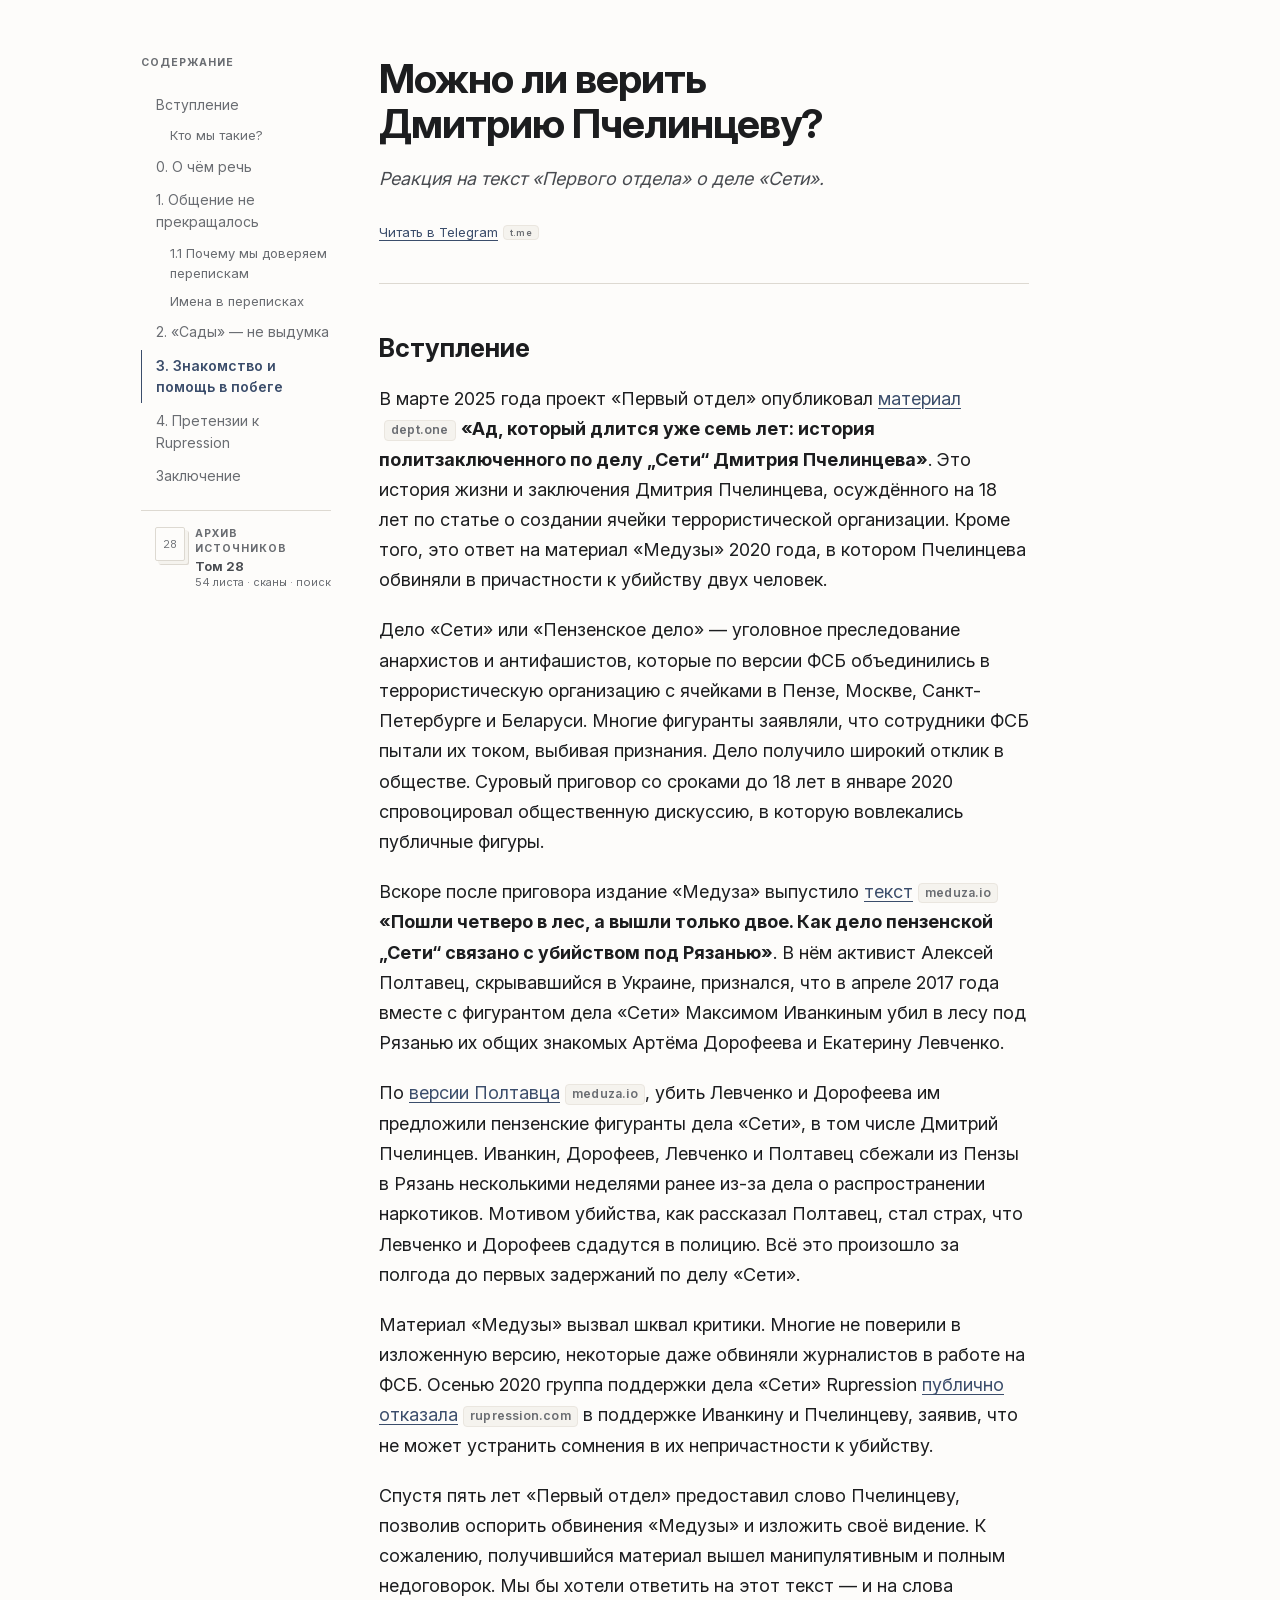
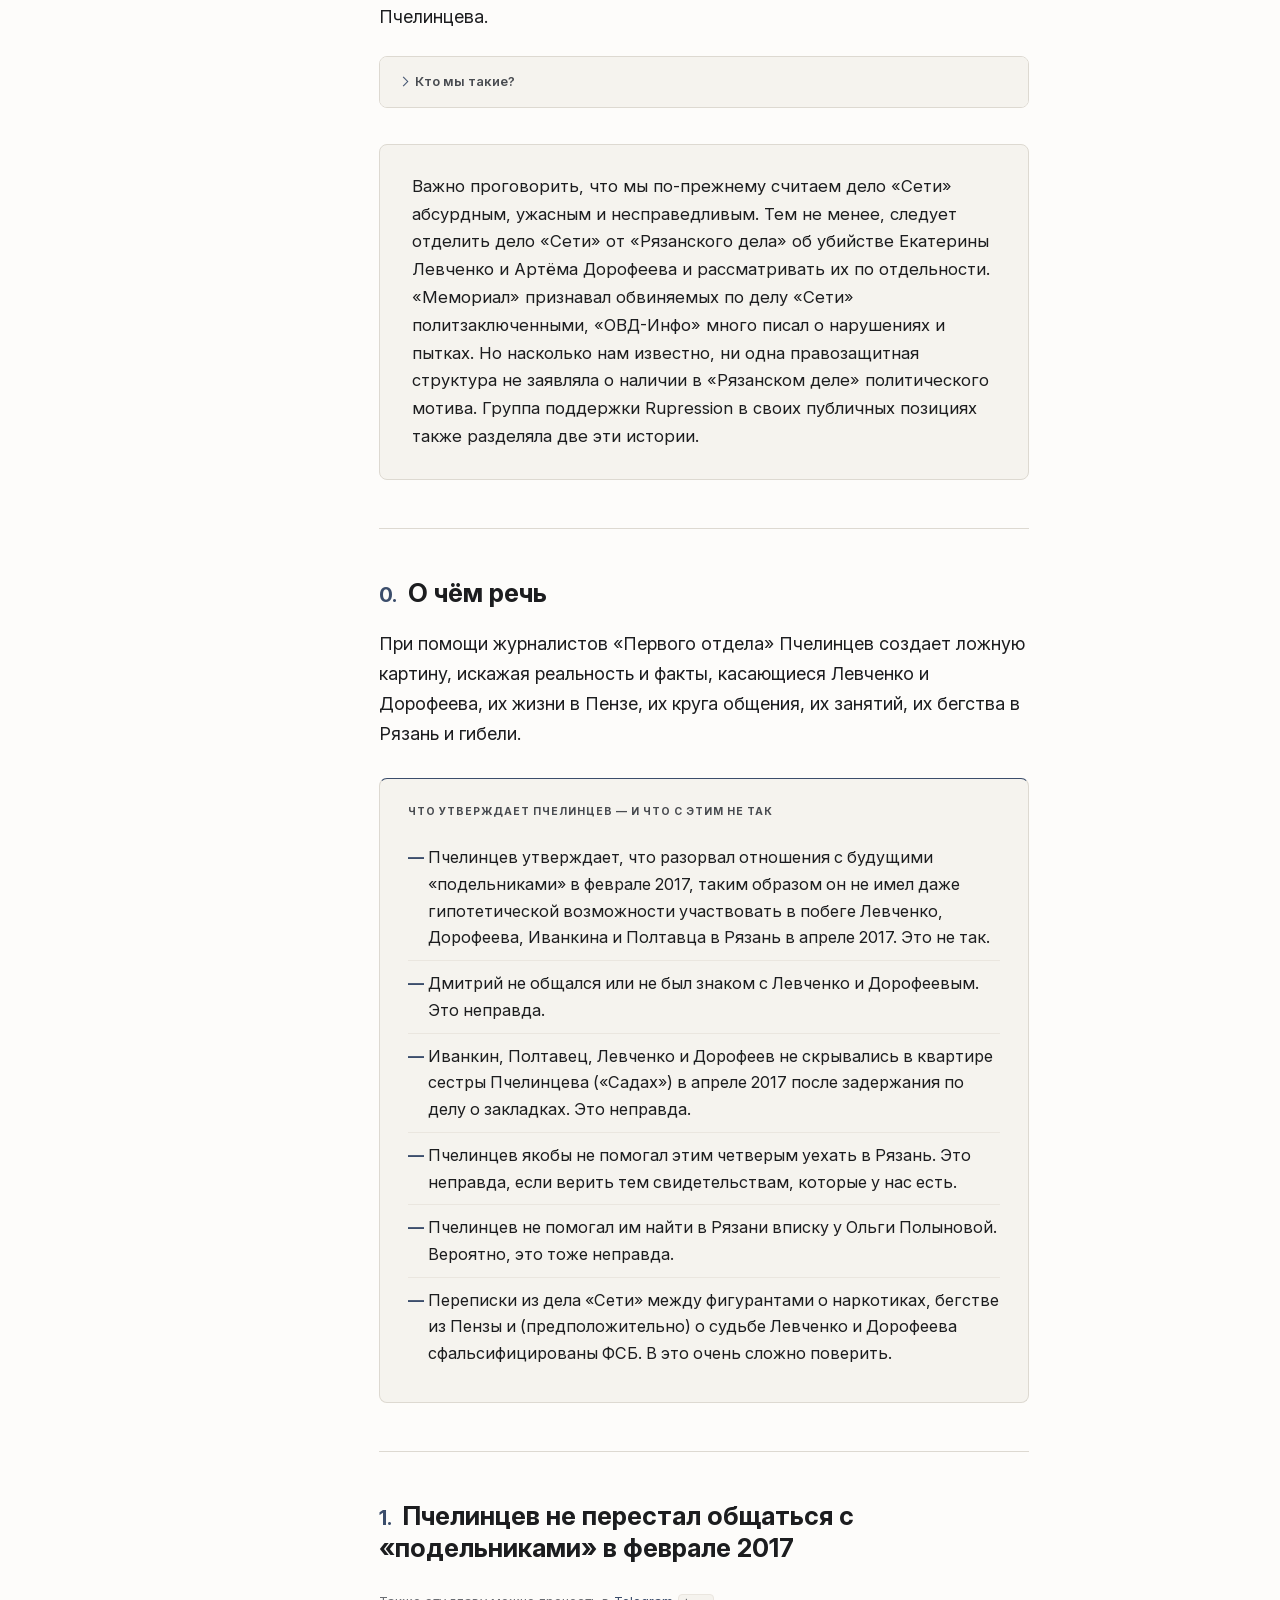
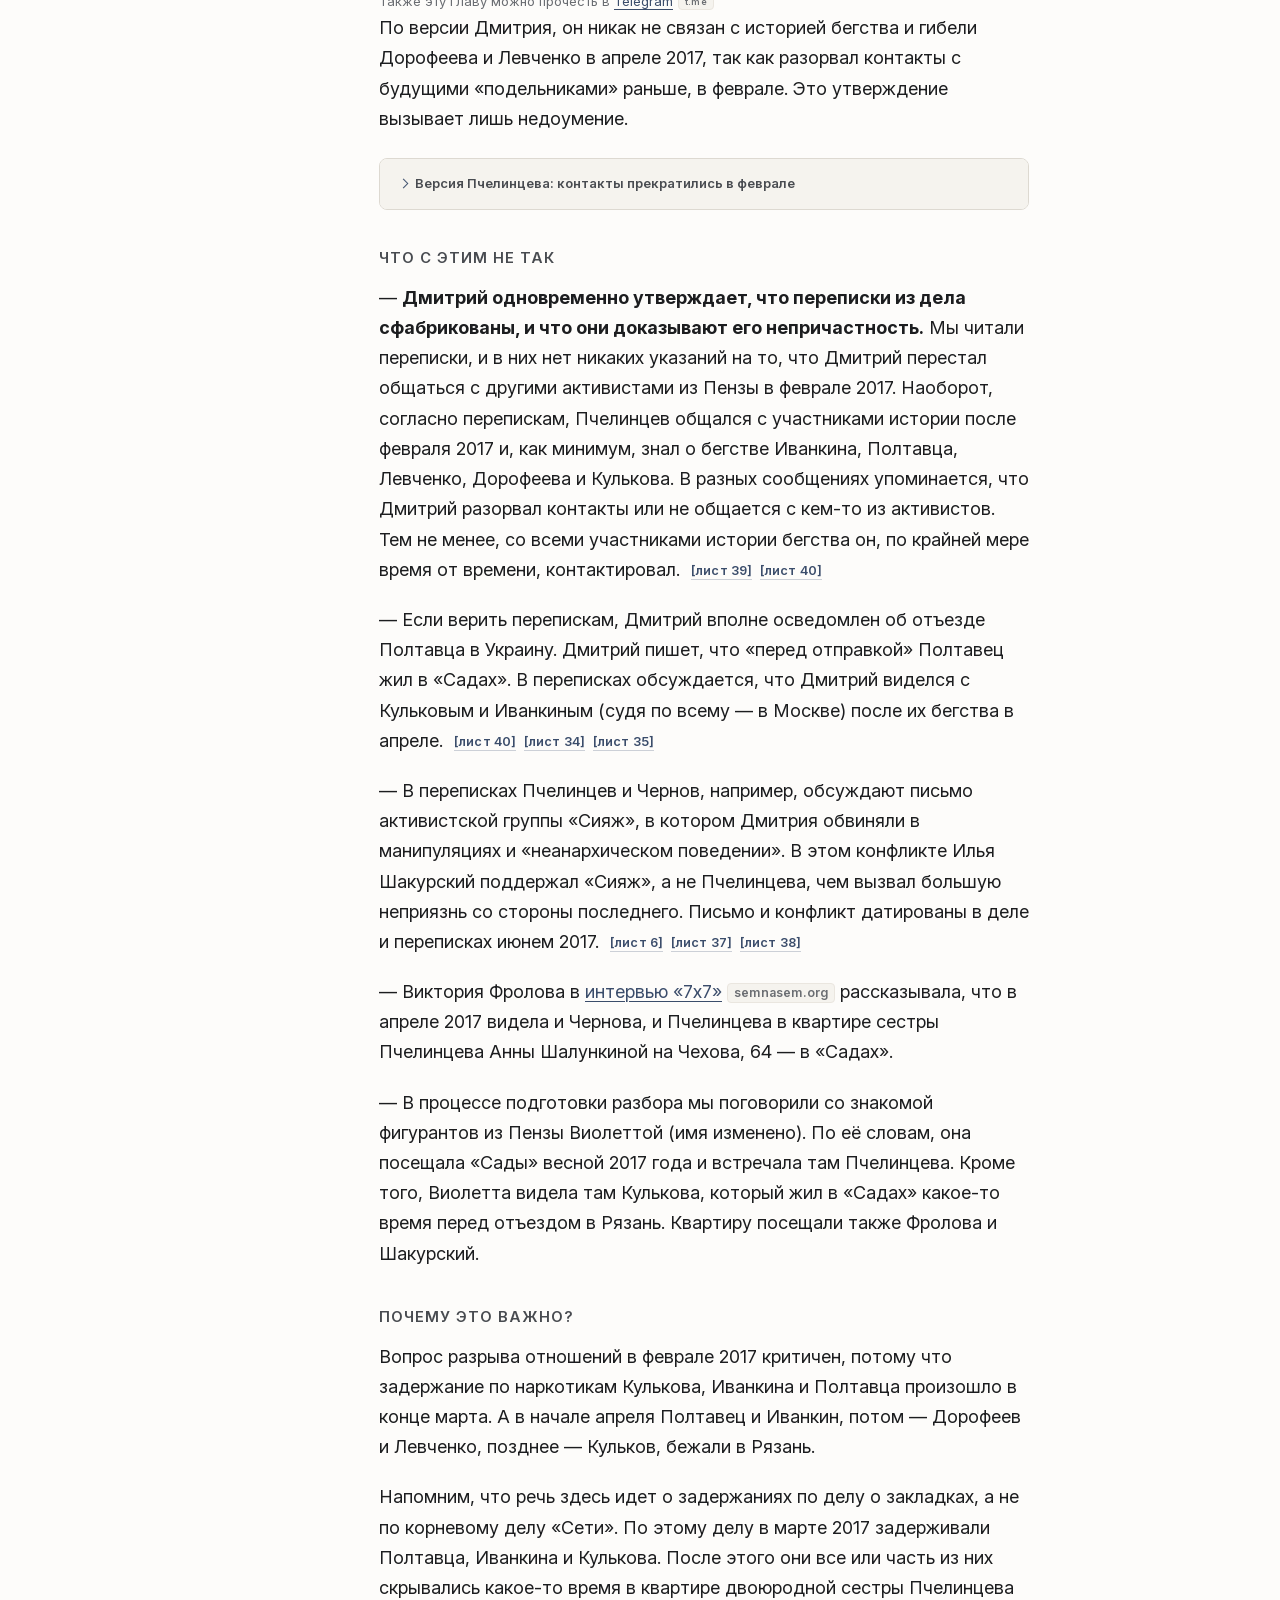
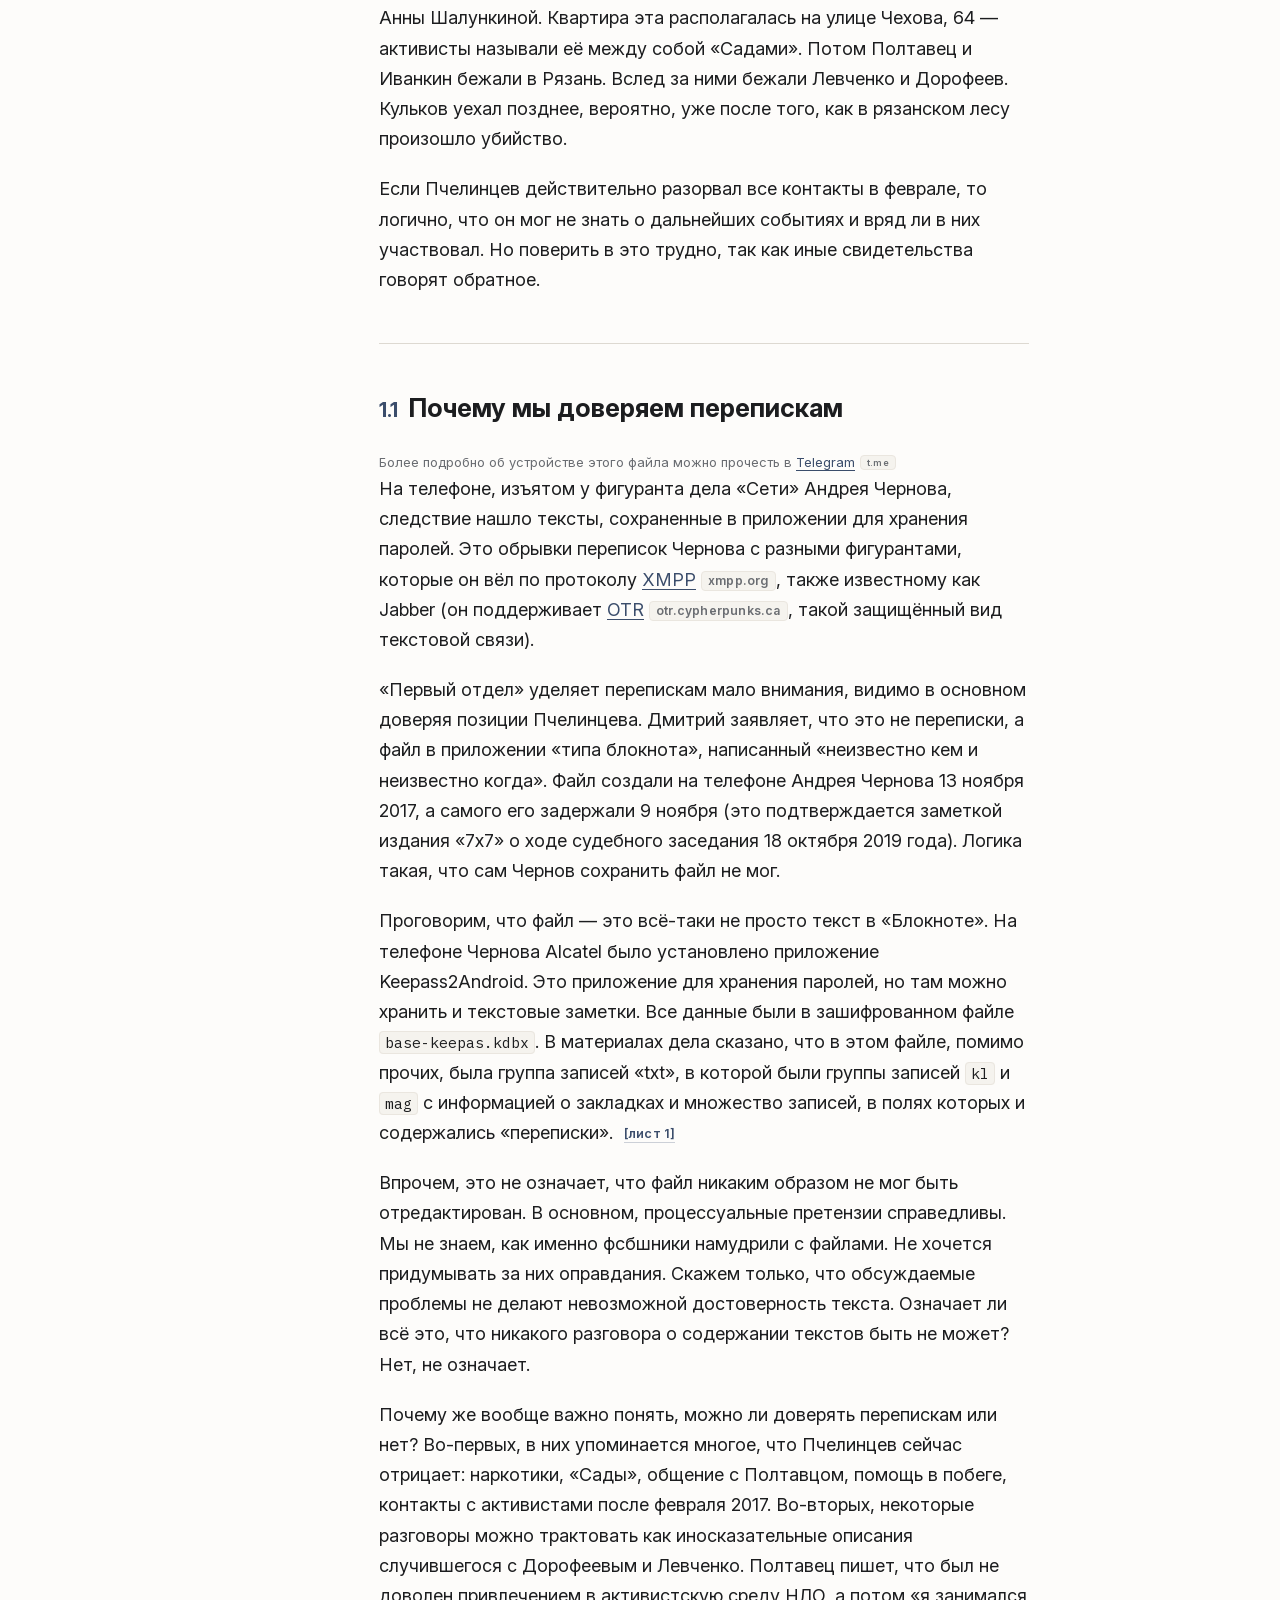
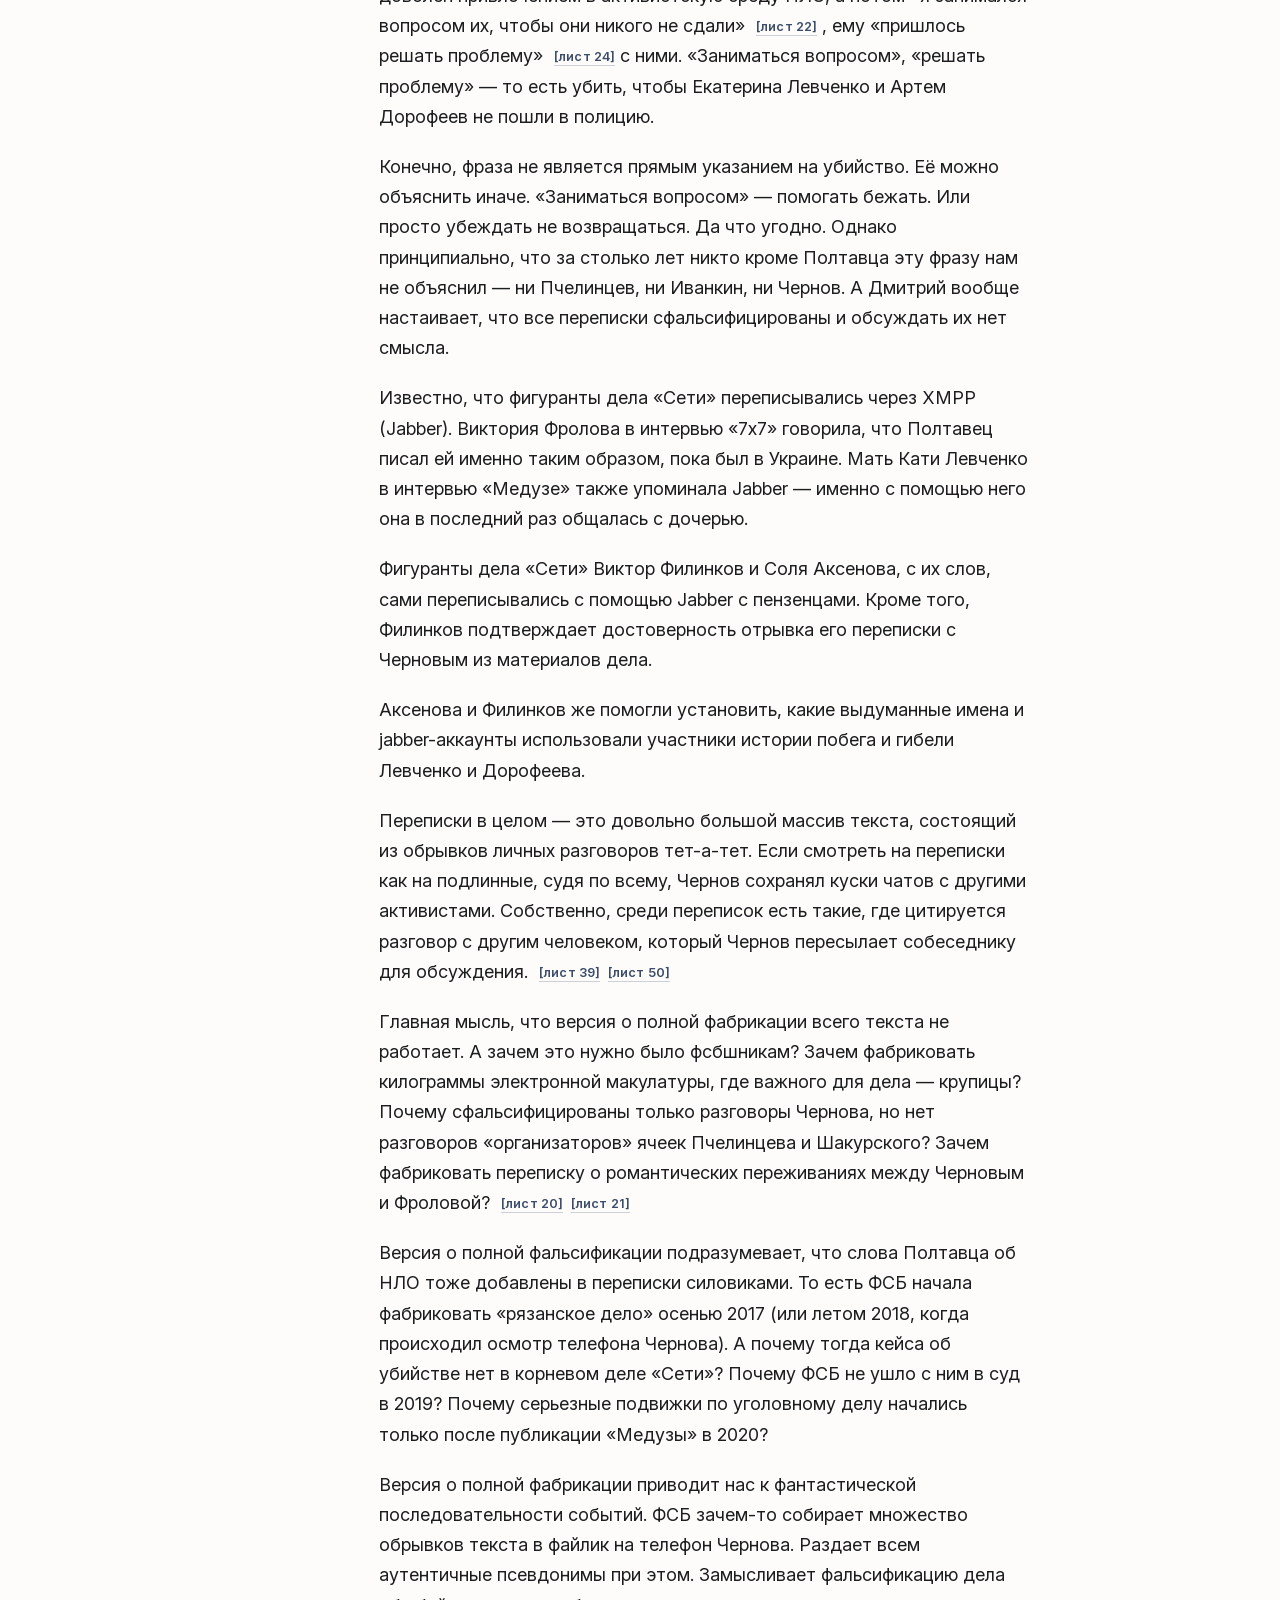
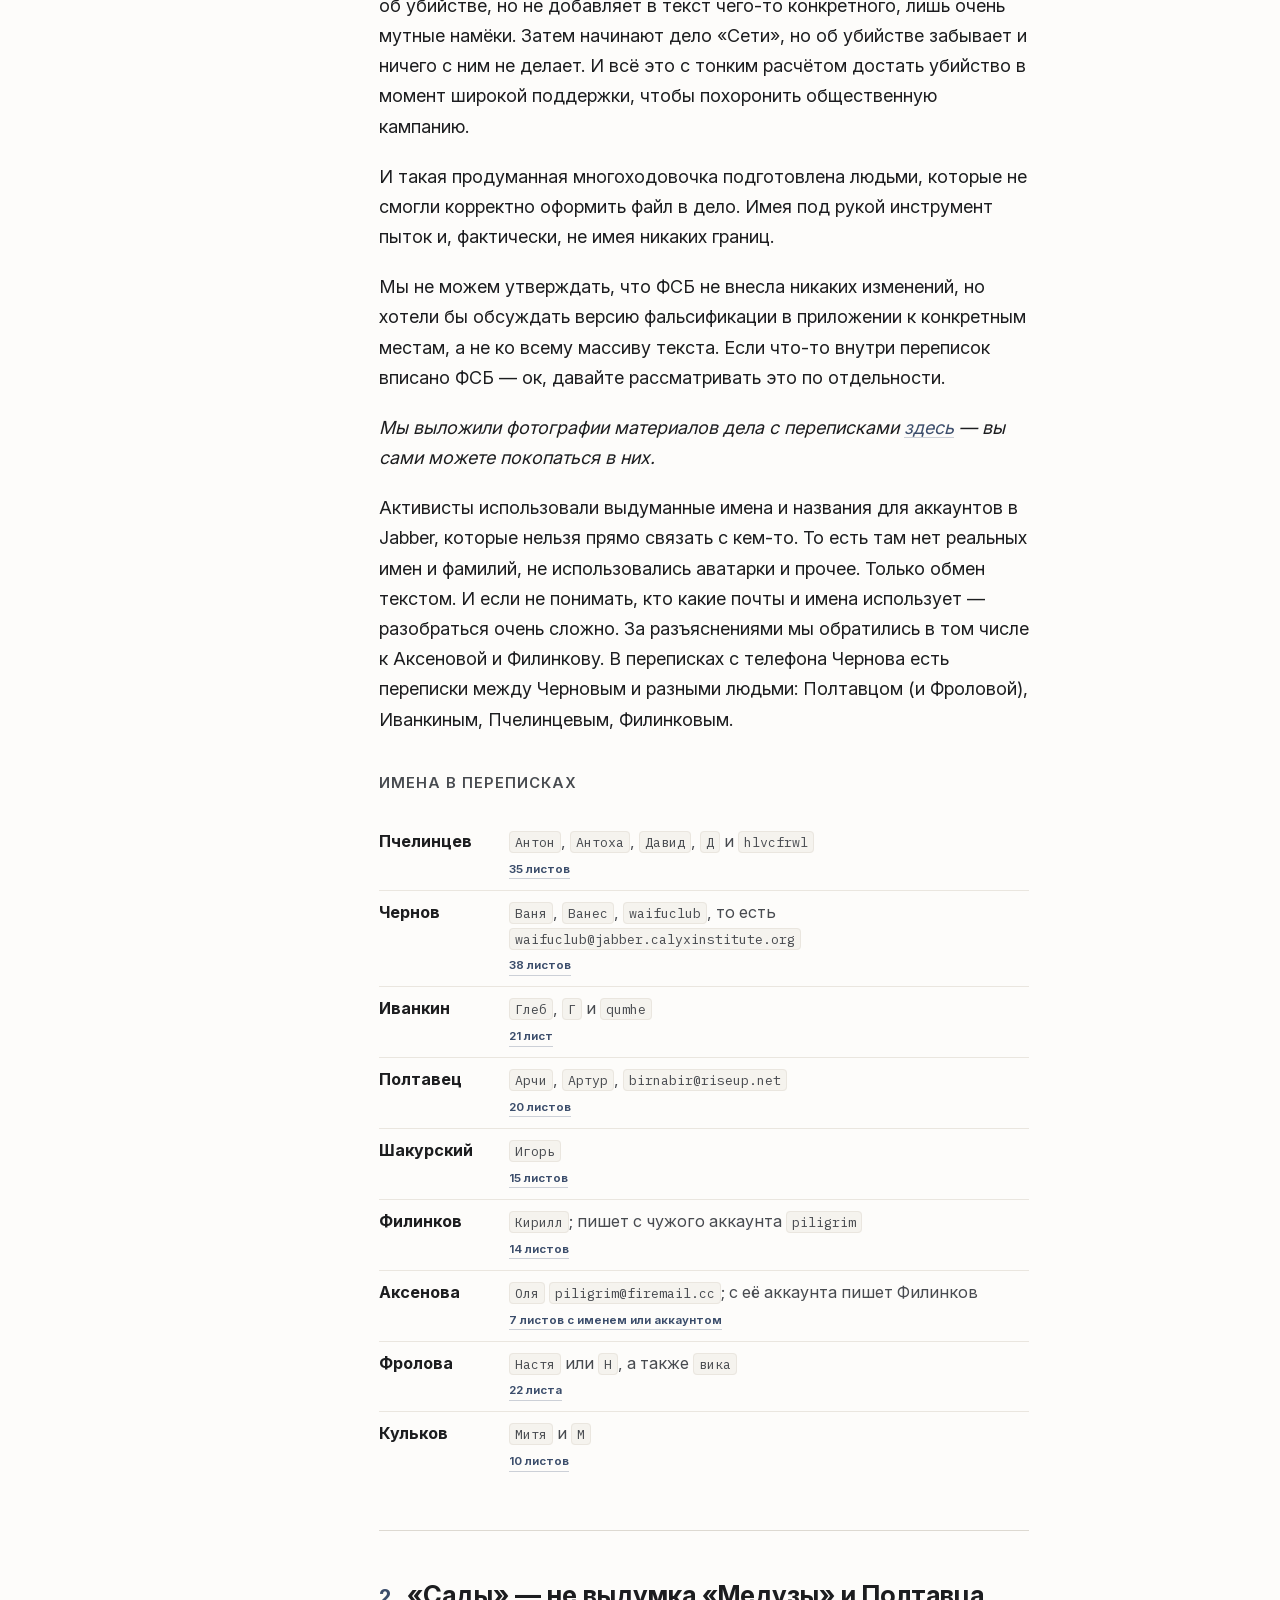
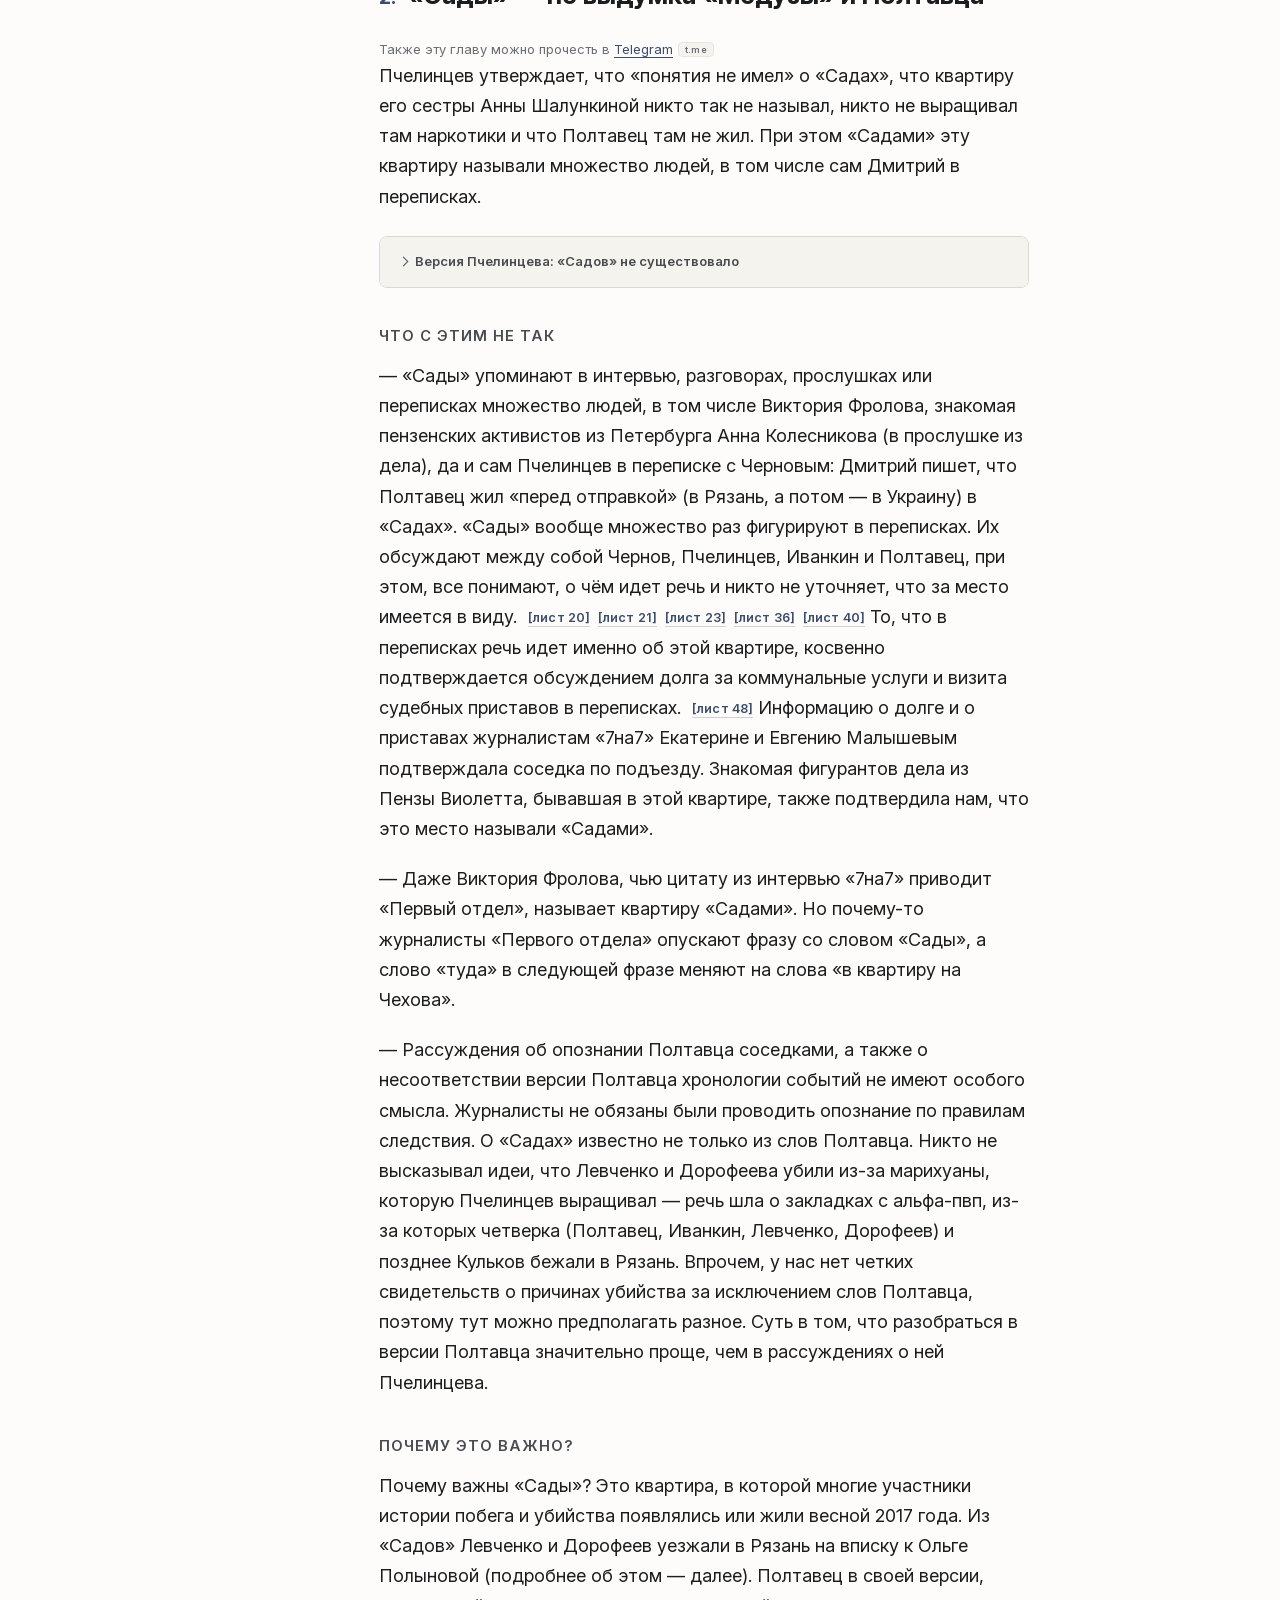
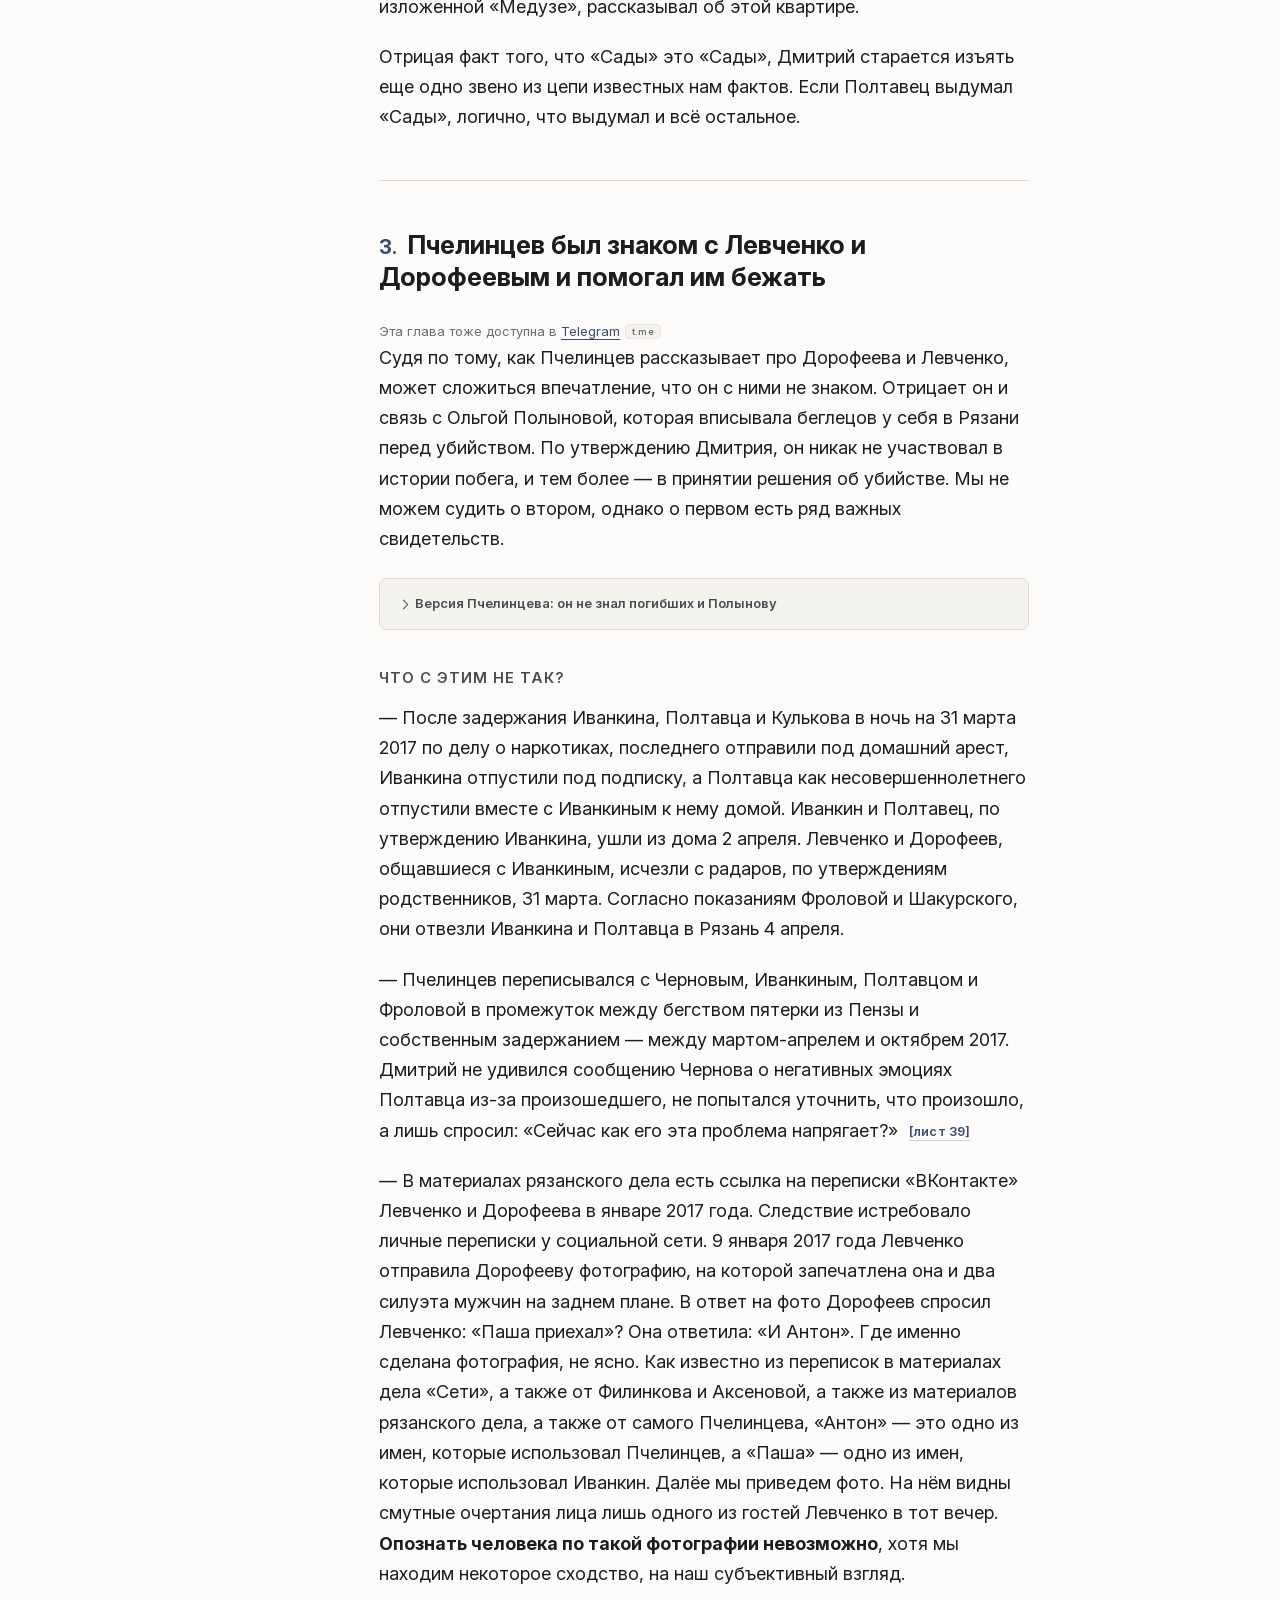
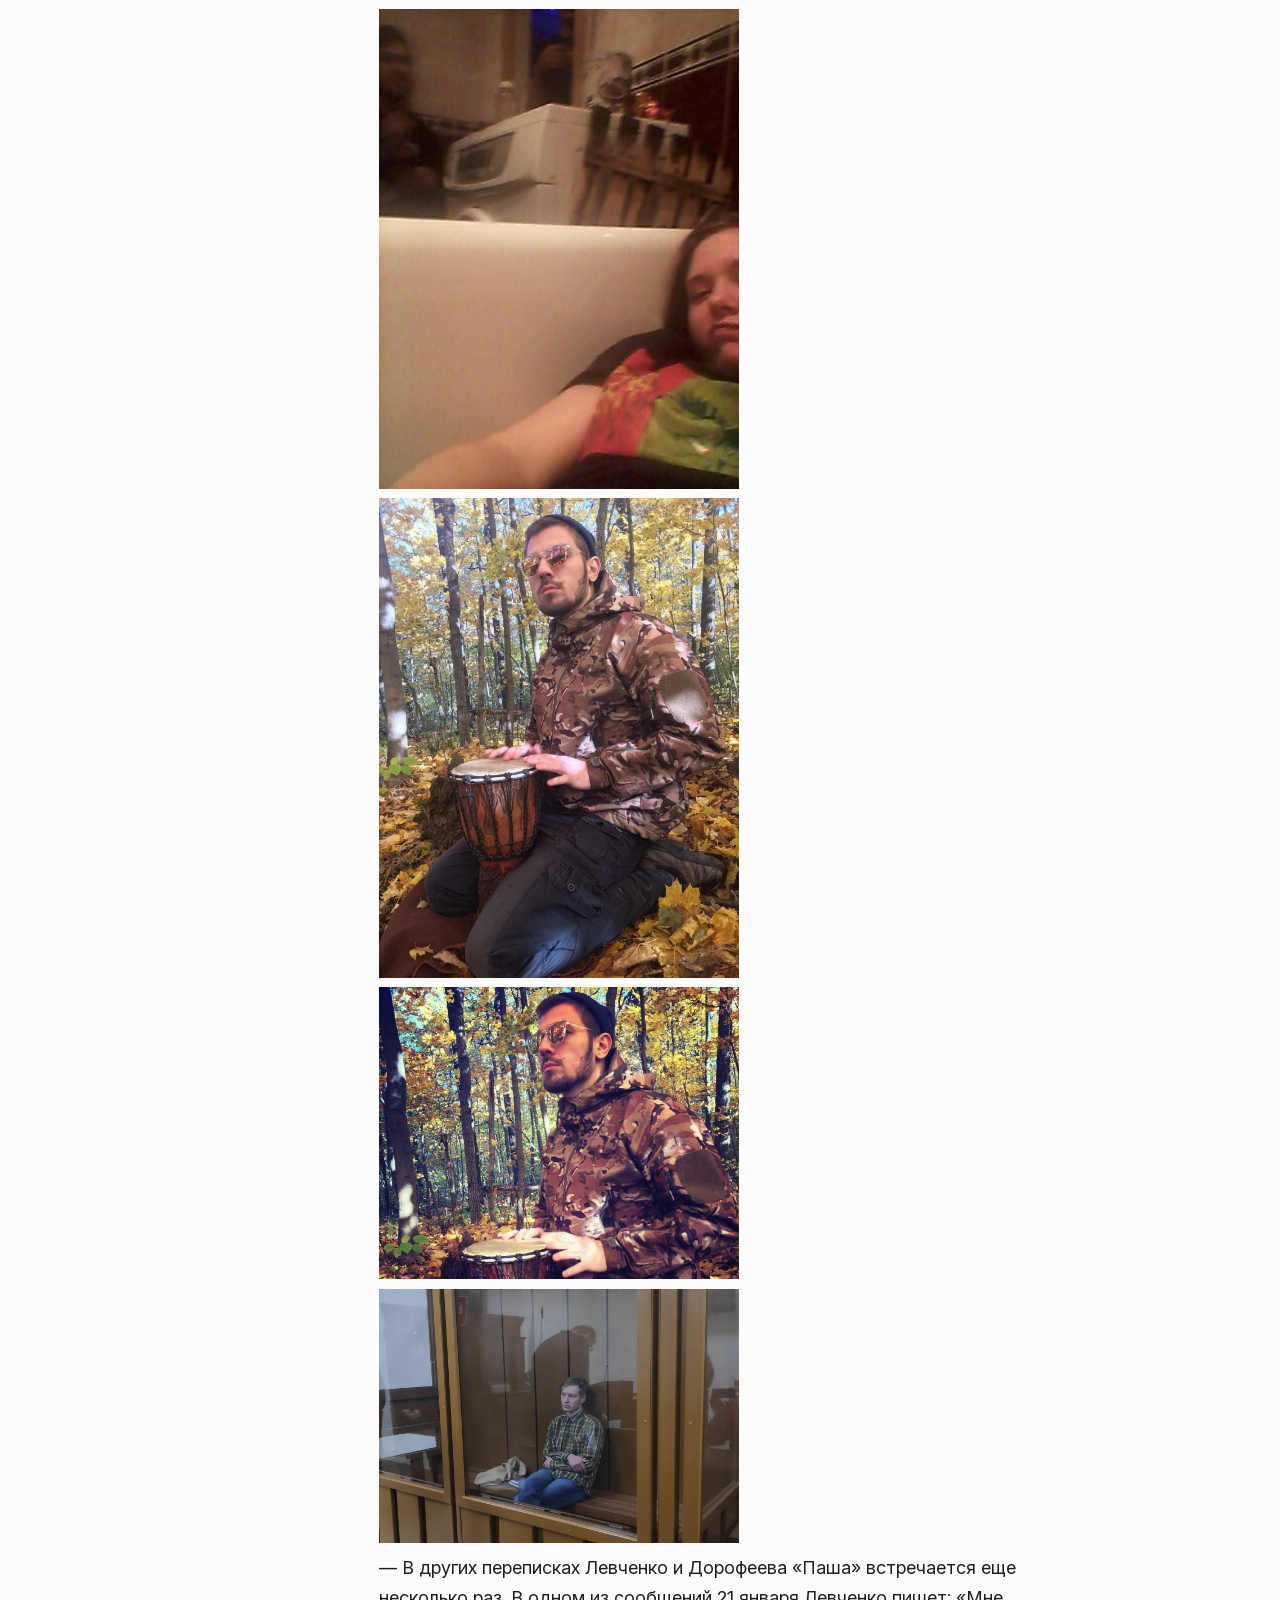
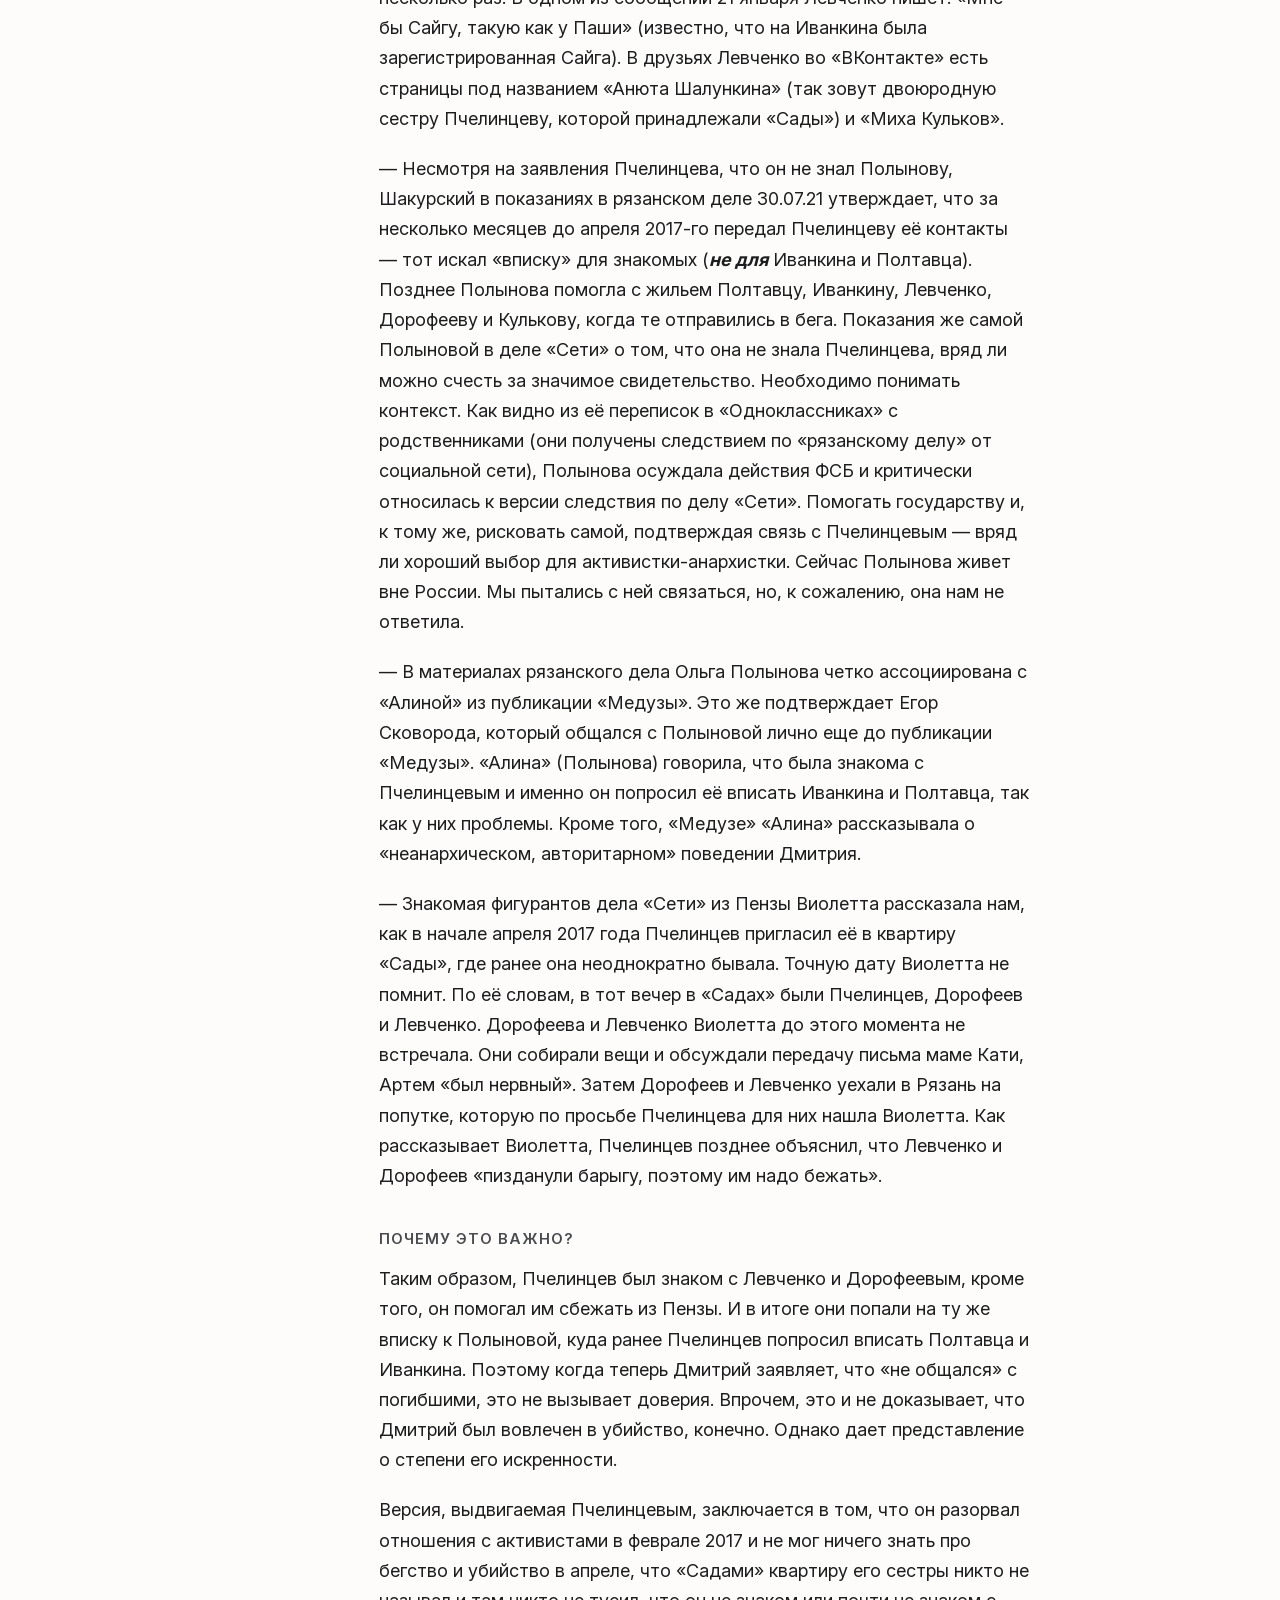
<file: index.html>
<!DOCTYPE html>
<html lang="ru" data-color="slate" data-links="host">

<head>
  <meta charset="UTF-8">
  <meta name="viewport" content="width=device-width, initial-scale=1.0, viewport-fit=cover">
  <meta name="theme-color" content="#FDFCFA">
  <meta name="description" content="Разбор текста «Первого отдела» о деле «Сети» и переписки из материалов дела.">
  <title>Можно ли верить Дмитрию Пчелинцеву?</title>
  <link rel="canonical" href="https://drvnlph.github.io/pisforpensa/">
  <meta property="og:type" content="article">
  <meta property="og:locale" content="ru_RU">
  <meta property="og:site_name" content="Можно ли верить Дмитрию Пчелинцеву?">
  <meta property="og:title" content="Можно ли верить Дмитрию Пчелинцеву?">
  <meta property="og:description"
    content="Разбор текста «Первого отдела» о деле «Сети» и переписки из материалов дела.">
  <meta property="og:url" content="https://drvnlph.github.io/pisforpensa/">
  <meta property="og:image" content="https://drvnlph.github.io/pisforpensa/og.png">
  <meta property="og:image:width" content="1729">
  <meta property="og:image:height" content="910">
  <meta property="og:image:alt" content="Можно ли верить Дмитрию Пчелинцеву? Дело «Сети», том 28.">
  <meta name="twitter:card" content="summary_large_image">
  <link rel="icon" type="image/svg+xml" href="favicon.svg">
  <link rel="icon" href="favicon.ico" sizes="any">
  <link rel="icon" type="image/png" href="favicon.png">
  <link rel="apple-touch-icon" href="apple-touch-icon.png">
  <script src="preferences.js?v=1"></script>
  <link rel="stylesheet" href="fonts.css?v=1">
  <link rel="stylesheet" href="style.css?v=8">
  <noscript>
    <style>
      .toc-inline {
        display: none
      }
    </style>
  </noscript>
</head>

<body>

  <a class="skip-link" href="#article">К тексту</a>

  <div class="progress-bar" id="progressBar"></div>

  <div class="mobile-bar" id="mobileBar" aria-hidden="true" inert>
    <div class="mobile-bar-top">
      <div class="mobile-bar-chapter" id="mobileChapter">Вступление</div>
      <a class="mobile-bar-archive" href="scans.html" aria-label="Открыть сканы тома 28">
        <span class="mobile-bar-archive-volume" aria-hidden="true">28</span>
        <span>Сканы</span>
      </a>
      <button class="mobile-bar-toc" id="mobileBarToc" type="button" aria-label="Оглавление"
        aria-controls="mobileDropdown" aria-expanded="false">§</button>
    </div>
    <div class="mobile-dropdown" id="mobileDropdown" aria-hidden="true" inert>
      <ol class="toc-list" id="tocMobileList"></ol>
    </div>
    <div class="mobile-progress" id="mobileProgress"></div>
  </div>

  <button class="back-to-top" id="backToTop" type="button" aria-label="Наверх"></button>

  <div class="page">
    <aside class="sidebar">
      <nav class="toc-desktop" aria-label="Содержание">
        <div class="toc-label">Содержание</div>
        <!-- ─── Единственный источник оглавления. ───
         app.js собирает из него мобильное меню, встроенное оглавление
         и подписи в мобильной шапке. Редактировать только этот список. -->
        <ol class="toc-list" id="tocDesktopList">
          <li><a href="#intro" class="active">Вступление</a></li>
          <li class="toc-sub"><a href="#who">Кто мы такие?</a></li>
          <li><a href="#about">0. О чём речь</a></li>
          <li><a href="#ch1">1. Общение не прекращалось</a></li>
          <li class="toc-sub"><a href="#trust">1.1 Почему мы доверяем перепискам</a></li>
          <li class="toc-sub"><a href="#names">Имена в переписках</a></li>
          <li><a href="#ch2">2. «Сады» — не выдумка</a></li>
          <li><a href="#ch3">3. Знакомство и помощь в побеге</a></li>
          <li><a href="#ch4">4. Претензии к Rupression</a></li>
          <!-- <li><a href="#ch5">5. Хронология событий</a></li> -->
          <li><a href="#conclusion">Заключение</a></li>
        </ol>
        <a class="toc-archive-link" href="scans.html">
          <span class="toc-archive-volume" aria-hidden="true">28</span>
          <span class="toc-archive-copy">
            <span class="toc-archive-kicker">Архив источников</span>
            <strong>Том 28</strong>
            <span class="toc-archive-meta">54 листа · сканы · поиск</span>
          </span>
        </a>
      </nav>
    </aside>

    <main class="content" id="article">

      <header class="article-header">
        <h1 class="article-title">Можно ли верить Дмитрию&nbsp;Пчелинцеву?</h1>
        <p class="article-subtitle">Реакция на текст «Первого отдела» о деле «Сети».</p>
        <div class="article-meta"><a href="https://t.me/pisforpenza/8">Читать&nbspв&nbspTelegram</a></div>
      </header>
      <nav class="toc-inline" aria-label="Содержание">
        <div class="toc-inline-title">Содержание</div>
        <ol class="toc-inline-list"></ol>
      </nav>

      <section id="intro">
        <h2>Вступление</h2>

        <p>
          В марте 2025 года проект «Первый отдел» опубликовал
          <a href="https://dept.one/story/pchelintsev-in-hell/">материал</a>
          <strong>«Ад, который длится уже семь лет: история политзаключенного по делу
            „Сети“ Дмитрия Пчелинцева»</strong>. Это история жизни и заключения Дмитрия
          Пчелинцева, осуждённого на 18 лет по статье о создании ячейки
          террористической организации. Кроме того, это ответ на материал
          «Медузы» 2020 года, в котором Пчелинцева обвиняли в причастности
          к убийству двух человек.
        </p>

        <p>
          Дело «Сети» или «Пензенское дело» — уголовное преследование анархистов
          и антифашистов, которые по версии ФСБ объединились в террористическую
          организацию с ячейками в Пензе, Москве, Санкт-Петербурге и Беларуси.
          Многие фигуранты заявляли, что сотрудники ФСБ пытали их током, выбивая
          признания. Дело получило широкий отклик в обществе. Суровый приговор
          со сроками до 18 лет в январе 2020 спровоцировал общественную дискуссию,
          в которую вовлекались публичные фигуры.
        </p>

        <p>
          Вскоре после приговора издание «Медуза» выпустило
          <a href="https://meduza.io/feature/2020/02/21/poshli-chetvero-v-les-a-vyshli-tolko-dvoe">текст</a>
          <strong>«Пошли четверо
            в лес, а вышли только двое. Как дело пензенской „Сети“ связано с убийством
            под Рязанью»</strong>. В нём активист Алексей Полтавец, скрывавшийся в Украине,
          признался, что в апреле 2017 года вместе с фигурантом дела «Сети»
          Максимом Иванкиным убил в лесу под Рязанью их общих знакомых Артёма
          Дорофеева и Екатерину Левченко.
        </p>

        <p>
          По <a href="https://meduza.io/feature/2020/03/03/uspel-skazat-izvini-i-vystrelil">версии
            Полтавца</a>, убить Левченко и Дорофеева им предложили пензенские
          фигуранты дела «Сети», в том числе Дмитрий Пчелинцев. Иванкин, Дорофеев,
          Левченко и Полтавец сбежали из Пензы в Рязань несколькими неделями ранее
          из-за дела о распространении наркотиков. Мотивом убийства, как рассказал
          Полтавец, стал страх, что Левченко и Дорофеев сдадутся в полицию. Всё это
          произошло за полгода до первых задержаний по делу «Сети».
        </p>

        <p>
          Материал «Медузы» вызвал шквал критики. Многие не поверили в изложенную
          версию, некоторые даже обвиняли журналистов в работе на ФСБ. Осенью 2020
          группа поддержки дела «Сети» Rupression
          <a
            href="https://rupression.com/2020/11/01/zajavlenie-kollektiva-rupression-o-prekrashhenii-finansovoj-podderzhki-dvuh-figurantov-dela-seti/">публично
            отказала</a> в поддержке
          Иванкину и Пчелинцеву, заявив, что не может устранить сомнения в их
          непричастности к убийству.
        </p>

        <p>
          Спустя пять лет «Первый отдел» предоставил слово Пчелинцеву, позволив
          оспорить обвинения «Медузы» и изложить своё видение. К сожалению,
          получившийся материал вышел манипулятивным и полным недоговорок.
          Мы бы хотели ответить на этот текст — и на слова Пчелинцева.
        </p>
      </section>

      <section>
        <details id="who" class="claim-details">
          <summary>Кто мы такие?</summary>
          <div class="claim-details-body">
            <p>
              Мы — группа людей, которых в своё время вовлекло в гравитацию дела «Сети».
              Некоторые участвовали в группе поддержки: устраивали акции, рассказывали
              о деле на разных площадках, делали и продавали мерч и т.д. Другие писали
              о деле в медиа. Третьи знакомы с фигурантами или сами бывшие фигуранты.
              Мы чувствуем ответственность за создание публичного образа обвиняемых
              по делу «Сети», который не позволил многим поверить в страшную историю
              убийства в рязанском лесу. К сожалению, некоторые из нас содействовали
              формированию идеалистических, оторванных от реальности представлений о
              фигурантах дела.
            </p>
          </div>
        </details>

        <div class="preface">
          <p>
            Важно проговорить, что мы по-прежнему считаем дело «Сети» абсурдным,
            ужасным и несправедливым. Тем не менее, следует отделить дело «Сети»
            от «Рязанского дела» об убийстве Екатерины Левченко и Артёма Дорофеева
            и рассматривать их по отдельности. «Мемориал» признавал обвиняемых
            по делу «Сети» политзаключенными, «ОВД-Инфо» много писал о нарушениях
            и пытках. Но насколько нам известно, ни одна правозащитная структура
            не заявляла о наличии в «Рязанском деле» политического мотива. Группа
            поддержки Rupression в своих публичных позициях также разделяла две
            эти истории.
          </p>
        </div>
      </section>

      <hr class="section-rule">

      <section id="about">
        <h2><span class="chapter-num">0.</span> О чём речь</h2>

        <p>
          При помощи журналистов «Первого отдела» Пчелинцев создает ложную картину,
          искажая реальность и факты, касающиеся Левченко и Дорофеева, их жизни
          в Пензе, их круга общения, их занятий, их бегства в Рязань и гибели.
        </p>

        <div class="framing framing-list">
          <div class="framing-label">Что утверждает Пчелинцев — и что с этим не так</div>
          <ul>
            <li>
              Пчелинцев утверждает, что разорвал отношения с будущими «подельниками»
              в феврале 2017, таким образом он не имел даже гипотетической возможности
              участвовать в побеге Левченко, Дорофеева, Иванкина и Полтавца в Рязань
              в апреле 2017. Это не так.
            </li>
            <li>
              Дмитрий не общался или не был знаком с Левченко и Дорофеевым.
              Это неправда.
            </li>
            <li>
              Иванкин, Полтавец, Левченко и Дорофеев не скрывались в квартире сестры
              Пчелинцева («Садах») в апреле 2017 после задержания по делу о закладках.
              Это неправда.
            </li>
            <li>
              Пчелинцев якобы не помогал этим четверым уехать в Рязань.
              Это неправда, если верить тем свидетельствам, которые
              у нас есть.
            </li>
            <li>
              Пчелинцев не помогал им найти в Рязани вписку у Ольги Полыновой.
              Вероятно, это тоже неправда.
            </li>
            <li>
              Переписки из дела «Сети» между фигурантами о наркотиках, бегстве из Пензы
              и (предположительно) о судьбе Левченко и Дорофеева сфальсифицированы ФСБ.
              В это очень сложно поверить.
            </li>
          </ul>
        </div>
      </section>

      <hr class="section-rule">

      <section id="ch1">
        <h2><span class="chapter-num">1.</span> Пчелинцев не перестал общаться с «подельниками» в феврале 2017</h2>

        <div class="article-meta">Также эту главу можно прочесть в <a href="https://t.me/pisforpenza/18">Telegram</a>
        </div>

        <p>
          По версии Дмитрия, он никак не связан с историей бегства и гибели Дорофеева
          и Левченко в апреле 2017, так как разорвал контакты с будущими
          «подельниками» раньше, в феврале. Это утверждение вызывает лишь недоумение.
        </p>

        <details class="claim-details">
          <summary>Версия Пчелинцева: контакты прекратились в феврале</summary>
          <div class="claim-details-body">
            <p>
              Пчелинцев рассказывает, что «Медуза» зря доверяет перепискам из дела
              «Сети» между фигурантами, так как они были сфабрикованы ФСБ при задержании.
              Но если «верить “чатам”», Дмитрий перестал общаться «со всеми» за
              8 месяцев до «переписки», то есть «минимум» с февраля 2017 Дмитрий
              «не имел ни с кем из фигурантов никаких дел». «Получается, по логике
              „Медузы“, я не мог знать ни о задержаниях, ни об исчезновении, ни об
              убийстве», — говорит Пчелинцев. По его словам, следствие установило,
              что почти со всеми «подельниками» он либо не был знаком, либо не
              общался «якобы с целью конспирации».
              <span class="scan-cites">
                <a class="scan-cite" href="scans.html#39">лист 39</a>
              </span>
            </p>
          </div>
        </details>

        <h3>Что с этим не так</h3>

        <p>
          — <strong>Дмитрий одновременно утверждает, что переписки из дела
            сфабрикованы, и что они доказывают его непричастность.</strong> Мы читали
          переписки, и в них нет никаких указаний на то, что Дмитрий
          перестал общаться с другими активистами из Пензы в феврале 2017. Наоборот,
          согласно перепискам, Пчелинцев общался с участниками истории
          после февраля 2017 и, как минимум, знал о бегстве Иванкина,
          Полтавца, Левченко, Дорофеева и Кулькова. В разных сообщениях упоминается,
          что Дмитрий разорвал контакты или не общается с кем-то из активистов. Тем
          не менее, со всеми участниками истории бегства он, по крайней мере время
          от времени, контактировал.
          <span class="scan-cites">
            <a class="scan-cite" href="scans.html#39">лист 39</a>
            <a class="scan-cite" href="scans.html#40">лист 40</a>
          </span>
        </p>

        <p>
          — Если верить перепискам, Дмитрий вполне осведомлен об отъезде Полтавца
          в Украину. Дмитрий пишет, что «перед отправкой» Полтавец жил в «Садах».
          В переписках обсуждается, что Дмитрий виделся с Кульковым и Иванкиным
          (судя по всему — в Москве) после их бегства в апреле.
          <span class="scan-cites">
            <a class="scan-cite" href="scans.html#40">лист 40</a>
            <a class="scan-cite" href="scans.html#34">лист 34</a>
            <a class="scan-cite" href="scans.html#35">лист 35</a>
          </span>
        </p>

        <p>
          — В переписках Пчелинцев и Чернов, например, обсуждают письмо активистской
          группы «Сияж», в котором Дмитрия обвиняли в манипуляциях и «неанархическом
          поведении». В этом конфликте Илья Шакурский поддержал «Сияж», а не
          Пчелинцева, чем вызвал большую неприязнь со стороны последнего. Письмо и
          конфликт датированы в деле и переписках июнем 2017.
          <span class="scan-cites">
            <a class="scan-cite" href="scans.html#6">лист 6</a>
            <a class="scan-cite" href="scans.html#37">лист 37</a>
            <a class="scan-cite" href="scans.html#38">лист 38</a>
          </span>
        </p>

        <p>
          — Виктория Фролова в <a
            href="https://semnasem.org/articles/2020/05/31/on-rasskazal-mne-druguyu-versiyu-byvshaya-devushka-znakomogo-figurantov-dela-seti-alekseya-poltavca-viktoriya-frolova-o-ego-priznanii-v-ubijstve-zhizni-v-ukraine-i-doprose-v-fsb">интервью
            «7x7»</a> рассказывала, что в апреле 2017 видела
          и Чернова, и Пчелинцева в квартире сестры Пчелинцева Анны Шалункиной
          на Чехова, 64 — в «Садах».
        </p>

        <p>
          — В процессе подготовки разбора мы поговорили со знакомой фигурантов
          из Пензы Виолеттой (имя изменено). По её словам, она посещала «Сады»
          весной 2017 года и встречала там Пчелинцева. Кроме того, Виолетта видела
          там Кулькова, который жил в «Садах» какое-то время перед отъездом в Рязань.
          Квартиру посещали также Фролова и Шакурский.
        </p>

        <h3>Почему это важно?</h3>

        <p>
          Вопрос разрыва отношений в феврале 2017 критичен, потому что задержание
          по наркотикам Кулькова, Иванкина и Полтавца произошло в конце марта.
          А в начале апреля Полтавец и Иванкин, потом — Дорофеев и Левченко,
          позднее — Кульков, бежали в Рязань.
        </p>

        <p>
          Напомним, что речь здесь идет о задержаниях по делу о закладках, а не
          по корневому делу «Сети». По этому делу в марте 2017 задерживали
          Полтавца, Иванкина и Кулькова. После этого они все или часть из них
          скрывались какое-то время в квартире двоюродной сестры Пчелинцева Анны
          Шалункиной. Квартира эта располагалась на улице Чехова, 64 — активисты
          называли её между собой «Садами». Потом Полтавец и Иванкин бежали
          в Рязань. Вслед за ними бежали Левченко и Дорофеев. Кульков уехал
          позднее, вероятно, уже после того, как в рязанском лесу произошло
          убийство.
        </p>

        <p>
          Если Пчелинцев действительно разорвал все контакты в феврале, то логично,
          что он мог не знать о дальнейших событиях и вряд ли в них участвовал.
          Но поверить в это трудно, так как иные свидетельства говорят обратное.
        </p>
      </section>

      <hr class="section-rule">

      <section id="trust">
        <h2><span class="chapter-num">1.1</span> Почему мы доверяем перепискам</h2>

        <div class="article-meta">Более подробно об устройстве этого файла можно прочесть в <a
            href="https://t.me/pisforpenza/27">Telegram</a>
        </div>

        <p>
          На телефоне, изъятом у фигуранта дела «Сети» Андрея Чернова, следствие
          нашло тексты, сохраненные в приложении для хранения паролей. Это обрывки
          переписок Чернова с разными фигурантами, которые он вёл по протоколу <a href="https://xmpp.org/">XMPP</a>,
          также известному как Jabber (он поддерживает <a href="https://otr.cypherpunks.ca/">OTR</a>, такой защищённый
          вид текстовой связи).
        </p>

        <p>
          «Первый отдел» уделяет перепискам мало внимания, видимо в основном доверяя
          позиции Пчелинцева. Дмитрий заявляет, что это не переписки, а файл
          в приложении «типа блокнота», написанный «неизвестно кем и неизвестно
          когда». Файл создали на телефоне Андрея Чернова 13 ноября 2017, а самого
          его задержали 9 ноября (это подтверждается заметкой издания «7x7» о ходе
          судебного заседания 18 октября 2019 года). Логика такая, что сам Чернов
          сохранить файл не мог.
        </p>

        <p>
          Проговорим, что файл — это всё-таки не просто текст в «Блокноте».
          На телефоне Чернова Alcatel было установлено приложение Keepass2Android.
          Это приложение для хранения паролей, но там можно хранить и текстовые
          заметки. Все данные были в зашифрованном файле <code>base-keepas.kdbx</code>.
          В материалах дела сказано, что в этом файле, помимо прочих, была группа
          записей «txt», в которой были группы записей <code>kl</code> и
          <code>mag</code> с информацией о закладках и множество записей, в полях
          которых и содержались «переписки».
          <span class="scan-cites"><a class="scan-cite" href="scans.html#1">лист 1</a></span>
        </p>

        <p>
          Впрочем, это не означает, что файл никаким образом не мог быть
          отредактирован. В основном, процессуальные претензии справедливы. Мы
          не знаем, как именно фсбшники намудрили с файлами. Не хочется придумывать
          за них оправдания. Скажем только, что обсуждаемые проблемы не делают
          невозможной достоверность текста. Означает ли всё это, что никакого
          разговора о содержании текстов быть не может? Нет, не означает.
        </p>

        <p>
          Почему же вообще важно понять, можно ли доверять перепискам или нет?
          Во-первых, в них упоминается многое, что Пчелинцев сейчас отрицает:
          наркотики, «Сады», общение с Полтавцом, помощь в побеге, контакты
          с активистами после февраля 2017. Во-вторых, некоторые разговоры можно
          трактовать как иносказательные описания случившегося с Дорофеевым
          и Левченко. Полтавец пишет, что был не доволен привлечением
          в активистскую среду НЛО, а потом «я занимался вопросом их, чтобы они никого не сдали»
          <span class="scan-cites"><a class="scan-cite" href="scans.html#22">лист 22</a></span>
          , ему «пришлось решать проблему»
          <span class="scan-cites"><a class="scan-cite" href="scans.html#24">лист 24</a></span>
          с ними. «Заниматься вопросом», «решать проблему» — то есть убить, чтобы Екатерина Левченко и Артем Дорофеев не
          пошли в полицию.
        </p>

        <p>
          Конечно, фраза не является прямым указанием на убийство. Её можно объяснить
          иначе. «Заниматься вопросом» — помогать бежать. Или просто убеждать
          не возвращаться. Да что угодно. Однако принципиально, что за столько лет
          никто кроме Полтавца эту фразу нам не объяснил — ни Пчелинцев, ни Иванкин,
          ни Чернов. А Дмитрий вообще настаивает, что все переписки сфальсифицированы
          и обсуждать их нет смысла.
        </p>

        <p>
          Известно, что фигуранты дела «Сети» переписывались через XMPP (Jabber).
          Виктория Фролова в интервью «7x7» говорила, что Полтавец писал ей именно
          таким образом, пока был в Украине. Мать Кати Левченко в интервью «Медузе»
          также упоминала Jabber — именно с помощью него она в последний раз общалась
          с дочерью.
        </p>

        <p>
          Фигуранты дела «Сети» Виктор Филинков и Соля Аксенова, с их слов, сами
          переписывались с помощью Jabber с пензенцами. Кроме того, Филинков
          подтверждает достоверность отрывка его переписки с Черновым из материалов
          дела.
        </p>

        <p>
          Аксенова и Филинков же помогли установить, какие выдуманные имена
          и jabber-аккаунты использовали участники истории побега и гибели Левченко
          и Дорофеева.
        </p>

        <p>
          Переписки в целом — это довольно большой массив текста, состоящий
          из обрывков личных разговоров тет-а-тет. Если смотреть на переписки
          как на подлинные, судя по всему, Чернов сохранял куски чатов с другими
          активистами. Собственно, среди переписок есть такие, где цитируется
          разговор с другим человеком, который Чернов пересылает собеседнику
          для обсуждения.
          <span class="scan-cites"><a class="scan-cite" href="scans.html#39">лист 39</a>
            <a class="scan-cite" href="scans.html#50">лист 50</a></span>
        </p>

        <p>
          Главная мысль, что версия о полной фабрикации всего текста не работает.
          А зачем это нужно было фсбшникам? Зачем фабриковать килограммы электронной
          макулатуры, где важного для дела — крупицы? Почему сфальсифицированы
          только разговоры Чернова, но нет разговоров «организаторов» ячеек
          Пчелинцева и Шакурского? Зачем фабриковать переписку о романтических
          переживаниях между Черновым и Фроловой?
          <span class="scan-cites"><a class="scan-cite" href="scans.html#20">лист 20</a>
            <a class="scan-cite" href="scans.html#21">лист 21</a></span>
        </p>

        <p>
          Версия о полной фальсификации подразумевает, что слова Полтавца об НЛО тоже
          добавлены в переписки силовиками. То есть ФСБ начала фабриковать «рязанское
          дело» осенью 2017 (или летом 2018, когда происходил осмотр телефона
          Чернова). А почему тогда кейса об убийстве нет в корневом деле «Сети»?
          Почему ФСБ не ушло с ним в суд в 2019? Почему серьезные подвижки
          по уголовному делу начались только после публикации «Медузы» в 2020?
        </p>

        <p>
          Версия о полной фабрикации приводит нас к фантастической последовательности
          событий. ФСБ зачем-то собирает множество обрывков текста в файлик
          на телефон Чернова. Раздает всем аутентичные псевдонимы при этом.
          Замысливает фальсификацию дела об убийстве, но не добавляет в текст
          чего-то конкретного, лишь очень мутные намёки. Затем начинают дело «Сети»,
          но об убийстве забывает и ничего с ним не делает. И всё это с тонким
          расчётом достать убийство в момент широкой поддержки, чтобы похоронить
          общественную кампанию.
        </p>

        <p>
          И такая продуманная многоходовочка подготовлена людьми, которые не смогли
          корректно оформить файл в дело. Имея под рукой инструмент пыток и,
          фактически, не имея никаких границ.
        </p>

        <p>
          Мы не можем утверждать, что ФСБ не внесла никаких изменений, но хотели бы
          обсуждать версию фальсификации в приложении к конкретным местам, а не
          ко всему массиву текста. Если что-то внутри переписок вписано ФСБ — ок,
          давайте рассматривать это по отдельности.
        </p>

        <p>
          <em>Мы выложили фотографии материалов дела с переписками
            <a href="scans.html">здесь</a> — вы сами можете покопаться в них.</em>
        </p>

        <p>
          Активисты использовали выдуманные имена и названия для аккаунтов в Jabber,
          которые нельзя прямо связать с кем-то. То есть там нет реальных имен
          и фамилий, не использовались аватарки и прочее. Только обмен текстом.
          И если не понимать, кто какие почты и имена использует — разобраться очень
          сложно. За разъяснениями мы обратились в том числе к Аксеновой
          и Филинкову. В переписках с телефона Чернова есть переписки между Черновым
          и разными людьми: Полтавцом (и Фроловой), Иванкиным, Пчелинцевым,
          Филинковым.
        </p>

        <section class="names-section" id="names">
          <h3>Имена в переписках</h3>

          <dl class="glossary">
            <div class="glossary-item">
              <dt>Пчелинцев</dt>
              <dd>
                <div class="glossary-aliases"><code>Антон</code>, <code>Антоха</code>, <code>Давид</code>,
                  <code>Д</code> и <code>hlvcfrwl</code>
                </div>
                <a class="glossary-all" href="scans.html?person=pchelintsev">35 листов</a>
              </dd>
            </div>
            <div class="glossary-item">
              <dt>Чернов</dt>
              <dd>
                <div class="glossary-aliases"><code>Ваня</code>, <code>Ванес</code>, <code>waifuclub</code>, то есть
                  <code>waifuclub@jabber.calyxinstitute.org</code>
                </div>
                <a class="glossary-all" href="scans.html?person=chernov">38 листов</a>
              </dd>
            </div>
            <div class="glossary-item">
              <dt>Иванкин</dt>
              <dd>
                <div class="glossary-aliases"><code>Глеб</code>, <code>Г</code> и <code>qumhe</code></div>
                <a class="glossary-all" href="scans.html?person=ivankin">21 лист</a>
              </dd>
            </div>
            <div class="glossary-item">
              <dt>Полтавец</dt>
              <dd>
                <div class="glossary-aliases"><code>Арчи</code>, <code>Артур</code>, <code>birnabir@riseup.net</code>
                </div>
                <a class="glossary-all" href="scans.html?person=poltavets">20 листов</a>
              </dd>
            </div>
            <div class="glossary-item">
              <dt>Шакурский</dt>
              <dd>
                <div class="glossary-aliases"><code>Игорь</code></div>
                <a class="glossary-all" href="scans.html?person=shakursky">15 листов</a>
              </dd>
            </div>
            <div class="glossary-item">
              <dt>Филинков</dt>
              <dd>
                <div class="glossary-aliases"><code>Кирилл</code>; пишет с чужого аккаунта
                  <code>piligrim</code>
                </div>
                <a class="glossary-all" href="scans.html?person=filinkov">14 листов</a>
              </dd>
            </div>
            <div class="glossary-item">
              <dt>Аксенова</dt>
              <dd>
                <div class="glossary-aliases"><code>Оля</code> <code>piligrim@firemail.cc</code>; с её аккаунта пишет
                  Филинков</div>
                <a class="glossary-all" href="scans.html?person=aksenova">7 листов с именем или аккаунтом</a>
              </dd>
            </div>
            <div class="glossary-item">
              <dt>Фролова</dt>
              <dd>
                <div class="glossary-aliases"><code>Настя</code> или <code>Н</code>, а также <code>вика</code></div>
                <a class="glossary-all" href="scans.html?person=frolova">22 листа</a>
              </dd>
            </div>
            <div class="glossary-item">
              <dt>Кульков</dt>
              <dd>
                <div class="glossary-aliases"><code>Митя</code> и <code>М</code></div>
                <a class="glossary-all" href="scans.html?person=kulkov">10 листов</a>
              </dd>
            </div>
          </dl>
        </section>
      </section>

      <hr class="section-rule">

      <section id="ch2">
        <h2><span class="chapter-num">2.</span> «Сады» — не выдумка «Медузы» и Полтавца</h2>

        <div class="article-meta">Также эту главу можно прочесть в <a href="https://t.me/pisforpenza/18">Telegram</a>
        </div>

        <p>
          Пчелинцев утверждает, что «понятия не имел» о «Садах», что квартиру его
          сестры Анны Шалункиной никто так не называл, никто не выращивал там
          наркотики и что Полтавец там не жил. При этом «Садами» эту квартиру
          называли множество людей, в том числе сам Дмитрий в переписках.
        </p>

        <details class="claim-details">
          <summary>Версия Пчелинцева: «Садов» не существовало</summary>
          <div class="claim-details-body">
            <p>
              По утверждению Пчелинцева, квартиру его сестры на Чехова, 64, никто
              не называл «Садами», а сам Пчелинцев «понятия не имел ни о каких
              „Садах“». Словам Полтавца о том, что он жил в «Садах», верить нельзя,
              потому что его не попросили описать убранство квартиры.
              Свидетельствам соседок, которые узнали Полтавца на фотографиях, также
              верить нельзя, потому что журналисты «7на7» не провели процессуально
              корректную процедуру опознания. Версии об убийстве Левченко
              и Дорофеева из-за наркотиков тоже верить не следует, так как она —
              часть травли и в ней невозможно разобраться, якобы она
              не соответствует хронологии событий.
            </p>
          </div>
        </details>

        <h3>Что с этим не так</h3>

        <p>
          — «Сады» упоминают в интервью, разговорах, прослушках или переписках
          множество людей, в том числе Виктория Фролова, знакомая пензенских
          активистов из Петербурга Анна Колесникова (в прослушке из дела), да и сам
          Пчелинцев в переписке с Черновым: Дмитрий пишет, что Полтавец жил «перед
          отправкой» (в Рязань, а потом — в Украину) в «Садах». «Сады» вообще
          множество раз фигурируют в переписках. Их обсуждают между собой Чернов,
          Пчелинцев, Иванкин и Полтавец, при этом, все понимают, о чём идет речь
          и никто не уточняет, что за место имеется в виду.
          <span class="scan-cites">
            <a class="scan-cite" href="scans.html#20">лист 20</a>
            <a class="scan-cite" href="scans.html#21">лист 21</a>
            <a class="scan-cite" href="scans.html#23">лист 23</a>
            <a class="scan-cite" href="scans.html#36">лист 36</a>
            <a class="scan-cite" href="scans.html#40">лист 40</a>
          </span>
          То, что в переписках речь идет именно об этой квартире, косвенно подтверждается обсуждением
          долга за коммунальные услуги и визита судебных приставов в переписках.
          <span class="scan-cites">
            <a class="scan-cite" href="scans.html#48">лист 48</a>
          </span>
          Информацию о долге и о приставах журналистам «7на7» Екатерине и Евгению
          Малышевым подтверждала соседка по подъезду. Знакомая фигурантов дела
          из Пензы Виолетта, бывавшая в этой квартире, также подтвердила нам, что
          это место называли «Садами».
        </p>

        <p>
          — Даже Виктория Фролова, чью цитату из интервью «7на7» приводит «Первый
          отдел», называет квартиру «Садами». Но почему-то журналисты «Первого
          отдела» опускают фразу со словом «Сады», а слово «туда» в следующей фразе
          меняют на слова «в квартиру на Чехова».
        </p>

        <p>
          — Рассуждения об опознании Полтавца соседками, а также о несоответствии
          версии Полтавца хронологии событий не имеют особого смысла. Журналисты
          не обязаны были проводить опознание по правилам следствия. О «Садах»
          известно не только из слов Полтавца. Никто не высказывал идеи, что Левченко
          и Дорофеева убили из-за марихуаны, которую Пчелинцев выращивал — речь шла
          о закладках с альфа-пвп, из-за которых четверка (Полтавец, Иванкин,
          Левченко, Дорофеев) и позднее Кульков бежали в Рязань. Впрочем, у нас нет
          четких свидетельств о причинах убийства за исключением слов Полтавца,
          поэтому тут можно предполагать разное. Суть в том, что разобраться в версии
          Полтавца значительно проще, чем в рассуждениях о ней Пчелинцева.
        </p>

        <h3>Почему это важно?</h3>

        <p>
          Почему важны «Сады»? Это квартира, в которой многие участники истории
          побега и убийства появлялись или жили весной 2017 года. Из «Садов»
          Левченко и Дорофеев уезжали в Рязань на вписку к Ольге Полыновой
          (подробнее об этом — далее). Полтавец в своей версии, изложенной
          «Медузе», рассказывал об этой квартире.
        </p>

        <p>
          Отрицая факт того, что «Сады» это «Сады», Дмитрий старается изъять еще
          одно звено из цепи известных нам фактов. Если Полтавец выдумал «Сады»,
          логично, что выдумал и всё остальное.
        </p>
      </section>

      <hr class="section-rule">

      <section id="ch3">
        <h2><span class="chapter-num">3.</span> Пчелинцев был знаком с Левченко и Дорофеевым и помогал им бежать</h2>

        <div class="article-meta">Эта глава тоже доступна в <a href="https://t.me/pisforpenza/52">Telegram</a>
        </div>

        <p>
          Судя по тому, как Пчелинцев рассказывает про Дорофеева и Левченко, может
          сложиться впечатление, что он с ними не знаком. Отрицает он и связь с Ольгой
          Полыновой, которая вписывала беглецов у себя в Рязани перед убийством.
          По утверждению Дмитрия, он никак не участвовал в истории побега, и тем
          более — в принятии решения об убийстве. Мы не можем судить о втором,
          однако о первом есть ряд важных свидетельств.
        </p>

        <details class="claim-details">
          <summary>Версия Пчелинцева: он не знал погибших и Полынову</summary>
          <div class="claim-details-body">
            <p>
              Пчелинцев «не общался» с Дорофеевым и Левченко, а во время
              предполагаемого убийства (вторая половина апреля 2017 года) был
              с умирающим дедушкой. Ольгу Полынову он не знал и узнал о ней только
              во время ознакомления с материалами дела. На допросе по делу «Сети»
              сама Полынова также сообщала, что не знакома с Пчелинцевым.
            </p>
          </div>
        </details>

        <h3>Что с этим не так?</h3>

        <p>
          — После задержания Иванкина, Полтавца и Кулькова в ночь на 31 марта 2017
          по делу о наркотиках, последнего отправили под домашний арест, Иванкина
          отпустили под подписку, а Полтавца как несовершеннолетнего отпустили вместе
          с Иванкиным к нему домой. Иванкин и Полтавец, по утверждению Иванкина,
          ушли из дома 2 апреля. Левченко и Дорофеев, общавшиеся с Иванкиным,
          исчезли с радаров, по утверждениям родственников, 31 марта. Согласно
          показаниям Фроловой и Шакурского, они отвезли Иванкина и Полтавца в Рязань
          4 апреля.
        </p>

        <p>
          — Пчелинцев переписывался с Черновым, Иванкиным, Полтавцом и Фроловой
          в промежуток между бегством пятерки из Пензы и собственным задержанием —
          между мартом-апрелем и октябрем 2017. Дмитрий не удивился сообщению
          Чернова о негативных эмоциях Полтавца из-за произошедшего, не попытался
          уточнить, что произошло, а лишь спросил: «Сейчас как его эта проблема
          напрягает?»
          <span class="scan-cites">
            <a class="scan-cite" href="scans.html#39">лист 39</a>
          </span>
        </p>

        <p>
          — В материалах рязанского дела есть ссылка на переписки «ВКонтакте»
          Левченко и Дорофеева в январе 2017 года. Следствие истребовало личные
          переписки у социальной сети. 9 января 2017 года Левченко отправила
          Дорофееву фотографию, на которой запечатлена она и два силуэта мужчин
          на заднем плане. В ответ на фото Дорофеев спросил Левченко: «Паша
          приехал»? Она ответила: «И Антон». Где именно сделана фотография, не ясно.
          Как известно из переписок в материалах дела «Сети», а также от Филинкова
          и Аксеновой, а также из материалов рязанского дела, а также от самого
          Пчелинцева, «Антон» — это одно из имен, которые использовал Пчелинцев,
          а «Паша» — одно из имен, которые использовал Иванкин. Далёе мы приведем
          фото. На нём видны смутные очертания лица лишь одного из гостей Левченко
          в тот вечер. <strong>Опознать человека по такой фотографии
            невозможно</strong>, хотя мы находим некоторое сходство, на наш субъективный
          взгляд.
        </p>

        <img src="QS6KVnul668.jpg"
          alt="Фотография из переписки Екатерины Левченко и Артёма Дорофеева, на которой предположительно она, Дмитрий Пчелинцев и Максим Иванкин"
          width="360">

        <img src="d_pchelintsev0.jpg" alt="Дмитрий Пчелинцев" width="360">
        <img src="d_pchelintsev1.jpg" alt="Дмитрий Пчелинцев" width="360">
        <img src="m_ivankin0.jpg" alt="Максим Иванкин" width="360">

        <p>
          — В других переписках Левченко и Дорофеева «Паша» встречается еще несколько
          раз. В одном из сообщений 21 января Левченко пишет: «Мне бы Сайгу, такую
          как у Паши» (известно, что на Иванкина была зарегистрированная Сайга).
          В друзьях Левченко во «ВКонтакте» есть страницы под названием «Анюта
          Шалункина» (так зовут двоюродную сестру Пчелинцеву, которой принадлежали
          «Сады») и «Миха Кульков».
        </p>

        <p>
          — Несмотря на заявления Пчелинцева, что он не знал Полынову, Шакурский
          в показаниях в рязанском деле 30.07.21 утверждает, что за несколько месяцев
          до апреля 2017-го передал Пчелинцеву её контакты — тот искал «вписку»
          для знакомых (<strong><em>не для</em></strong> Иванкина и Полтавца).
          Позднее Полынова помогла с жильем Полтавцу, Иванкину, Левченко, Дорофееву
          и Кулькову, когда те отправились в бега. Показания же самой Полыновой
          в деле «Сети» о том, что она не знала Пчелинцева, вряд ли можно счесть
          за значимое свидетельство. Необходимо понимать контекст. Как видно из её
          переписок в «Одноклассниках» с родственниками (они получены следствием
          по «рязанскому делу» от социальной сети), Полынова осуждала действия ФСБ
          и критически относилась к версии следствия по делу «Сети». Помогать
          государству и, к тому же, рисковать самой, подтверждая связь с Пчелинцевым
          — вряд ли хороший выбор для активистки-анархистки. Сейчас Полынова живет
          вне России. Мы пытались с ней связаться, но, к сожалению, она нам
          не ответила.
        </p>

        <p>
          — В материалах рязанского дела Ольга Полынова четко ассоциирована
          с «Алиной» из публикации «Медузы». Это же подтверждает Егор Сковорода,
          который общался с Полыновой лично еще до публикации «Медузы». «Алина»
          (Полынова) говорила, что была знакома с Пчелинцевым и именно он попросил
          её вписать Иванкина и Полтавца, так как у них проблемы. Кроме того,
          «Медузе» «Алина» рассказывала о «неанархическом, авторитарном» поведении
          Дмитрия.
        </p>

        <p>
          — Знакомая фигурантов дела «Сети» из Пензы Виолетта рассказала нам, как
          в начале апреля 2017 года Пчелинцев пригласил её в квартиру «Сады», где
          ранее она неоднократно бывала. Точную дату Виолетта не помнит. По её
          словам, в тот вечер в «Садах» были Пчелинцев, Дорофеев и Левченко.
          Дорофеева и Левченко Виолетта до этого момента не встречала. Они собирали
          вещи и обсуждали передачу письма маме Кати, Артем «был нервный». Затем
          Дорофеев и Левченко уехали в Рязань на попутке, которую по просьбе
          Пчелинцева для них нашла Виолетта. Как рассказывает Виолетта, Пчелинцев
          позднее объяснил, что Левченко и Дорофеев «пизданули барыгу, поэтому им
          надо бежать».
        </p>

        <h3>Почему это важно?</h3>

        <p>
          Таким образом, Пчелинцев был знаком с Левченко и Дорофеевым, кроме того,
          он помогал им сбежать из Пензы. И в итоге они попали на ту же вписку
          к Полыновой, куда ранее Пчелинцев попросил вписать Полтавца и Иванкина.
          Поэтому когда теперь Дмитрий заявляет, что «не общался» с погибшими,
          это не вызывает доверия. Впрочем, это и не доказывает, что Дмитрий был
          вовлечен в убийство, конечно. Однако дает представление о степени его
          искренности.
        </p>

        <p>
          Версия, выдвигаемая Пчелинцевым, заключается в том, что он разорвал отношения
          с активистами в феврале 2017 и не мог ничего знать про бегство
          и убийство в апреле, что «Садами» квартиру его сестры никто не называл
          и там никто не тусил, что он не знаком или почти не знаком с Левченко
          и Дорофеевым, как и с Полыновой. Мы доказываем, что отношения Дмитрий
          не разорвал, квартиру его сестры называли «Садами» и там активисты
          встречались, там были Левченко и Дорофеев перед отъездом в Рязань,
          Пчелинцев был знаком с Полыновой и попросил её вписать Иванкина
          и Полтавца (про Левченко и Дорофеева такое неизвестно, но в итоге они
          оказались на одной вписке).
        </p>
      </section>

      <hr class="section-rule">

      <section id="ch4">
        <h2><span class="chapter-num">4.</span> О претензиях к группе поддержки Rupression</h2>

        <div class="article-meta">В <a href="https://t.me/pisforpenza/61">Telegram</a>
        </div>

        <p>
          В тексте «Первого отдела» Пчелинцев обвиняет группу поддержки в давлении
          и травле из-за попыток выяснить детали истории гибели Левченко
          и Дорофеева. По мнению Дмитрия, группа поддержки не хотела слышать ничего,
          кроме признания и самооговора. Комментируя заявление о публичном отказе
          в поддержке, в своём телеграм-канале Дмитрий пишет, что его бросили
          в самый сложный момент. Пчелинцев считает, что именно группа поддержки
          несет ответственность за приговор по делу об убийстве и за пытки
          в отношении Иванкина.
        </p>

        <p>
          Как мы и писали выше, многие из нас участвовали когда-то в группе поддержке
          фигурантов дела «Сети». Мы не можем говорить от лица всего Rupression,
          так как группа практически не функционирует, однако мы вправе выступить
          в частном порядке.
        </p>

        <p>
          Это будет большой блок с описанием событий, которые на самом деле вторичны
          по отношению к истории гибели Левченко и Дорофеева. Мы коснёмся этой темы,
          потому что искажения, транслируемые Пчелинцевым, помогают плодить
          манипуляции.
        </p>

        <div class="framing">
          <div class="framing-label">Короткая версия</div>
          <p>
            Группа поддержки не требовала самооговора от Пчелинцева и Иванкина.
            Официальное заявление об отказе в поддержке выпустили лишь после
            апелляции на приговор, спустя 8 месяцев после текста «Медузы». Активисты
            несколько раз пытались получить от Пчелинцева и Иванкина честные ответы
            о произошедшем — все разы тщетно. Публичный отказ в поддержке фиксировал
            недоверие, возникшее у группы поддержки к фигурантам. Публикацию «Первого
            отдела» 2025 года невозможно использовать для пересмотра решения Rupression,
            так как она полна лжи и манипуляций.
          </p>
        </div>

        <p>Теперь подробнее.</p>

        <h3>Что такое группа поддержки</h3>

        <p>
          Группа поддержки или коллектив Rupression — это стихийно сформировавшееся
          в 2018 году сообщество активистов, журналистов, правозащитников, а также
          друзей и родственников фигурантов дела «Сети». Участники и участницы
          сообщества занимались множеством разных вещей. Они устраивали акции,
          контактировали с анархистскими коллективами за рубежом, собирали
          и передавали деньги родственникам, проводили благотворительные аукционы,
          носили передачи и т.д.
        </p>

        <p>
          Как и многие подобные сообщества, группа поддержки не имела четких границ.
          В чат время от времени добавлялись новые люди, а другие люди уходили,
          выгорали и т.п. Тебя знает кто-то из состоящих в чате — ты делаешь что-то
          для дела «Сети» — хочешь в чат — добро пожаловать. В этом чате недолго
          состоял и Илья Хесин (информатор «Медузы», которого Пчелинцев считает
          агентом ФСБ).
        </p>

        <p>
          Вероятно, именно Хесин первым задался вопросами о судьбе Левченко
          и Дорофеева. При этом из чата он вскоре удалился и действовал автономно
          от кампании поддержки. Весной 2019-го в Рязани опознали тело Дорофеева,
          и у рязанских следователей появился интерес к пензенским фигурантам дела
          «Сети». Хесина эта тема очень волновала и он обсуждал её с некоторой частью
          людей из группы поддержки. Среди его контактов была, например, двоюродная
          сестра Пчелинцева Анна Шалункина. Именно она задавала Дмитрию первые
          вопросы. Она вместе с активистами группы поддержки тревожилась
          и тяготилась подозрениями. Кроме того, в этом импровизированном
          расследовании участвовала Соля Аксенова (фигурантка дела и жена Виктора
          Филинкова на тот момент).
        </p>

        <p>
          Позднее Пчелинцеву писали с вопросами о Левченко и Дорофееве журналист
          «Медиазоны» Егор Сковорода и еще одна участница группы поддержки, которую
          Дмитрий знал лично еще до ареста (мы с ней поговорили, она пожелала
          остаться анонимной). Дмитрий идентифицировал и Сковороду, и анонимную
          участницу — его ответы начинаются с обращений по имени (фотографии писем
          Пчелинцева есть в нашем распоряжении).
        </p>

        <p>Во всех случаях подразумеваются записки, переданные конфиденциально.</p>

        <p>
          В тексте «Первого отдела» весь процесс, в ходе которого группа поддержки
          задавала вопросы Пчелинцеву, почему-то ассоциирован исключительно
          с Хесиным. Якобы Пчелинцев общался с «Хесиным и его ребятами». Можно
          допустить, что Дмитрий искренне заблуждается, потому что в тот момент его
          коммуникация с миром была сильно затруднена. Коммуникацию от имени группы
          поддержки с Пчелинцевым точно вёл не Хесин. Про каких «Хесина и его ребят»
          Дмитрий говорит сейчас, нам понять трудно.
        </p>

        <p>
          Узнав про дело об убийстве, Rupression с весны 2019 вплоть до лета 2020
          пытался добиться от фигурантов ответов. Сейчас Дмитрий заявляет, что ему
          приходили письма с агрессивными вопросами и ультиматумами. Всё, что мы
          знаем об этих письмах, плохо вяжется с такой характеристикой. Возможно,
          у Дмитрия снова смешались воспоминания о переписке с Хесиным и с другими
          людьми. И Сковорода, и анонимная участница группы поддержки заявляют,
          что переписка с Пчелинцевым с их стороны была вежливой или даже
          доброжелательной.
        </p>

        <h3>Хронология коммуникаций</h3>

        <p>Давайте расставим коммуникации по хронологии.</p>

        <div class="editor-note editor-note-check">
          Дата заседания в оригинале помечена как неподтвержденная.
        </div>

        <p>
          На одном из судебных заседаний [весной 2019 ???] Анна Шалункина спросила
          Пчелинцева: «Каковы риски для Иванкина и для тебя?», подразумевая
          активность рязанских следователей.
        </p>

        <blockquote class="quote quote-prominent">
          <p>Для меня — 0, для Иванкина — 10.</p>
          <cite>Ответ Дмитрия Пчелинцева</cite>
        </blockquote>

        <p>
          Позднее в письме Егору Сковороде Пчелинцев уточнил, что он имел в виду:
          10 для Иванкина — потому что Дорофеев был его другом; 0 для самого Дмитрия
          — потому что тот уверен, что не будет в деле даже свидетелем. Дмитрий писал
          также: «про Артёма знаю мало, он был солевой».
        </p>

        <p>
          Этот случай усилил нарастающие подозрения внутри Rupression. Да, Дмитрий
          вскоре объяснил свой ответ. Но группу поддержки сильно смутила уверенная
          «десятка» для Иванкина. Сейчас Пчелинцев говорит, что знал «меньше» тех,
          кто его спрашивал. Но вот эти «10» в тот момент произвели обратное
          впечатление.
        </p>

        <p>
          В том же письме Сковороде на вопрос о Кате и Артеме Пчелинцев отвечал
          про слова Полтавца: «Полт. несет странности. Он же говорит, что якобы
          убил или организовал (я запутался) убийство парня и девушки. Ни о какой
          девушке нет и речи…».
          В 2019 Rupression не мог с точностью оценить искренность этих рассуждений.
          Сейчас мы знаем, что Дмитрий должен был понимать, о ком именно его
          спрашивают. Отметим, что останки Дорофеева тогда уже опознали, а вот судьба
          Левченко была неизвестна.
        </p>

        <p>
          Группа поддержки предприняла еще несколько попыток выяснить, связаны ли
          фигуранты с рязанской историей. Больше всего писем было написано именно
          Дмитрию, до публикации «Медузы» на вопросы отвечал только он.
        </p>

        <p>
          В ответе на предпоследнее письмо Пчелинцев 19 июля 2019 написал:
          «Мне, честно, нахуй не нужна поддержка людей, которым нужно доказывать,
          что я не верблюд».
          Теперь Пчелинцев утверждает, что передавал это «Хесину и ребятам».
          На самом деле эту фразу Пчелинцев писал именно активистам группы
          поддержки, а не Хесину (который не состоял в чате и не выступал от имени
          коллектива Rupression). В этом письме про верблюда Пчелинцев говорит
          о Хесине в третьем лице — это точно не ответ Хесину, это именно ответ
          группе поддержки с попыткой обвинить Хесина в предубеждении.
        </p>

        <p>
          После фразы про верблюда Дмитрий, в том же письме, вновь
          постарался передать свою версию событий. Точнее, своё полное отрицание
          всех событий.
        </p>

        <p>
          Подробности обсуждений косвенных свидетельств, слухов и слов разных людей,
          происходивших тогда в группе поддержке, мы опустим. Сейчас, когда мы имеем
          комментарии Пчелинцева в публикации «Первого отдела», это уже не так важно.
        </p>

        <h3>Почему отказали в поддержке</h3>

        <p>
          Несмотря на сомнения и подозрения, Rupression не опубликовал информацию
          об судьбе Дорофеева и Левченко. Причиной этому был страх, что обвиняемых
          снова будут пытать. Да и уверенности в причастности не было. Не было
          четкой версии событий.
        </p>

        <p>
          Публикация «Медузы» благодаря признанию Полтавца дала эту версию. Тем
          не менее, сразу после этого группа поддержки выпустила довольно
          <a
            href="https://rupression.com/2020/02/23/zajavlenie-kollektiva-rupression-po-povodu-publikacii-poshli-chetvero-v-les-a-vyshli-tolko-dvoe-o-rassledovanii-svjazi-dela-seti-s-propazhej-i-gibelju-dvuh-molodyh-ljudej-v-rjazanskoj-oblasti/">миролюбивое</a>
          заявление.
        </p>

        <blockquote class="quote quote-source">
          <div class="quote-label">Из заявления Rupression</div>
          <p>
            Коллектив RUPRESSION был шокирован появлением подозрений в убийстве,
            но отсутствие достоверной информации о причастности одних (что актуально
            и на настоящий момент) и уверенность в непричастности других фигурантов
            являются причиной продолжения поддержки. Мы искренне сочувствуем родным
            и близким Екатерины Левченко и Артёма Дорофеева.
          </p>
        </blockquote>

        <p>
          Через несколько дней после «Медузы» в рязанском лесу нашли тело Левченко
          — примерно там же, где ранее нашли Дорофеева. Версия Полтавца получила
          серьезнейшее, хоть и косвенное, подтверждение. После этого Rupression
          предпринял очередную попытку получить ответы на вопросы от пензенских
          фигурантов и передать им очередную порцию вопросов. К этому моменту уже
          произошел обоюдный разрыв с большей частью родственников. С ними группа
          поддержки общалась обычно через Анну Шалункину — та потребовала убрать
          реквизиты пензенцев с сайта Rupression из-за рисков обвинений
          в «финансировании терроризма». Зимой 2020 Анна вышла замуж за Максима
          Иванкина.
        </p>

        <p>
          Последние вопросы летом 2020 Анна Шалункина передавать родственникам
          и фигурантам отказалась. Rupression удалось получить ответ от Ильи
          Шакурского (письмо передавали отдельно). Ответ Шакурского показался группе
          поддержки искренним. Он отрицал обвинения и утверждал, что не причастен
          к гибели людей. Он не говорил, что Хесин и Полтавец всё выдумали.
          Не сетовал, что всё сфальсифицировано ФСБ. В дальнейшем Шакурский дал
          показания по «рязанскому делу». Несмотря на то, что Полтавец упоминал
          Шакурского в числе тех, кто якобы обсуждал убийство Левченко и Дорофеева,
          группа поддержки решила поверить Шакурскому.
        </p>

        <p>
          Заявление об отказе в поддержке Иванкину и Пчелинцеву опубликовали после
          того, как прошла апелляция и основная часть работы адвокатов по делу
          «Сети» была по сути закончена (Rupression передавал деньги на адвокатов,
          собранные международной кампанией поддержки). Через 8 месяцев после
          публикации «Медузы».
        </p>

        <p>
          Почему в решении Rupression упомянуты только Иванкин и Пчелинцев? Потому
          что в этих двух случаях были неустранимые сомнения, отсутствие честной
          коммуникации и не было надежды на изменение ситуации. Учитывались все три
          критерия. В отношении Иванкина было больше всего подозрений и косвенных
          свидетельств, был рассказ Полтавца, который напрямую обвинял Максима
          в соучастии; Максим ничего не объяснял и не рассказывал.
        </p>

        <p>
          В отношении Пчелинцева свидетельств было меньше, однако, группа поддержки
          учитывала его неискренность. Уже тогда казалось, что Дмитрий не
          рассказывает всего, что знает, скрывает информацию, не делится лишним,
          апеллирует к аргументам, которые Rupression считал несостоятельными или
          недостаточными — к фальсификации переписок, к провокации ФСБ, к тому, что
          Полтавец и Хесин врут. Учитывая лидерские качества Дмитрия и его харизму,
          было трудно представить, что он совсем ничего не знал о бегстве четверки
          и Кулькова из Пензы. Группа поддержки учитывала и жесткую позицию
          Шалункиной, которая была связующим звеном. Очевидно, ожидать возобновления
          коммуникации не стоило.
        </p>

        <p>
          В пользу Чернова сыграло то, что его родственники до последнего
          не передавали письма под благовидными предлогами. Была робкая надежда
          на контакт (на момент 2020 года).
        </p>

        <p>
          На самом деле, Rupression всячески пытался сузить круг фигурантов, которых
          пришлось бы упомянуть в заявлении. А что, собственно, стоило делать? Слепо
          верить в невиновность, закрывая глаза на свидетельства? Доверять Дмитрию,
          отрицающему очевидные общеизвестные вещи? Придумать за Максима Иванкина
          версию событий, довериться его словам, что он не был в Рязани, хотя
          множество людей утверждают, что был?
        </p>

        <blockquote class="quote quote-source">
          <div class="quote-label">Из заявления Rupression</div>
          <p>
            Мы попытались найти доказательства их непричастности (в том числе,
            передать фигурантам наши вопросы, чтобы узнать их версию событий). Увы,
            нам не удалось опровергнуть подозрения.
          </p>
        </blockquote>

        <p>
          Группа поддержки не могла расследовать убийство и не могла вынести вердикт.
          О чём она могла действительно рассуждать — так это о степени доверия
          к фигурантам. И принимать решение в зависимости от этого.
        </p>

        <p>
          По мнению Дмитрия, Rupression требовал от него невозможного — доказать свою
          непричастность к убийству. Мы не думаем, что было так уж невозможно честно
          ответить на вопросы о людях, которых ты знал, не пытаться сваливать всё
          на Полтавца и Хесина, а отвечать за свои слова и действия.
        </p>

        <p>
          Люди участвовали в кампании поддержки в соответствии со своими
          представлениями об этике и морали. Для многих даже лишь подозрения
          о причастности к убийству делали такое участие невозможным. Кампания была
          международной, вовлекавшей анархистские группы в разных странах мира.
          Для этой среды соответствие этических установок фигурантов собственным
          этическим установкам было обязательным условием. Rupression был
          ответственен за передачу информации о подобных подозрениях в каналы
          международной кампании.
        </p>

        <p>
          Могли ли активисты довольствоваться презумпцией невиновности? Единого
          мнения не было, но под давлением признания Полтавца, обнаружения останков
          Левченко и полного отсутствия нормальной версии от Иванкина и Пчелинцева
          Rupression решил публично заявить об отказе в поддержке.
        </p>

        <p>
          В тексте «Первого отдела» утверждается, что позднее Пчелинцев и его жена
          Настя обратились к Rupression с просьбой пересмотреть решение. А группа
          поддержки якобы отказала без объяснения причин. Это не совсем так.
          Rupression действительно в некотором роде отказал в пересмотре решения.
          Однако, причины были прозрачно объяснены: коллектив по сути не действует,
          ни у кого нет сил собирать новую коллегию, формулировать новые вопросы,
          анализировать многостраничные ответы Дмитрия. Пчелинцевым предложили
          ответить на вопросы, которые Дмитрию передавали в 2020 через Шалункину
          и адвокатку Оксану Ольгердт (но которые, вероятно, до него так и не дошли).
        </p>

        <p>
          Переписки Насти Пчелинцевой с Rupression участницы Rupression показывали
          журналистке «Первого отдела» Елене Скворцовой. К сожалению, в тексте
          издания они проигнорированы.
        </p>

        <p>
          На вопросы из 2020 Дмитрий так и не ответил. Но после публикации «Первого
          отдела» это уже не важно. Сейчас версия Пчелинцева понятна и мы потратили
          уже много букв на её критику.
        </p>

        <p>
          Подозрения и обвинения в отношении Хесина не снимают вопросов к Дмитрию
          и к тому, как он рассказывает о событиях 2017 года. Хесин — мутный,
          Солопов — пропагандист, Полтавец — лжец, это мы поняли, но как быть
          со всем массивом свидетельств, которые противоречат рассказам Дмитрия?
        </p>

        <p>
          Как быть с тем, что недоверие к Дмитрию у группы поддержки возникло
          не из-за Хесина, а из-за того, как Дмитрий реагировал на вопросы?
        </p>
      </section>

      <hr class="section-rule">

      <!-- <section id="ch5"> -->
      <!--   <h2><span class="chapter-num">5.</span> Доступная хронология событий</h2> -->
      <!--   <div class="editor-note editor-note-gap"> -->
      <!--     В дизайн-системе готов блок <code>.timeline</code> — даты слева, событие -->
      <!--     справа, вертикальная линия с точками. -->
      <!--   </div> -->
      <!-- </section> -->

      <hr class="section-rule">

      <section id="conclusion">
        <h2>Заключение</h2>
        <p>
          Нередко мы встречаем фразу «слова против слов» при описании проблемы гибели Левченко и Дорофеева. Нас такая
          трактовка изумляет. Одни слова — признание Полтавца в убийстве — в основном подтверждаются множеством разных
          свидетельств. Другие же слова — глухое отрицание Иванкина и Пчелинцева — не подтверждаются практически ничем и
          опровергаются множеством свидетельств. Чтобы назвать это «словами против слов» надо очень узко и своеобразно
          смотреть на вещи.
        </p>
        <p>
          Пчелинцев и «Первый отдел» указывают, что Полтавец  — основной свидетель обвинения, фактически, — менял версии
          произошедшего со временем. «Какие-то из этих версий — ложь, следовательно, все эти версии нам дал лжец. Меня
          удивляет, почему люди верят в каждую новую историю, подписанную его именем, как бы сильно она ни отличалась от
          предыдущей», — рассуждает Дмитрий.
        </p>
        <p>
          Возможно, люди верят Полтавцу, потому что именно после текста «Медузы» нашли останки Левченко. Пчелинцев же,
          прекрасно понимая, о ком его спрашивают участники и участницы группы поддержки, отнекивался. Мы могли бы
          разобрать версию Полтавца и сравнить её с рассказом Иванкина о случившемся, но мы не можем, потому что нет
          никакого рассказа Иванкина. Есть лишь абстрактные рассуждения, что всё это провокация ФСБ. И есть слова
          Пчелинцева в тексте «Первого отдела», где он последовательно отрицает вообще всё, что бы его ни связывало с
          бегством Левченко и Дорофеева.
        </p>
        <p>
          Достоверно неизвестно, участвовал ли Дмитрий Пчелинцев в обсуждении убийства Левченко и Дорофеева. Однако
          достоверно установлено, что он лжет почти во всем, что касается истории бегства Левченко, Дорофеева, Иванкина,
          Полтавца и Кулькова в Рязань. Весь текст-оправдание «Первого отдела» построен на манипуляциях и неискренности
          Дмитрия.
        </p>
        <p>
          Пчелинцев — политзаключенный, отбывающий гигантский и несправедливый срок. К сожалению, в попытке отстроится
          от рязанской истории он активно использует свой статус. Отрицая своё участие в истории бегства Левченко и
          Дорофеева, Дмитрий апеллирует к несправедливости дела «Сети», делает вид, словно это одна и та же история
          репрессии.
        </p>
        <p>
          Мы бы хотели, чтобы этот разбор был доступен всем заинтересованным группам и лицам. Если вы знаете кого-то,
          кому это может быть интересно или важно — перешлите им эту страницу.
        </p>
        <p>
          У нас нет цели сделать Дмитрия фигурантом «рязанского дела». Мы хотим развеять ложь. И мы рады, что это дело
          более-менее закончено в процессуальном смысле, а Дмитрию не добавили по нему срок. Дмитрий получил 18 лет по
          ужасному и несправедливому делу «Сети», которое в своё время стало важной частью наших жизней и значительно
          сформировали наши взгляды на мир. 18 лет это катастрофически много.
        </p>
        <p>
          Дмитрий и его жена Настя, как и тысячи других людей, оказались в эпицентре вялотекущей гуманитарной катастрофы
          политических репрессий, разворачивающейся в России. Вне зависимости от моральных качеств Дмитрия и вне
          зависимости от того, насколько справедливы претензии Насти ко всем вокруг о травле и т.д., — они имеют право
          на помощь и поддержку. Но мы уверены, что люди должны оказывать поддержку информировано.
        </p>
        <p>
          Не с опорой на манипулятивный текст «Первого отдела», где создается какая-то альтернативный рукав реальности.
          Но принимая во внимание всю сложность и комплексность истории гибели Левченко и Дорофеева. Принимая и то, что
          если вдруг вы спросите Дмитрия о погибших, он скорее всего солжет вам или сманипулирует вами. Комитмент в этом
          случае, как и во всех других, должен быть чистым и прозрачным.
        </p>
        <p>
          Мы не хотели бы принимать решение за вас. Мы бы хотели, чтобы вы принимали свои решения сами.
        </p>
        <p>
          <i>
            ps Если вы встретили ошибки, несостыковки или вам известные
            дополнительные сведения о событиях, описанных здесь, мы будем рады это с вами обсудить
            в нашем <a href="https://t.me/pisforpenza">канале</a> в Telegram
          </i>
        <p>

      </section>

    </main>
  </div>

  <footer class="settings-footer" aria-labelledby="settingsTitle">
    <div class="settings-inner">
      <div class="settings-title" id="settingsTitle">Настройки отображения</div>
      <div class="settings-row" role="group" aria-labelledby="colorSettingsLabel">
        <span class="ctrl-label" id="colorSettingsLabel">Цвет</span>
        <button class="ctrl-swatch" type="button" data-c="slate" aria-label="Сине-серый" title="Сине-серый"></button>
        <button class="ctrl-swatch" type="button" data-c="olive" aria-label="Оливковый" title="Оливковый"></button>
        <button class="ctrl-swatch" type="button" data-c="charcoal" aria-label="Графит" title="Графит"></button>
        <button class="ctrl-swatch" type="button" data-c="wine" aria-label="Тёмное вино" title="Тёмное вино"></button>
      </div>
      <div class="settings-row" role="group" aria-labelledby="linkSettingsLabel">
        <span class="ctrl-label" id="linkSettingsLabel">Ссылки</span>
        <button class="ctrl-btn ctrl-linkbtn" type="button" data-links="host">Домен</button>
        <button class="ctrl-btn ctrl-linkbtn" type="button" data-links="mark">Маркер</button>
        <button class="ctrl-btn ctrl-linkbtn" type="button" data-links="quiet">Тихо</button>
      </div>
    </div>
  </footer>

  <script src="app.js?v=5"></script>
</body>

</html>
</file>
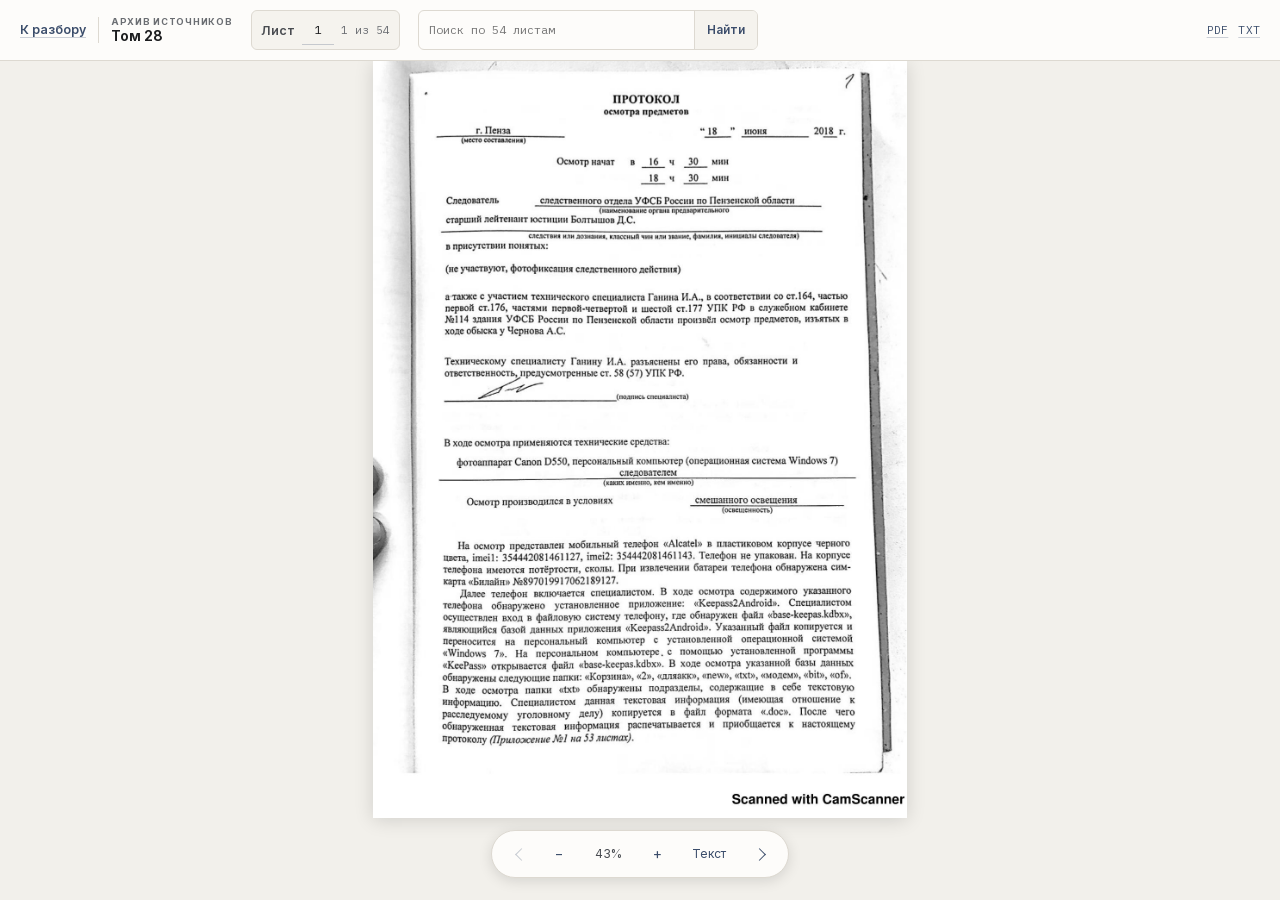
<file: scans.html>
<!DOCTYPE html>
<html lang="ru" data-color="slate" data-links="quiet">

<head>
  <meta charset="UTF-8">
  <meta name="viewport" content="width=device-width, initial-scale=1.0, viewport-fit=cover">
  <meta name="theme-color" content="#FDFCFA">
  <meta name="description"
    content="Том 28 материалов дела «Сети»: 54 скана, ручная расшифровка и полнотекстовый поиск.">
  <title>Том 28 — сканы материалов дела</title>
  <link rel="canonical" href="https://drvnlph.github.io/pisforpensa/scans.html">
  <meta property="og:type" content="website">
  <meta property="og:locale" content="ru_RU">
  <meta property="og:site_name" content="Можно ли верить Дмитрию Пчелинцеву?">
  <meta property="og:title" content="Том 28 — сканы материалов дела">
  <meta property="og:description" content="54 скана, ручная расшифровка и полнотекстовый поиск по тому 28.">
  <meta property="og:url" content="https://drvnlph.github.io/pisforpensa/scans.html">
  <meta property="og:image" content="https://drvnlph.github.io/pisforpensa/og.png">
  <meta property="og:image:width" content="1729">
  <meta property="og:image:height" content="910">
  <meta property="og:image:alt" content="Можно ли верить Дмитрию Пчелинцеву? Дело «Сети», том 28.">
  <meta name="twitter:card" content="summary_large_image">
  <link rel="icon" type="image/svg+xml" href="favicon.svg">
  <link rel="icon" href="favicon.ico" sizes="any">
  <link rel="icon" type="image/png" href="favicon.png">
  <link rel="apple-touch-icon" href="apple-touch-icon.png">
  <script src="preferences.js?v=1"></script>
  <link rel="stylesheet" href="fonts.css?v=1">
  <link rel="stylesheet" href="style.css?v=8">
  <style>
    /* ── Viewer chrome ──────────────────────
   Built on the shared design tokens rather than the old viewer's #111 dark
   shell, so the archive and the article read as one site. */
    html,
    body {
      height: 100%;
      height: 100dvh;
      overflow: hidden;
    }

    body {
      display: flex;
      flex-direction: column;
      font-family: var(--body);
    }

    .viewer-bar {
      display: grid;
      grid-template-columns: max-content max-content minmax(240px, 340px) minmax(12px, 1fr) max-content;
      grid-template-areas: 'identity jump search space downloads';
      align-items: center;
      gap: 10px 18px;
      padding: calc(10px + env(safe-area-inset-top, 0px)) calc(20px + env(safe-area-inset-right, 0px)) 10px calc(20px + env(safe-area-inset-left, 0px));
      background: var(--bg);
      border-bottom: 1px solid var(--border);
      font-family: var(--ui);
      font-size: 12.5px;
      flex-shrink: 0;
    }

    .viewer-identity {
      grid-area: identity;
      display: flex;
      align-items: center;
      gap: 12px;
      white-space: nowrap;
    }

    .viewer-bar .home {
      font-weight: 600;
    }

    .viewer-title {
      padding-left: 12px;
      border-left: 1px solid var(--border);
      line-height: 1.1;
    }

    .viewer-title-kicker {
      display: block;
      color: var(--text-muted);
      font-size: 9px;
      font-weight: 700;
      letter-spacing: .08em;
      text-transform: uppercase;
    }

    .viewer-title h1 {
      margin: 3px 0 0;
      color: var(--text);
      font: 650 14px/1 var(--ui);
    }

    .viewer-downloads {
      grid-area: downloads;
      display: flex;
      align-items: center;
      justify-self: end;
      gap: 10px;
      white-space: nowrap;
      font: 400 11px/1 var(--mono);
      letter-spacing: .02em;
    }

    .page-jump {
      grid-area: jump;
      display: grid;
      grid-template-columns: auto 4ch auto;
      align-items: center;
      gap: 7px;
      min-height: 40px;
      padding: 0 9px;
      border: 1px solid var(--border);
      border-radius: var(--radius-control);
      background: var(--bg-warm);
      color: var(--text-muted);
      font-variant-numeric: tabular-nums;
      white-space: nowrap;
    }

    .page-jump:focus-within {
      border-color: var(--accent);
      box-shadow: 0 0 0 2px var(--accent-faint);
    }

    .page-jump label {
      color: var(--text-secondary);
      font-weight: 600;
    }

    .page-jump input {
      width: 100%;
      height: 30px;
      padding: 0 3px;
      border: 0;
      border-bottom: 1px solid var(--accent-underline);
      border-radius: 0;
      outline: 0;
      color: var(--text);
      background: transparent;
      font: 12px/1 var(--mono);
      text-align: center;
    }

    .page-jump input:focus {
      border-bottom-color: var(--accent);
    }

    .page-jump input[aria-invalid="true"] {
      box-shadow: inset 0 -2px var(--danger);
    }

    .page-ordinal {
      color: var(--text-muted);
      font: 11px/1 var(--mono);
    }

    .archive-search {
      grid-area: search;
      display: flex;
      align-items: stretch;
      width: 100%;
      min-width: 0;
      height: 40px;
      border: 1px solid var(--border);
      border-radius: var(--radius-control);
      background: var(--bg);
      overflow: hidden;
    }

    .archive-search:focus-within {
      border-color: var(--accent);
      box-shadow: 0 0 0 2px var(--accent-faint);
    }

    .archive-search input {
      min-width: 0;
      flex: 1;
      border: 0;
      outline: 0;
      padding: 7px 10px;
      background: transparent;
      color: var(--text);
      font: 12px/1.2 var(--mono);
    }

    .archive-search button {
      border: 0;
      border-left: 1px solid var(--border);
      padding: 0 12px;
      cursor: pointer;
      background: var(--bg-warm);
      color: var(--accent);
      font: 600 12px/1 var(--ui);
    }

    .archive-search button:hover {
      background: var(--accent-faint);
    }

    .viewer-workspace {
      --viewer-controls-clearance: calc(82px + env(safe-area-inset-bottom, 0px));
      position: relative;
      display: flex;
      flex: 1;
      min-width: 0;
      min-height: 0;
      background: var(--archive-canvas);
    }

    .scan-stage {
      position: relative;
      display: flex;
      flex: 1 1 auto;
      min-width: 0;
      min-height: 0;
      overflow: hidden;
    }

    #viewer {
      flex: 1;
      min-width: 0;
      min-height: 0;
      overflow: auto;
      position: relative;
      cursor: grab;
      background: var(--archive-canvas);
      touch-action: none;
      scrollbar-width: thin;
      scrollbar-color: var(--border) var(--archive-canvas);
    }

    #viewer.grabbing {
      cursor: grabbing;
    }

    #img-wrapper {
      display: flex;
      align-items: center;
      justify-content: center;
      width: 100%;
      height: 100%;
      padding-bottom: var(--viewer-controls-clearance);
    }

    #img {
      user-select: none;
      -webkit-user-drag: none;
      box-shadow: 0 2px 18px rgba(0, 0, 0, .14);
      background: var(--paper);
    }

    .controls {
      position: absolute;
      bottom: calc(22px + env(safe-area-inset-bottom, 0px));
      left: 50%;
      transform: translateX(-50%);
      display: flex;
      align-items: center;
      gap: 6px;
      z-index: 20;
      background: var(--bg);
      border: 1px solid var(--border);
      border-radius: 30px;
      padding: 6px 10px;
      box-shadow: 0 3px 14px rgba(0, 0, 0, .12);
    }

    .controls button {
      font-family: var(--ui);
      font-size: 14px;
      line-height: 1;
      cursor: pointer;
      width: 34px;
      height: 34px;
      border-radius: 50%;
      border: 1px solid transparent;
      background: none;
      color: var(--accent);
      display: flex;
      align-items: center;
      justify-content: center;
      transition: background .12s, border-color .12s;
    }

    .controls button:hover:not(:disabled) {
      background: var(--accent-faint);
      border-color: var(--accent);
    }

    .controls button:disabled {
      opacity: .28;
      cursor: not-allowed;
    }

    .controls .text-button {
      width: auto;
      min-width: 58px;
      padding: 0 11px;
      border-radius: 18px;
      font-family: var(--ui);
      font-size: 12px;
    }

    .controls .text-button[aria-pressed="true"] {
      color: var(--on-accent);
      background: var(--accent);
      border-color: var(--accent);
    }

    #zoomLevel {
      width: auto;
      height: 34px;
      padding: 0 8px;
      border-radius: 18px;
      font-family: var(--ui);
      font-size: 12px;
      color: var(--text-secondary);
      min-width: 52px;
      text-align: center;
      font-variant-numeric: tabular-nums;
      cursor: pointer;
      user-select: none;
    }

    /* Load failures used to be swallowed silently, leaving the previous page on
   screen with no indication anything went wrong. */
    #status {
      position: absolute;
      top: 50%;
      left: 50%;
      transform: translate(-50%, -50%);
      font-family: var(--ui);
      font-size: 13px;
      color: var(--text-secondary);
      background: var(--bg);
      border: 1px solid var(--border);
      border-radius: var(--radius-card);
      padding: 12px 18px;
      display: none;
      z-index: 15;
      max-width: 80vw;
      text-align: center;
    }

    #status.error {
      border-color: var(--danger);
      color: var(--danger);
    }

    #transcriptPanel {
      display: none;
      flex: 0 0 clamp(340px, 36vw, 520px);
      flex-direction: column;
      min-width: 0;
      min-height: 0;
      overflow: hidden;
      background: var(--bg);
      border-left: 1px solid var(--border);
    }

    #transcriptPanel.open {
      display: flex;
    }

    #transcriptHeader {
      display: flex;
      align-items: center;
      justify-content: space-between;
      gap: 12px;
      padding: 10px 12px;
      border-bottom: 1px solid var(--border);
      font-family: var(--ui);
      font-size: 12px;
      color: var(--text-secondary);
    }

    #transcriptTitle {
      overflow: hidden;
      text-overflow: ellipsis;
      white-space: nowrap;
    }

    #closeTranscriptBtn {
      flex: 0 0 auto;
      width: 34px;
      height: 34px;
      border: 1px solid transparent;
      border-radius: 50%;
      background: none;
      color: var(--accent);
      font-size: 22px;
      line-height: 1;
      cursor: pointer;
    }

    #closeTranscriptBtn:hover {
      background: var(--accent-faint);
      border-color: var(--accent);
    }

    #transcriptText {
      flex: 1;
      min-height: 0;
      margin: 0;
      padding: 16px;
      overflow: auto;
      color: var(--text);
      background: var(--bg);
      font: 14px/1.55 var(--mono);
      white-space: pre-wrap;
      overflow-wrap: anywhere;
      user-select: text;
    }

    #transcriptText mark {
      background: var(--highlight);
      color: inherit;
      border-radius: 2px;
      padding: 0 1px;
    }

    #searchView {
      flex: 1;
      min-height: 0;
      overflow: auto;
      padding: 14px 16px 18px;
    }

    #searchSummary {
      margin: 0 0 12px;
      color: var(--text-secondary);
      font: 13px/1.45 var(--ui);
    }

    #searchResults {
      list-style: none;
      margin: 0;
      padding: 0;
    }

    .search-result {
      padding: 13px 0;
      border-top: 1px solid var(--border-light);
    }

    .search-result:first-child {
      border-top: 0;
    }

    .search-result-head {
      display: flex;
      align-items: baseline;
      justify-content: space-between;
      gap: 12px;
    }

    .search-result-page {
      font: 650 14px/1.3 var(--ui);
    }

    .search-result-count {
      color: var(--text-muted);
      font: 11px/1.3 var(--mono);
    }

    .search-result-count.is-qualified {
      max-width: 180px;
      text-align: right;
      font-family: var(--ui);
    }

    .search-snippet {
      margin: 7px 0 0;
      color: var(--text-secondary);
      font: 12px/1.5 var(--mono);
      overflow-wrap: anywhere;
    }

    .search-snippet mark {
      background: var(--highlight);
      color: inherit;
      border-radius: 2px;
      padding: 0 1px;
    }

    .search-empty {
      padding: 24px 0;
      color: var(--text-muted);
      font: 13px/1.55 var(--ui);
    }

    .viewer-noscript {
      position: fixed;
      top: 50%;
      left: 50%;
      z-index: 100;
      width: min(420px, calc(100vw - 32px));
      padding: 18px 20px;
      transform: translate(-50%, -50%);
      background: var(--bg);
      color: var(--text-secondary);
      border: 1px solid var(--border);
      border-radius: var(--radius-card);
      box-shadow: 0 6px 24px rgba(0, 0, 0, .12);
      font: 14px/1.5 var(--ui);
    }

    .page-icon {
      display: block;
      width: 9px;
      height: 9px;
      border-color: currentColor;
      border-style: solid;
    }

    .page-icon-prev {
      border-width: 0 0 1.5px 1.5px;
      transform: translateX(2px) rotate(45deg);
    }

    .page-icon-next {
      border-width: 1.5px 1.5px 0 0;
      transform: translateX(-2px) rotate(45deg);
    }

    @media (max-width:880px) {
      .viewer-bar {
        grid-template-columns: minmax(0, 1fr) max-content;
        grid-template-areas: 'identity jump' 'search downloads';
        gap: 8px 10px;
        padding: calc(8px + env(safe-area-inset-top, 0px)) calc(14px + env(safe-area-inset-right, 0px)) 8px calc(14px + env(safe-area-inset-left, 0px));
        font-size: 12px;
      }

      .viewer-identity {
        min-width: 0;
      }

      .archive-search {
        width: 100%;
        min-width: 0;
      }

      .viewer-downloads {
        gap: 10px;
        font-size: 11px;
      }

      .viewer-workspace {
        flex-direction: column;
      }

      #transcriptPanel {
        flex: 0 0 clamp(180px, 42%, 320px);
        border-top: 1px solid var(--border);
        border-left: 0;
      }

      #transcriptText {
        padding-bottom: calc(16px + env(safe-area-inset-bottom, 0px));
      }

      #searchView {
        padding-bottom: calc(18px + env(safe-area-inset-bottom, 0px));
      }
    }

    @media (max-width:640px) {
      .controls {
        bottom: calc(14px + env(safe-area-inset-bottom, 0px));
      }

      .archive-search input::placeholder {
        font-size: 12px;
      }
    }

    @media (max-width:640px),
    (max-height:500px) and (hover:none) and (pointer:coarse) {
      #transcriptPanel {
        position: absolute;
        z-index: 30;
        flex: none;
        inset: 10px calc(10px + env(safe-area-inset-right, 0px)) calc(var(--viewer-controls-clearance) - 10px) calc(10px + env(safe-area-inset-left, 0px));
        border: 1px solid var(--border);
        border-radius: var(--radius-panel);
        box-shadow: 0 14px 42px rgba(0, 0, 0, .2);
      }
    }

    @media (max-width:430px) {
      .viewer-title-kicker {
        display: none;
      }

      .page-jump,
      .archive-search {
        min-height: 44px;
      }
    }

    @media (hover:none) and (pointer:coarse) {

      .page-jump input,
      .archive-search input {
        font-size: 16px;
      }
    }

    @media (max-width:360px) {
      .viewer-bar {
        grid-template-areas: 'identity jump' 'search search' 'downloads downloads';
      }

      .viewer-downloads {
        justify-self: end;
      }
    }
  </style>
</head>

<body>

  <div class="viewer-bar">
    <div class="viewer-identity">
      <a class="home" href="index.html">К разбору</a>
      <div class="viewer-title">
        <span class="viewer-title-kicker">Архив источников</span>
        <h1>Том 28</h1>
      </div>
    </div>
    <form class="page-jump" id="pageJumpForm" aria-label="Перейти к листу" novalidate>
      <label for="pageJumpInput">Лист</label>
      <input id="pageJumpInput" name="page" type="text" inputmode="numeric" pattern="[0-9]*" maxlength="3"
        autocomplete="off" enterkeyhint="go" aria-describedby="pageJumpHint" aria-keyshortcuts="G"
        title="Введите номер листа и нажмите Enter">
      <button class="visually-hidden" type="submit" tabindex="-1">Открыть лист</button>
      <span class="page-ordinal" id="pageOrdinal">—</span>
      <span class="visually-hidden" id="pageJumpHint">
        Введите номер и нажмите Enter
      </span>
    </form>
    <span class="visually-hidden" id="pageAnnouncement" role="status" aria-live="polite" aria-atomic="true"></span>
    <form class="archive-search" id="archiveSearch" role="search">
      <label class="visually-hidden" for="archiveSearchInput">Поиск по расшифровке тома 28</label>
      <input id="archiveSearchInput" name="q" type="search" minlength="2" autocomplete="off"
        placeholder="Поиск по 54 листам" aria-keyshortcuts="/">
      <button type="submit">Найти</button>
    </form>
    <nav class="viewer-downloads" aria-label="Скачать архив">
      <a href="scans/tom-28.pdf" download title="PDF · 54 страницы · 15 МБ"
        aria-label="Скачать PDF, 54 страницы, 15 мегабайт">PDF</a>
      <a href="scans/tom-28.txt" download title="Полная расшифровка"
        aria-label="Скачать полную расшифровку в TXT">TXT</a>
    </nav>
  </div>

  <main class="viewer-workspace">
    <div class="scan-stage">
      <div id="viewer">
        <div id="img-wrapper">
          <img id="img" draggable="false" alt="">
        </div>
        <div id="status" role="status" aria-live="polite"></div>
      </div>

      <div class="controls" role="toolbar" aria-label="Управление сканом">
        <button id="prevBtn" type="button" title="Предыдущая страница" aria-label="Предыдущая страница"
          aria-keyshortcuts="ArrowLeft"><span class="page-icon page-icon-prev" aria-hidden="true"></span></button>
        <button id="zoomOutBtn" type="button" title="Отдалить (−)" aria-label="Отдалить">−</button>
        <button id="zoomLevel" type="button" title="По размеру экрана (F)" aria-label="Вписать скан в экран"
          aria-keyshortcuts="F">100%</button>
        <button id="zoomInBtn" type="button" title="Приблизить (+)" aria-label="Приблизить">+</button>
        <button id="textBtn" class="text-button" type="button" title="Показать текст страницы (T)"
          aria-label="Показать текст страницы" aria-controls="transcriptPanel" aria-pressed="false">Текст</button>
        <button id="nextBtn" type="button" title="Следующая страница" aria-label="Следующая страница"
          aria-keyshortcuts="ArrowRight"><span class="page-icon page-icon-next" aria-hidden="true"></span></button>
      </div>
    </div>

    <aside id="transcriptPanel" aria-hidden="true" aria-labelledby="transcriptTitle" inert>
      <div id="transcriptHeader">
        <span id="transcriptTitle"></span>
        <button id="closeTranscriptBtn" type="button" title="Закрыть текст" aria-label="Закрыть текст">×</button>
      </div>
      <pre id="transcriptText" tabindex="0"></pre>
      <div id="searchView" hidden>
        <p id="searchSummary" role="status" aria-live="polite"></p>
        <ol id="searchResults"></ol>
      </div>
    </aside>
  </main>

  <noscript>
    <p class="viewer-noscript">Интерактивный просмотр требует JavaScript. Можно открыть <a
        href="scans/tom-28.pdf">PDF</a> или <a href="scans/tom-28.txt">полную расшифровку</a>.</p>
  </noscript>

  <script src="scans/transcriptions.js?v=1"></script>
  <script>
    const PAGES = [
      1, 4, 5, 6, 7, 8, 9, 10, 11, 12, 13, 14, 15, 16, 17, 18, 19, 20,
      21, 22, 23, 24, 25, 26, 27, 28, 29, 30, 31, 32, 33, 34, 35, 36, 37,
      38, 39, 40, 41, 42, 43, 44, 45, 46, 47, 48, 49, 50, 51, 52, 53, 54,
      55, 56
    ];
    const SCAN_FILENAME_WIDTH = 3;
    const files = PAGES.map(n =>
      `scans/v28_gray-${String(n + 2).padStart(SCAN_FILENAME_WIDTH, '0')}.jpg`
    );

    const PEOPLE = {
      pchelintsev: {
        label: 'Пчелинцев',
        pages: [6, 7, 8, 19, 20, 21, 22, 23, 24, 26, 27, 28, 30, 34, 35, 36, 37, 38, 39, 40, 41, 42, 43, 44, 45, 46, 47, 48, 49, 50, 51, 52, 53, 54, 56],
        terms: ['антон', 'антох', 'давид', 'hlvcfrwl', 'д'],
        summary: '35 листов'
      },
      chernov: {
        label: 'Чернов',
        pages: [1, 19, 20, 21, 22, 23, 24, 25, 26, 27, 28, 29, 30, 31, 32, 33, 34, 35, 36, 37, 38, 39, 40, 41, 42, 43, 44, 45, 46, 47, 48, 49, 50, 51, 52, 53, 54, 55],
        terms: ['ваня', 'ванес', 'waifuclub'],
        continuationPages: [19, 51],
        continuationLabel: 'продолжение записи',
        summary: '38 листов'
      },
      ivankin: {
        label: 'Иванкин',
        pages: [18, 20, 21, 22, 23, 24, 25, 27, 28, 29, 30, 31, 32, 33, 34, 35, 36, 38, 39, 40, 54],
        terms: ['глеб', 'qumhe', 'г'],
        summary: '21 лист'
      },
      poltavets: {
        label: 'Полтавец',
        pages: [17, 20, 21, 22, 23, 24, 25, 26, 27, 37, 38, 39, 40, 46, 49, 50, 51, 52, 53, 54],
        terms: ['арчи', 'артур', 'birnabir'],
        summary: '20 листов'
      },
      shakursky: {
        label: 'Шакурский',
        pages: [4, 26, 27, 37, 38, 39, 42, 44, 45, 46, 49, 50, 52, 53, 54],
        terms: ['шакур', 'игор'],
        summary: '15 листов'
      },
      filinkov: {
        label: 'Филинков',
        pages: [5, 9, 21, 23, 28, 37, 43, 49, 50, 51, 52, 53, 54, 55],
        terms: ['кирилл', 'piligrim'],
        continuationPages: [50, 53, 54, 55],
        continuationLabel: 'продолжение разговора с Кириллом',
        summary: '14 листов'
      },
      aksenova: {
        label: 'Аксенова',
        pages: [12, 49, 50, 52, 53, 54, 55],
        terms: ['оля', 'соля', 'соли', 'piligrim'],
        accountLabel: 'с аккаунта Аксеновой пишет Филинков',
      },
      frolova: {
        label: 'Фролова',
        pages: [7, 19, 20, 21, 22, 24, 26, 27, 28, 38, 39, 40, 42, 45, 48, 49, 50, 51, 52, 53, 54, 55],
        terms: ['наст', 'н', 'вика'],
        summary: '22 листа'
      },
      kulkov: {
        label: 'Кульков',
        pages: [20, 23, 24, 27, 33, 34, 36, 38, 39, 54],
        terms: ['митя', 'мите', 'м'],
        summary: '10 листов'
      }
    };

    const img = document.getElementById('img');
    const viewer = document.getElementById('viewer');
    const wrapper = document.getElementById('img-wrapper');
    const status = document.getElementById('status');
    const zoomLabel = document.getElementById('zoomLevel');
    const prevBtn = document.getElementById('prevBtn');
    const nextBtn = document.getElementById('nextBtn');
    const transcriptPanel = document.getElementById('transcriptPanel');
    const transcriptTitle = document.getElementById('transcriptTitle');
    const transcriptText = document.getElementById('transcriptText');
    const closePanelBtn = document.getElementById('closeTranscriptBtn');
    const textBtn = document.getElementById('textBtn');
    const searchView = document.getElementById('searchView');
    const searchSummary = document.getElementById('searchSummary');
    const searchResults = document.getElementById('searchResults');
    const searchForm = document.getElementById('archiveSearch');
    const searchInput = document.getElementById('archiveSearchInput');
    const pageJumpForm = document.getElementById('pageJumpForm');
    const pageJumpInput = document.getElementById('pageJumpInput');
    const pageJumpHint = document.getElementById('pageJumpHint');
    const pageOrdinal = document.getElementById('pageOrdinal');
    const pageAnnouncement = document.getElementById('pageAnnouncement');

    const VIEWER_LIMITS = {minScale: .1, maxScale: 20, minFitHeight: 160};
    const ZOOM_FACTOR = 1.25;
    const WHEEL_ZOOM_FACTOR = 1.1;
    const SWIPE_MAX_DURATION = 300;
    const SWIPE_MIN_DISTANCE = 50;
    const SEARCH_SNIPPET = {before: 72, after: 96, fallback: 190, maxPerPage: 2};
    const SEARCH_MIN_LENGTH = searchInput.minLength;
    const TRANSCRIPT_LOAD_ERROR = 'Расшифровка не загрузилась. Перезагрузите страницу.';

    let index = 0, scale = 1, naturalW = 0, naturalH = 0;
    let pinchStart = 0, pinchScale = 1;
    let imageRequest = 0, fitMode = true;
    let panelMode = 'transcript';
    let pendingPageAnnouncement = '';

    function formatPageRanges(pages) {
      const ranges = [];
      let start = pages[0], end = pages[0];
      for (const page of pages.slice(1)) {
        if (page === end + 1) {end = page; continue;}
        ranges.push(start === end ? String(start) : `${start}–${end}`);
        start = end = page;
      }
      ranges.push(start === end ? String(start) : `${start}–${end}`);
      return ranges.join(', ');
    }
    const AVAILABLE_PAGE_NUMBERS = formatPageRanges(PAGES);
    pageJumpHint.textContent = `Доступные номера: ${AVAILABLE_PAGE_NUMBERS}`;

    function controlsClearance() {
      return Number.parseFloat(getComputedStyle(wrapper).paddingBottom) || 0;
    }

    function showStatus(text, isError) {
      status.textContent = text;
      status.classList.toggle('error', !!isError);
      status.style.display = text ? 'block' : 'none';
    }

    function updateInfo() {
      pageJumpInput.value = String(PAGES[index]);
      pageJumpInput.setCustomValidity('');
      pageJumpInput.removeAttribute('aria-invalid');
      pageOrdinal.textContent = `${index + 1} из ${files.length}`;
      zoomLabel.textContent = `${Math.round(scale * 100)}%`;
      prevBtn.disabled = (index === 0);
      nextBtn.disabled = (index === files.length - 1);
    }

    function appendHighlighted(container, text, query, wholeToken = false) {
      if (!query) {container.textContent = text; return;}
      if (wholeToken) {
        const normalizedText = text.toLocaleLowerCase('ru').replace(/ё/g, 'е');
        const normalizedQuery = query.toLocaleLowerCase('ru').replace(/ё/g, 'е');
        let cursor = 0;
        for (const at of termPositions(normalizedText, normalizedQuery)) {
          container.append(document.createTextNode(text.slice(cursor, at)));
          const mark = document.createElement('mark');
          mark.textContent = text.slice(at, at + query.length);
          container.append(mark);
          cursor = at + query.length;
        }
        container.append(document.createTextNode(text.slice(cursor)));
        return;
      }
      const escaped = query.replace(/[.*+?^${}()|[\]\\]/g, '\\$&')
        .replace(/[её]/giu, '[её]').replace(/\s+/g, '\\s+');
      const pattern = new RegExp(escaped, 'giu');
      let cursor = 0;
      for (const match of text.matchAll(pattern)) {
        container.append(document.createTextNode(text.slice(cursor, match.index)));
        const mark = document.createElement('mark');
        mark.textContent = match[0];
        container.append(mark);
        cursor = match.index + match[0].length;
      }
      container.append(document.createTextNode(text.slice(cursor)));
    }

    function updateTranscript(highlightQuery = '') {
      const filename = files[index].split('/').pop();
      if (panelMode === 'transcript') transcriptTitle.textContent = `Лист ${PAGES[index]} · расшифровка`;
      const source = window.PAGE_TRANSCRIPTS?.[filename];
      const text = typeof source === 'string'
        ? source
        : (window.PAGE_TRANSCRIPTS ? 'Текст для этой страницы отсутствует.' : TRANSCRIPT_LOAD_ERROR);
      transcriptText.replaceChildren();
      appendHighlighted(transcriptText, text, highlightQuery);
      transcriptText.scrollTop = 0;
    }

    function hasTranscriptData() {
      return !!window.PAGE_TRANSCRIPTS && files.every(filename =>
        typeof window.PAGE_TRANSCRIPTS[filename.split('/').pop()] === 'string'
      );
    }

    function showTranscriptLoadError() {
      searchResults.replaceChildren();
      searchSummary.textContent = 'Расшифровка не загрузилась';
      const error = document.createElement('li');
      error.className = 'search-empty';
      error.textContent = TRANSCRIPT_LOAD_ERROR;
      searchResults.append(error);
    }

    function setPanelMode(mode) {
      panelMode = mode;
      transcriptText.hidden = (mode !== 'transcript');
      searchView.hidden = (mode !== 'search');
      if (mode === 'search') transcriptTitle.textContent = 'Поиск по тому 28';
      const closeLabel = mode === 'search' ? 'Закрыть поиск' : 'Закрыть текст';
      closePanelBtn.title = closeLabel;
      closePanelBtn.setAttribute('aria-label', closeLabel);
    }

    function setPanelOpen(open, restoreFocus = false) {
      transcriptPanel.classList.toggle('open', open);
      transcriptPanel.setAttribute('aria-hidden', String(!open));
      transcriptPanel.inert = !open;
      textBtn.setAttribute('aria-pressed', String(open && panelMode === 'transcript'));
      textBtn.setAttribute('aria-label', open && panelMode === 'transcript' ? 'Скрыть текст страницы' : 'Показать текст страницы');
      textBtn.title = open && panelMode === 'transcript' ? 'Скрыть текст страницы (T)' : 'Показать текст страницы (T)';
      requestAnimationFrame(() => {
        if (!naturalW || !naturalH) return;
        if (fitMode) fitToScreen(); else applyZoom();
      });
      if (!open && restoreFocus) {
        if (panelMode === 'search') searchInput.focus(); else textBtn.focus();
      }
    }

    function toggleTranscript(forceOpen, restoreFocus = false) {
      const transcriptIsOpen = transcriptPanel.classList.contains('open') && panelMode === 'transcript';
      const open = typeof forceOpen === 'boolean' ? forceOpen : !transcriptIsOpen;
      if (open) {
        setPanelMode('transcript');
        updateTranscript();
        setPanelOpen(true);
        transcriptText.focus();
      } else {
        setPanelOpen(false, restoreFocus);
      }
    }

    function showTranscriptMatch(query) {
      setPanelMode('transcript');
      updateTranscript(query);
      setPanelOpen(true);
      transcriptText.focus();
      requestAnimationFrame(() => transcriptText.querySelector('mark')?.scrollIntoView({block: 'center'}));
    }

    function normalizeSearch(value) {
      return value.toLocaleLowerCase('ru').replace(/ё/g, 'е').replace(/\s+/g, ' ').trim();
    }

    function matchPositions(text, query) {
      const positions = [];
      let from = 0;
      while (from <= text.length - query.length) {
        const at = text.indexOf(query, from);
        if (at === -1) break;
        positions.push(at);
        from = at + Math.max(1, query.length);
      }
      return positions;
    }

    function isWordCharacter(value) {
      return !!value && /[\p{L}\p{N}_]/u.test(value);
    }

    function termPositions(text, term) {
      const query = normalizeSearch(term);
      const positions = matchPositions(text, query);
      if ([...query].length !== 1) return positions;
      return positions.filter(at =>
        !isWordCharacter(text[at - 1]) && !isWordCharacter(text[at + query.length])
      );
    }

    function hrefForPage(page) {
      return `${location.search}#${page}`;
    }

    function replacePageHash(page) {
      const url = new URL(location.href);
      url.hash = String(page);
      history.replaceState(null, '', url);
    }

    function pushPageHash(page) {
      const url = new URL(location.href);
      url.hash = String(page);
      history.pushState(null, '', url);
    }

    function setArchiveQuery(key, value) {
      const url = new URL(location.href);
      url.search = '';
      url.searchParams.set(key, value);
      url.hash = String(PAGES[index]);
      history.replaceState(null, '', url);
    }

    function appendSearchResult({pageIndex, compact, hits, countLabel, keepSearchOpen = false}) {
      const item = document.createElement('li');
      item.className = 'search-result';
      const head = document.createElement('div');
      head.className = 'search-result-head';
      const link = document.createElement('a');
      link.className = 'search-result-page';
      link.href = hrefForPage(PAGES[pageIndex]);
      link.textContent = `Лист ${PAGES[pageIndex]}`;
      link.addEventListener('click', event => {
        if (event.button !== 0 || event.metaKey || event.ctrlKey || event.shiftKey || event.altKey) return;
        event.preventDefault();
        if (pageIndex !== index) pushPageHash(PAGES[pageIndex]);
        showImage(pageIndex);
        if (keepSearchOpen) {
          setPanelMode('search');
          setPanelOpen(true);
        } else {
          showTranscriptMatch(hits[0]?.term || '');
        }
      });
      const count = document.createElement('span');
      count.className = `search-result-count${countLabel ? ' is-qualified' : ''}`;
      count.textContent = countLabel || `${hits.length} совп.`;
      head.append(link, count);
      item.append(head);

      if (hits.length) {
        hits.slice(0, SEARCH_SNIPPET.maxPerPage).forEach(({at, term}) => {
          const start = Math.max(0, at - SEARCH_SNIPPET.before);
          const end = Math.min(compact.length, at + term.length + SEARCH_SNIPPET.after);
          const snippet = document.createElement('p');
          snippet.className = 'search-snippet';
          appendHighlighted(
            snippet,
            `${start ? '…' : ''}${compact.slice(start, end)}${end < compact.length ? '…' : ''}`,
            term,
            [...normalizeSearch(term)].length === 1
          );
          item.append(snippet);
        });
      } else {
        const notesAt = compact.indexOf('Notes:');
        const start = notesAt === -1 ? 0 : notesAt;
        const end = Math.min(compact.length, start + SEARCH_SNIPPET.fallback);
        const snippet = document.createElement('p');
        snippet.className = 'search-snippet';
        snippet.textContent = `${start ? '…' : ''}${compact.slice(start, end)}${end < compact.length ? '…' : ''}`;
        item.append(snippet);
      }
      searchResults.append(item);
    }

    function searchArchive(query) {
      const normalizedQuery = normalizeSearch(query);
      searchResults.replaceChildren();
      searchView.scrollTop = 0;
      if (!hasTranscriptData()) {
        showTranscriptLoadError();
        return;
      }
      let matchingPages = 0, totalMatches = 0;

      files.forEach((filename, pageIndex) => {
        const key = filename.split('/').pop();
        const source = window.PAGE_TRANSCRIPTS?.[key] || '';
        const compact = source.replace(/\s+/g, ' ').trim();
        const positions = matchPositions(normalizeSearch(compact), normalizedQuery);
        if (!positions.length) return;
        matchingPages += 1;
        totalMatches += positions.length;
        appendSearchResult({
          pageIndex,
          compact,
          hits: positions.map(at => ({at, term: query}))
        });
      });

      searchSummary.textContent = matchingPages
        ? `«${query}»: ${totalMatches} совпадений на ${matchingPages} листах`
        : `«${query}»: совпадений нет`;
      if (!matchingPages) {
        const empty = document.createElement('li');
        empty.className = 'search-empty';
        empty.textContent = 'Попробуйте фамилию, псевдоним, адрес или фразу из переписки.';
        searchResults.append(empty);
      }
    }

    function pageQualifier(person, page) {
      const groups = [
        ['probablePages', 'probableLabel'],
        ['continuationPages', 'continuationLabel'],
        ['variantPages', 'variantLabel'],
        ['accountPages', 'accountLabel']
      ];
      for (const [pagesKey, labelKey] of groups) {
        if (person[pagesKey]?.includes(page)) return person[labelKey];
      }
      return '';
    }

    function searchPerson(key) {
      const person = PEOPLE[key];
      if (!person) return false;
      searchResults.replaceChildren();
      searchView.scrollTop = 0;
      setPanelMode('search');
      setPanelOpen(true);
      transcriptTitle.textContent = `Упоминания: ${person.label}`;
      if (!hasTranscriptData()) {
        showTranscriptLoadError();
        return true;
      }
      searchSummary.textContent = person.summary;

      person.pages.forEach(page => {
        const pageIndex = PAGES.indexOf(page);
        if (pageIndex === -1) return;
        const filename = files[pageIndex].split('/').pop();
        const source = window.PAGE_TRANSCRIPTS?.[filename] || '';
        const compact = source.replace(/\s+/g, ' ').trim();
        const normalized = normalizeSearch(compact);
        const hits = person.terms.flatMap(term =>
          termPositions(normalized, term).map(at => ({at, term}))
        ).sort((a, b) => a.at - b.at || b.term.length - a.term.length)
          .filter((hit, position, all) =>
            position === 0 || hit.at >= all[position - 1].at + all[position - 1].term.length
          );
        appendSearchResult({
          pageIndex,
          compact,
          hits,
          countLabel: pageQualifier(person, page),
          keepSearchOpen: true
        });
      });
      return true;
    }

    function applyZoom() {
      const width = naturalW * scale, height = naturalH * scale;
      img.style.width = `${width}px`;
      img.style.height = `${height}px`;
      wrapper.style.width = `${Math.max(viewer.clientWidth, width)}px`;
      wrapper.style.height = `${Math.max(viewer.clientHeight, height + controlsClearance())}px`;
    }

    function getFitScale() {
      if (!naturalW || !naturalH) return 1;
      const availableHeight = Math.max(VIEWER_LIMITS.minFitHeight, viewer.clientHeight - controlsClearance());
      return Math.min(viewer.clientWidth / naturalW, availableHeight / naturalH, 1);
    }

    function centerScroll() {
      viewer.scrollLeft = (wrapper.offsetWidth - viewer.clientWidth) / 2;
      viewer.scrollTop = (wrapper.offsetHeight - viewer.clientHeight) / 2;
    }

    function fitToScreen() {fitMode = true; scale = getFitScale(); applyZoom(); centerScroll(); updateInfo();}

    // Zoom about a fixed point in the viewport (centre by default), so zooming
    // while panned no longer drifts off the part you were looking at.
    function zoomAbout(factor, clientX, clientY) {
      const rect = viewer.getBoundingClientRect();
      const px = (clientX ?? rect.left + viewer.clientWidth / 2) - rect.left;
      const py = (clientY ?? rect.top + viewer.clientHeight / 2) - rect.top;
      const contentX = px + viewer.scrollLeft, contentY = py + viewer.scrollTop;
      const old = scale;
      fitMode = false;
      scale = Math.max(VIEWER_LIMITS.minScale, Math.min(VIEWER_LIMITS.maxScale, scale * factor));
      applyZoom();
      const ratio = scale / old;
      viewer.scrollLeft = contentX * ratio - px;
      viewer.scrollTop = contentY * ratio - py;
      updateInfo();
    }

    function showImage(i) {
      if (i < 0 || i >= files.length) return;
      const request = ++imageRequest;
      index = i;
      updateInfo();
      updateTranscript();
      showStatus('Загрузка…');
      const probe = new Image();
      probe.onload = () => {
        if (request !== imageRequest) return;
        showStatus('');
        img.src = probe.src;
        img.alt = `Том 28, лист ${PAGES[i]} — скан материалов дела`;
        naturalW = probe.naturalWidth; naturalH = probe.naturalHeight;
        fitMode = true; scale = getFitScale(); applyZoom(); centerScroll(); updateInfo();
        if (index + 1 < files.length) new Image().src = files[index + 1];
        if (index - 1 >= 0) new Image().src = files[index - 1];
        replacePageHash(PAGES[index]);
        pageAnnouncement.textContent = pendingPageAnnouncement ||
          `Открыт лист ${PAGES[index]}, ${index + 1} из ${files.length}`;
        pendingPageAnnouncement = '';
      };
      // The old viewer discarded load errors, leaving the previous page visible
      // with no hint that anything failed.
      probe.onerror = () => {
        if (request !== imageRequest) return;
        img.removeAttribute('src'); img.alt = ''; naturalW = 0; naturalH = 0;
        showStatus(`Не удалось загрузить лист ${PAGES[i]}. Повторите переход к этому листу.`, true);
      };
      probe.src = files[i];
    }

    function indexFromPageValue(raw) {
      const value = raw.trim();
      if (!/^\d+$/.test(value)) return -1;
      return PAGES.indexOf(Number(value));
    }

    pageJumpForm.addEventListener('submit', event => {
      event.preventDefault();
      const targetIndex = indexFromPageValue(pageJumpInput.value);
      if (targetIndex === -1) {
        pageJumpInput.setCustomValidity(
          `Такого листа в томе нет. Доступные номера: ${AVAILABLE_PAGE_NUMBERS}.`
        );
        pageJumpInput.setAttribute('aria-invalid', 'true');
        pageJumpInput.reportValidity();
        pageJumpInput.select();
        return;
      }
      pageJumpInput.setCustomValidity('');
      pageJumpInput.removeAttribute('aria-invalid');
      setPanelOpen(false);
      pageJumpInput.blur();
      if (targetIndex === index) {
        if (!naturalW) {
          showImage(index);
          return;
        }
        replacePageHash(PAGES[index]);
        pageAnnouncement.textContent = `Уже открыт лист ${PAGES[index]}`;
        return;
      }
      location.hash = String(PAGES[targetIndex]);
    });

    pageJumpInput.addEventListener('input', () => {
      pageJumpInput.setCustomValidity('');
      pageJumpInput.removeAttribute('aria-invalid');
    });
    pageJumpInput.addEventListener('keydown', event => {
      if (event.key === 'Enter') {
        event.preventDefault();
        pageJumpForm.requestSubmit();
        return;
      }
      if (event.key === 'Escape') {
        event.preventDefault();
        event.stopPropagation();
        pageJumpInput.value = String(PAGES[index]);
        pageJumpInput.setCustomValidity('');
        pageJumpInput.removeAttribute('aria-invalid');
        pageJumpInput.select();
      }
    });

    searchForm.addEventListener('submit', event => {
      event.preventDefault();
      const query = searchInput.value.trim();
      if (query.length < SEARCH_MIN_LENGTH) {
        searchInput.setCustomValidity(`Введите не меньше ${SEARCH_MIN_LENGTH} знаков`);
        searchInput.reportValidity();
        return;
      }
      searchInput.setCustomValidity('');
      setArchiveQuery('q', query);
      setPanelMode('search');
      setPanelOpen(true);
      searchArchive(query);
    });
    searchInput.addEventListener('input', () => searchInput.setCustomValidity(''));

    document.addEventListener('keydown', e => {
      if (e.key === 'Escape' && transcriptPanel.classList.contains('open')) {
        setPanelOpen(false, true);
        return;
      }
      const target = e.target;
      const isInteractive = target instanceof Element && (
        target.closest('input,textarea,select,a,button,[contenteditable="true"],#transcriptPanel')
      );
      if (isInteractive) return;
      if (e.key === '/') {
        e.preventDefault();
        searchInput.focus();
        searchInput.select();
      }
      else if (e.key === 'g' || e.key === 'G' || e.key === 'п' || e.key === 'П') {
        e.preventDefault();
        pageJumpInput.focus();
        pageJumpInput.select();
      }
      else if (e.key === 'ArrowRight') {if (index < files.length - 1) showImage(index + 1);}
      else if (e.key === 'ArrowLeft') {if (index > 0) showImage(index - 1);}
      else if (e.key === '+' || e.key === '=') {zoomAbout(ZOOM_FACTOR);}
      else if (e.key === '-') {zoomAbout(1 / ZOOM_FACTOR);}
      else if (e.key === '0') {fitMode = false; scale = 1; applyZoom(); centerScroll(); updateInfo();}
      else if (e.key === 'f' || e.key === 'F' || e.key === 'а' || e.key === 'А') {fitToScreen();}
      else if (e.key === 't' || e.key === 'T' || e.key === 'е' || e.key === 'Е') {toggleTranscript();}
    });

    viewer.addEventListener('wheel', e => {
      if (!e.ctrlKey) return;
      e.preventDefault();
      zoomAbout(e.deltaY < 0 ? WHEEL_ZOOM_FACTOR : 1 / WHEEL_ZOOM_FACTOR, e.clientX, e.clientY);
    }, {passive: false});

    let dragging = false, lastX = 0, lastY = 0;
    viewer.addEventListener('mousedown', e => {dragging = true; lastX = e.clientX; lastY = e.clientY; viewer.classList.add('grabbing');});
    window.addEventListener('mouseup', () => {dragging = false; viewer.classList.remove('grabbing');});
    window.addEventListener('mousemove', e => {
      if (!dragging) return;
      viewer.scrollLeft -= e.clientX - lastX; viewer.scrollTop -= e.clientY - lastY;
      lastX = e.clientX; lastY = e.clientY;
    });

    let touchStartX = 0, touchStartY = 0, touchStartTime = 0, touchMoved = false;
    const dist = (a, b) => Math.hypot(b.clientX - a.clientX, b.clientY - a.clientY);

    viewer.addEventListener('touchstart', e => {
      if (e.touches.length === 1) {
        dragging = true; touchMoved = false;
        lastX = touchStartX = e.touches[0].clientX;
        lastY = touchStartY = e.touches[0].clientY;
        touchStartTime = e.timeStamp;
      } else if (e.touches.length === 2) {
        dragging = false; pinchStart = dist(e.touches[0], e.touches[1]); pinchScale = scale;
      }
    }, {passive: true});

    viewer.addEventListener('touchmove', e => {
      if (e.touches.length === 1 && dragging) {
        e.preventDefault(); touchMoved = true;
        viewer.scrollLeft -= e.touches[0].clientX - lastX;
        viewer.scrollTop -= e.touches[0].clientY - lastY;
        lastX = e.touches[0].clientX; lastY = e.touches[0].clientY;
      } else if (e.touches.length === 2 && pinchStart) {
        e.preventDefault();
        const cx = (e.touches[0].clientX + e.touches[1].clientX) / 2;
        const cy = (e.touches[0].clientY + e.touches[1].clientY) / 2;
        const target = Math.max(
          VIEWER_LIMITS.minScale,
          Math.min(VIEWER_LIMITS.maxScale, pinchScale * dist(e.touches[0], e.touches[1]) / pinchStart)
        );
        zoomAbout(target / scale, cx, cy);
      }
    }, {passive: false});

    viewer.addEventListener('touchend', e => {
      if (e.touches.length) return;
      // Only treat it as a swipe if this gesture actually started as a one-finger
      // drag — otherwise releasing a pinch could jump a page.
      if (dragging && touchMoved) {
        const dx = lastX - touchStartX, dy = lastY - touchStartY;
        if (e.timeStamp - touchStartTime < SWIPE_MAX_DURATION && Math.abs(dx) > SWIPE_MIN_DISTANCE && Math.abs(dx) > Math.abs(dy)) {
          if (dx > 0 && index > 0) showImage(index - 1);
          else if (dx < 0 && index < files.length - 1) showImage(index + 1);
        }
      }
      dragging = false; pinchStart = 0;
    });

    prevBtn.addEventListener('click', () => {if (index > 0) showImage(index - 1);});
    nextBtn.addEventListener('click', () => {if (index < files.length - 1) showImage(index + 1);});
    document.getElementById('zoomInBtn').addEventListener('click', () => zoomAbout(ZOOM_FACTOR));
    document.getElementById('zoomOutBtn').addEventListener('click', () => zoomAbout(1 / ZOOM_FACTOR));
    zoomLabel.addEventListener('click', fitToScreen);
    textBtn.addEventListener('click', () => toggleTranscript());
    closePanelBtn.addEventListener('click', () => setPanelOpen(false, true));

    window.addEventListener('resize', () => {if (fitMode) fitToScreen(); else applyZoom();});

    function indexFromHash() {
      const match = /^#(\d+)$/.exec(location.hash);
      return match ? PAGES.indexOf(Number(match[1])) : -1;
    }
    window.addEventListener('hashchange', () => {
      const i = indexFromHash();
      if (i === -1) {
        replacePageHash(PAGES[index]);
        pageAnnouncement.textContent =
          `Такого листа в томе нет. Остается открыт лист ${PAGES[index]}`;
        return;
      }
      if (i !== index) showImage(i);
    });

    const initialParams = new URLSearchParams(location.search);
    const initialPerson = initialParams.get('person');
    const initialQuery = initialParams.get('q')?.trim() || '';
    const requestedIndex = indexFromHash();
    const personStartIndex = initialPerson && PEOPLE[initialPerson]
      ? PAGES.indexOf(PEOPLE[initialPerson].pages[0])
      : -1;
    const initialIndex = requestedIndex === -1 ? personStartIndex : requestedIndex;
    if (requestedIndex === -1 && location.hash) {
      const fallbackPage = initialIndex === -1 ? PAGES[0] : PAGES[initialIndex];
      pendingPageAnnouncement = `Запрошенного листа в томе нет. Открыт лист ${fallbackPage}.`;
    }
    showImage(Math.max(0, initialIndex));
    if (initialPerson && PEOPLE[initialPerson]) {
      searchPerson(initialPerson);
    } else if (initialQuery.length >= SEARCH_MIN_LENGTH) {
      searchInput.value = initialQuery;
      setPanelMode('search');
      setPanelOpen(true);
      searchArchive(initialQuery);
    }
  </script>
</body>

</html>
</file>
<file: fonts.css>
/* Self-hosted OFL fonts. The Cyrillic and Latin subsets are kept separate so
   the browser downloads only the glyphs a page actually uses. */
@font-face {
  font-family:'InterVar';
  font-style:normal;
  font-weight:100 900;
  font-display:swap;
  src:url('fonts/InterVariable.woff2') format('woff2-variations');
}
@font-face {
  font-family:'Source Serif 4';
  font-style:normal;
  font-weight:400 700;
  font-display:swap;
  src:url('fonts/source-serif-4-cyrillic.woff2') format('woff2');
  unicode-range:U+0301,U+0400-045F,U+0490-0491,U+04B0-04B1,U+2116;
}
@font-face {
  font-family:'Source Serif 4';
  font-style:normal;
  font-weight:400 700;
  font-display:swap;
  src:url('fonts/source-serif-4-latin.woff2') format('woff2');
  unicode-range:U+0000-00FF,U+0131,U+0152-0153,U+02BB-02BC,U+02C6,U+02DA,U+02DC,U+0304,U+0308,U+0329,U+2000-206F,U+20AC,U+2122,U+2191,U+2193,U+2212,U+2215,U+FEFF,U+FFFD;
}
@font-face {
  font-family:'Source Serif 4';
  font-style:italic;
  font-weight:400 700;
  font-display:swap;
  src:url('fonts/source-serif-4-italic-cyrillic.woff2') format('woff2');
  unicode-range:U+0301,U+0400-045F,U+0490-0491,U+04B0-04B1,U+2116;
}
@font-face {
  font-family:'Source Serif 4';
  font-style:italic;
  font-weight:400 700;
  font-display:swap;
  src:url('fonts/source-serif-4-italic-latin.woff2') format('woff2');
  unicode-range:U+0000-00FF,U+0131,U+0152-0153,U+02BB-02BC,U+02C6,U+02DA,U+02DC,U+0304,U+0308,U+0329,U+2000-206F,U+20AC,U+2122,U+2191,U+2193,U+2212,U+2215,U+FEFF,U+FFFD;
}
@font-face {
  font-family:'Source Sans 3';
  font-style:normal;
  font-weight:400 700;
  font-display:swap;
  src:url('fonts/source-sans-3-cyrillic.woff2') format('woff2');
  unicode-range:U+0301,U+0400-045F,U+0490-0491,U+04B0-04B1,U+2116;
}
@font-face {
  font-family:'Source Sans 3';
  font-style:normal;
  font-weight:400 700;
  font-display:swap;
  src:url('fonts/source-sans-3-latin.woff2') format('woff2');
  unicode-range:U+0000-00FF,U+0131,U+0152-0153,U+02BB-02BC,U+02C6,U+02DA,U+02DC,U+0304,U+0308,U+0329,U+2000-206F,U+20AC,U+2122,U+2191,U+2193,U+2212,U+2215,U+FEFF,U+FFFD;
}
@font-face {
  font-family:'IBM Plex Mono';
  font-style:normal;
  font-weight:400;
  font-display:swap;
  src:url('fonts/ibm-plex-mono-cyrillic.woff2') format('woff2');
  unicode-range:U+0301,U+0400-045F,U+0490-0491,U+04B0-04B1,U+2116;
}
@font-face {
  font-family:'IBM Plex Mono';
  font-style:normal;
  font-weight:400;
  font-display:swap;
  src:url('fonts/ibm-plex-mono-latin.woff2') format('woff2');
  unicode-range:U+0000-00FF,U+0131,U+0152-0153,U+02BB-02BC,U+02C6,U+02DA,U+02DC,U+0304,U+0308,U+0329,U+2000-206F,U+20AC,U+2122,U+2191,U+2193,U+2212,U+2215,U+FEFF,U+FFFD;
}
</file>
<file: style.css>
*,*::before,*::after{margin:0;padding:0;box-sizing:border-box}
.visually-hidden { position:absolute!important; width:1px!important; height:1px!important; padding:0!important; margin:-1px!important; overflow:hidden!important; clip:rect(0,0,0,0)!important; white-space:nowrap!important; border:0!important; }

/* ── Color themes ───────────────────── */
:root, [data-color="slate"], .ctrl-swatch[data-c="slate"] {
  --accent:#3B4D6B; --accent-hover:#516A8F; --accent-faint:rgba(59,77,107,.07);
  --accent-underline:rgba(59,77,107,.25);
  --source-bg:#EEF1F6; --source-border:#8DA0BE;
}
[data-color="olive"], .ctrl-swatch[data-c="olive"] {
  --accent:#556B4A; --accent-hover:#465D3D; --accent-faint:rgba(85,107,74,.07);
  --accent-underline:rgba(85,107,74,.25);
  --source-bg:#F0F3ED; --source-border:#8FA682;
}
[data-color="charcoal"], .ctrl-swatch[data-c="charcoal"] {
  --accent:#3A3A3A; --accent-hover:#555; --accent-faint:rgba(58,58,58,.06);
  --accent-underline:rgba(58,58,58,.25);
  --source-bg:#F0F0EE; --source-border:#A0A09A;
}
[data-color="wine"], .ctrl-swatch[data-c="wine"] {
  --accent:#6B3A4D; --accent-hover:#8A4F66; --accent-faint:rgba(107,58,77,.07);
  --accent-underline:rgba(107,58,77,.25);
  --source-bg:#F5EFF2; --source-border:#B08898;
}

:root {
  --body:InterVar,sans-serif;
  --ui:InterVar,sans-serif;
  --mono:'IBM Plex Mono',ui-monospace,monospace;
  --bg:#FDFCFA; --bg-warm:#F5F3EE; --text:#1C1D1F; --text-secondary:#484B50;
  --text-muted:#6A6D72; --border:#DDD9D1; --border-light:#EAE6DF;
  --quote-bg:#F1EFE9; --archive-canvas:#F2F0EB;
  --paper:#FFF; --on-accent:#FFF; --danger:#B13A2E; --highlight:#F5E5A9;
  --draft-bg:#FFFAED; --draft-border:#D4C27A; --draft-text:#806D2B; --draft-stripe:#FFF6E0;
  --radius-control:6px; --radius-card:8px; --radius-panel:10px;
  --label-size:10.5px; --label-line:1.4; --label-tracking:1px;
  --measure:650px; --sidebar-w:190px; --gap:48px; --article-offset:64px;
  --toc-reading-opacity:.95;
}

html { font-size:18px; scroll-behavior:smooth; scroll-padding-top:40px; background:var(--bg); }
body {
  font-family:var(--body);
  color:var(--text);
  background:var(--bg);
  line-height:1.68; font-optical-sizing:auto;
  font-variant-emoji:text;
  /* text-align:justify; */
  /* hyphens:auto; */
  -webkit-font-smoothing:antialiased;
  text-rendering:optimizeLegibility;
  min-height:100vh;
}
::selection { background:var(--accent-faint); }
a { color:var(--accent); text-decoration:underline; text-decoration-color:var(--accent-underline); text-decoration-thickness:1px; text-underline-offset:3px; }
a:hover { color:var(--accent-hover); text-decoration-color:var(--accent-hover); }

.skip-link {
  position:fixed; top:8px; left:8px; z-index:120; padding:8px 12px;
  color:var(--on-accent); background:var(--accent); border-radius:4px;
  font:600 13px/1.3 var(--ui); transform:translateY(calc(-100% - 16px));
  transition:transform .12s ease;
}
.skip-link:focus { color:var(--on-accent); transform:translateY(0); }

.scan-cites { margin-left:.18em; }
.scan-cite {
  display:inline-block; margin-left:.22em; color:var(--accent); white-space:nowrap;
  font:600 .7em/1.35 var(--ui); letter-spacing:.01em; text-decoration:none;
  border-bottom:1px solid var(--accent-underline); vertical-align:.08em;
}
.scan-cite::before { content:'['; }
.scan-cite::after { content:']'; }
.scan-cite:hover { border-bottom-color:var(--accent); }

/* Shared overline grammar for section labels and component captions. */
.settings-title,
.toc-label,
.toc-inline-title,
.toc-archive-kicker,
.article-kicker,
.quote-label,
.framing-label,
.editor-note::before,
.footnotes-title {
  font:700 var(--label-size)/var(--label-line) var(--ui);
  letter-spacing:var(--label-tracking); text-transform:uppercase;
}

/* ── Settings footer ─────────────────── */
.settings-footer {
  background:var(--bg-warm); border-top:1px solid var(--border);
  padding:36px 32px calc(48px + env(safe-area-inset-bottom, 0px));
  margin-top:0;
}
.settings-inner {
  max-width:640px; margin:0 auto;
}
.settings-title {
  color:var(--text-muted); margin-bottom:20px;
}
.settings-row {
  display:flex; align-items:center; gap:8px; margin-bottom:12px; flex-wrap:wrap;
}
.ctrl-label { font-family:var(--ui); font-weight:600; color:var(--text-muted); text-transform:uppercase; letter-spacing:.06em; font-size:10px; margin-right:4px; }
.ctrl-btn { font-family:var(--ui); background:var(--bg); border:1px solid var(--border); color:var(--text-secondary); padding:6px 14px; border-radius:4px; cursor:pointer; font-size:11px; transition:background-color .1s,border-color .1s,color .1s; }
.ctrl-btn:hover { border-color:var(--accent); color:var(--text); }
.ctrl-btn.active { background:var(--accent); border-color:var(--accent); color:var(--on-accent); }
.ctrl-swatch { width:20px; height:20px; border-radius:4px; border:2px solid transparent; cursor:pointer; background:var(--accent); transition:border-color .1s,transform .1s; }
.ctrl-swatch:hover { transform:scale(1.1); }
.ctrl-swatch.active { border-color:var(--text); }

/* ── Layout ─────────────────────────── */
.page {
  position:relative; width:var(--measure); max-width:100%;
  left:var(--article-offset); margin:0 auto; padding:56px 0 140px;
}

/* ── Desktop sidebar TOC ────────────── */
.sidebar {
  position:absolute; top:56px; right:calc(100% + var(--gap)); bottom:0; width:var(--sidebar-w);
}
.toc-desktop {
  position:sticky; top:40px; font-family:var(--ui); font-size:14px; line-height:1.55;
  max-height:calc(100vh - 80px); overflow-y:auto;
}
.sidebar.is-reading .toc-label,
.sidebar.is-reading .toc-list a:not(.active),
.sidebar.is-reading .toc-archive-link { opacity:var(--toc-reading-opacity); }
.sidebar.is-reading .toc-desktop:hover .toc-label,
.sidebar.is-reading .toc-desktop:hover .toc-list a,
.sidebar.is-reading .toc-desktop:hover .toc-archive-link,
.sidebar.is-reading .toc-list a:focus-visible,
.sidebar.is-reading .toc-archive-link:focus-visible { opacity:1; }
.toc-desktop::-webkit-scrollbar { width:2px; }
.toc-desktop::-webkit-scrollbar-thumb { background:var(--border); }

.toc-label { color:var(--text-muted); margin-bottom:18px; transition:opacity .18s ease; }
.toc-list { list-style:none; }
.toc-list li { margin-bottom:2px; }
.toc-list a { color:var(--text-muted); text-decoration:none; display:block; padding:5px 0 5px 14px; border-left:1.5px solid transparent; transition:background-color .12s,border-color .12s,color .12s,opacity .18s; }
.toc-list a:hover { color:var(--text-secondary); }
.toc-list a.active { color:var(--accent); border-left-color:var(--accent); font-weight:600; }
.toc-sub { padding-left:14px; }
.toc-sub a { font-size:13px; padding:3px 0 3px 14px; }

.toc-archive-link {
  display:grid; grid-template-columns:30px minmax(0,1fr); gap:10px;
  margin-top:18px; padding:16px 0 2px 14px;
  color:var(--text-secondary); border-top:1px solid var(--border);
  text-decoration:none; font-family:var(--ui); line-height:1.3; transition:color .12s,opacity .18s;
}
.toc-archive-link:hover { color:var(--accent); }
.toc-archive-volume {
  display:flex; align-items:center; justify-content:center; width:30px; height:34px;
  color:var(--text-muted); border:1px solid var(--border); border-radius:2px;
  background:var(--bg); font:400 11px/1 var(--mono); letter-spacing:-.02em;
  box-shadow:3px 3px 0 var(--bg-warm),4px 4px 0 var(--border);
  transition:border-color .12s,color .12s;
}
.toc-archive-link:hover .toc-archive-volume { color:var(--accent); border-color:var(--accent); }
.toc-archive-copy { display:flex; min-width:0; flex-direction:column; gap:1px; }
.toc-archive-kicker { color:var(--text-muted); }
.toc-archive-link strong { font-size:13px; font-weight:650; }
.toc-archive-meta { font-size:11px; color:var(--text-muted); }

/* ── Reading progress bar ───────────── */
.progress-bar {
  position:fixed; top:0; left:0; z-index:96;
  width:0%; height:2.5px;
  background:var(--accent);
  opacity:.4;
  transition:opacity .2s;
  pointer-events:none;
}
.progress-bar.at-top { opacity:0; }

/* ── Mobile: floating top bar on scroll-up ── */
.mobile-bar {
  display:none; position:fixed; top:0; left:0; right:0; z-index:95;
  background:var(--bg);
  font-family:var(--ui); font-size:13px;
  transform:translateY(-100%); transition:transform .25s cubic-bezier(.4,0,.2,1);
  box-shadow:0 1px 8px rgba(0,0,0,.06);
}
.mobile-bar.visible { transform:translateY(0); }

.mobile-bar-top {
  display:flex; align-items:center; justify-content:space-between;
  gap:10px; padding:10px 20px; border-bottom:1px solid var(--border);
  transition:border-color .15s;
}
.mobile-bar.dropdown-open .mobile-bar-top { border-bottom-color:transparent; }
.mobile-bar-chapter { min-width:0; color:var(--text-secondary); font-weight:600; white-space:nowrap; overflow:hidden; text-overflow:ellipsis; flex:1; margin-right:12px; transition:opacity .12s; }
.mobile-bar-archive {
  display:none; flex:0 0 auto; align-items:center; gap:6px;
  padding:5px 8px; border:1px solid var(--border); border-radius:5px;
  color:var(--text-secondary); background:var(--bg-warm);
  font:650 11px/1 var(--ui); text-decoration:none; white-space:nowrap;
}
.mobile-bar-archive-volume {
  color:var(--text-muted); font:400 9px/1 var(--mono);
}
.mobile-bar.dropdown-open .mobile-bar-chapter {
  margin-right:0; color:var(--text-muted); font-size:var(--label-size); font-weight:700;
  letter-spacing:var(--label-tracking); text-transform:uppercase;
}
.mobile-bar.dropdown-open .mobile-bar-archive { display:inline-flex; }
.mobile-bar-archive:hover { color:var(--accent); border-color:var(--accent); }
.mobile-bar-toc {
  background:var(--bg); border:1.5px solid var(--border); color:var(--accent);
  width:32px; height:32px; border-radius:50%; cursor:pointer; font-size:14px; font-weight:600;
  flex-shrink:0; display:flex; align-items:center; justify-content:center;
  -webkit-tap-highlight-color:transparent; transition:background-color .15s,border-color .15s,color .15s;
}
.mobile-bar-toc:active { background:var(--accent-faint); border-color:var(--accent); }
.mobile-bar-toc.open { background:var(--accent); color:var(--on-accent); border-color:var(--accent); }

.mobile-bar .mobile-progress {
  position:absolute; bottom:0; left:0; height:2px;
  background:var(--accent); opacity:.4; transition:none;
  z-index:1;
}

/* Dropdown TOC from bar */
.mobile-dropdown {
  max-height:0; overflow:hidden;
  transition:max-height .3s cubic-bezier(.4,0,.2,1);
  background:var(--bg);
}
.mobile-dropdown.open { max-height:70vh; overflow-y:auto; }

.mobile-dropdown .toc-list {
  padding:8px 20px 16px;
}
.mobile-dropdown .toc-list li { margin-bottom:0; }
.mobile-dropdown .toc-list a {
  padding:11px 0 11px 14px; font-size:14px;
  color:var(--text-muted); text-decoration:underline; text-decoration-color:rgba(0,0,0,.1);
  text-decoration-thickness:1px; text-underline-offset:3px;
  border-left:2px solid transparent;
  display:block; transition:background-color .1s,border-color .1s,color .1s,opacity .1s,text-decoration-color .1s;
}
.mobile-dropdown .toc-list a:hover { color:var(--text-secondary); text-decoration-color:rgba(0,0,0,.2); }
.mobile-dropdown .toc-list a.current {
  color:var(--accent); font-weight:600;
  border-left-color:var(--accent);
  background:var(--accent-faint);
  border-radius:0 6px 6px 0;
}
.mobile-dropdown .toc-sub a { font-size:13px; padding:9px 0 9px 14px; }

/* Hide top progress bar when mobile bar is showing */
.progress-bar.bar-hidden { opacity:0 !important; }

/* ── Back to top (both desktop & mobile) ── */
.back-to-top {
  position:fixed; bottom:28px; right:28px; z-index:90; width:40px; height:40px;
  border-radius:50%; background:var(--bg); color:var(--accent); 
  border:1.5px solid var(--border); cursor:pointer;
  display:flex; align-items:center; justify-content:center;
  box-shadow:0 2px 10px rgba(0,0,0,.08); opacity:0; visibility:hidden; transform:translateY(10px);
  transition:opacity .25s,transform .25s,border-color .15s,visibility 0s linear .25s; pointer-events:none;
  -webkit-tap-highlight-color:transparent;
}
.back-to-top::before { content:''; width:1.5px; height:15px; background:currentColor; border-radius:2px; }
.back-to-top::after { content:''; position:absolute; width:7px; height:7px; border-left:1.5px solid currentColor; border-top:1.5px solid currentColor; transform:translateY(-4px) rotate(45deg); }
.back-to-top.visible { opacity:.72; visibility:visible; transform:translateY(0); transition-delay:0s; pointer-events:auto; }
.back-to-top:hover { opacity:1; border-color:var(--accent); }
.back-to-top:active { transform:scale(.92); opacity:1; border-color:var(--accent); }

/* ── Inline TOC (mobile, part of content) ── */
.toc-inline {
  display:none; /* hidden on desktop, sidebar does the job */
  margin-bottom:40px;
  padding:20px 24px;
  background:var(--bg-warm);
  border:1px solid var(--border);
  border-radius:var(--radius-card);
}
.toc-inline-title {
  color:var(--text-muted); margin-bottom:14px;
}
.toc-inline-list {
  list-style:none; font-family:var(--ui); font-size:15px; line-height:1.5;
}
.toc-inline-list li { margin-bottom:6px; }
.toc-inline-list a {
  color:var(--text-secondary); text-decoration:underline; text-decoration-color:rgba(0,0,0,.1);
  text-decoration-thickness:1px; text-underline-offset:3px;
  padding:4px 0; display:block; transition:color .1s;
}
.toc-inline-list a:hover { color:var(--accent); text-decoration-color:var(--accent-underline); }

/* ── Content ────────────────────────── */
.content { min-width:0; }
.article-header { margin-bottom:48px; padding-bottom:40px; border-bottom:1px solid var(--border); }
.article-kicker { color:var(--accent); margin-bottom:22px; }
.article-title { font-size:2.25rem; font-weight:700; line-height:1.12; margin-bottom:18px; letter-spacing:-0.025em; max-width:620px; }
.article-subtitle { font-size:0.98rem; color:var(--text-secondary); line-height:1.6; font-style:italic; max-width:520px; }
.article-meta { margin-top:28px; font-family:var(--ui); font-size:13px; color:var(--text-muted); }

.content h2 { font-size:1.42rem; font-weight:700; margin:48px 0 20px; line-height:1.24; }
.chapter-num { font-family:var(--ui); font-weight:700; color:var(--accent); font-size:0.8em; margin-right:5px; }
.content h3 { font-family:var(--ui); font-size:0.82rem; font-weight:600; text-transform:uppercase; letter-spacing:1px; color:var(--text-secondary); margin:36px 0 12px; }
.content p { margin-bottom:1.1em; font-size:1.0rem; }
.section-rule { width:100%; height:0; border:none; border-top:1px solid var(--border); margin:48px 0 0; }

.preface {
  margin:36px 0 48px; padding:28px 32px; background:var(--bg-warm);
  border:1px solid var(--border); border-radius:var(--radius-card);
}
.content .preface-title {
  margin:0 0 16px; color:var(--text); font:650 1rem/1.3 var(--ui);
  letter-spacing:-.01em; text-transform:none;
}
.preface p { font-size:.92rem; line-height:1.68; }
.preface p:last-child { margin-bottom:0; }

/* One quote grammar, with source and prominent variants. */
.content blockquote,.quote {
  margin:22px 0; padding:18px 22px; background:var(--quote-bg);
  border-left:2.5px solid var(--border); border-radius:0 6px 6px 0;
  font-size:.9rem;
}
.content blockquote p:last-child { margin-bottom:0; }
.quote-source {
  position:relative; overflow:hidden; margin:26px 0; padding:22px 24px;
  background:var(--source-bg); border-left-color:var(--source-border);
}
.quote-source::before {
  content:'»'; position:absolute; top:10px; right:16px;
  font-size:3rem; line-height:1; font-family:Georgia,serif;
  color:var(--source-border); opacity:.15; pointer-events:none;
}
.quote-label {
  position:relative; z-index:1; margin-bottom:10px; color:var(--accent);
}
.quote-source p { position:relative; z-index:1; font-size:.9rem; line-height:1.72; }
.quote-prominent {
  margin:44px 0; padding:2px 0 2px 24px; background:transparent;
  border-left:3px solid var(--accent); border-radius:0;
}
.quote-prominent p {
  margin-bottom:0; color:var(--text); font:italic 500 1.42rem/1.42 var(--body);
  letter-spacing:-.01em;
}
.quote-prominent cite {
  display:block; margin-top:14px; color:var(--text-muted);
  font:600 12.5px/1.4 var(--ui); font-style:normal; letter-spacing:.3px;
}
.quote-prominent cite::before { content:'— '; }

/* Authoring-only messages share one base and explicit variants. */
.editor-note {
  margin:20px 0; padding:14px 18px; color:var(--draft-text); background:var(--draft-bg);
  border:1px dashed var(--draft-border); border-radius:var(--radius-card);
  font:13px/1.5 var(--ui);
}
.editor-note::before {
  content:'Заметка редактора'; display:block; margin-bottom:6px; opacity:.7;
}
.editor-note-check::before { content:'К проверке'; }
.editor-note-gap {
  background:repeating-linear-gradient(135deg,var(--draft-bg),var(--draft-bg) 10px,var(--draft-stripe) 10px,var(--draft-stripe) 20px);
}
.editor-note-gap::before { content:'Пропуск'; }

/* Framing is the single neutral card used for summaries and key-point lists. */
.framing {
  margin:28px 0; padding:22px 24px; background:var(--bg-warm);
  border:1px solid var(--border); border-top:3px solid var(--accent);
  border-radius:var(--radius-card);
}
.framing-label {
  margin-bottom:10px; color:var(--accent);
}
.framing p { font-size:.9rem; }
.framing p:last-child { margin-bottom:0; }
.framing-list { padding:26px 28px; border-top-width:1px; }
.framing-list .framing-label { margin-bottom:16px; color:var(--text-secondary); }
.framing-list ul { list-style:none; }
.framing-list li {
  position:relative; padding:9px 0 9px 20px; border-bottom:1px solid var(--border-light);
  font-size:.9rem; line-height:1.65;
}
.framing-list li:last-child { border-bottom:0; }
.framing-list li::before { content:'—'; position:absolute; left:0; color:var(--accent); font-weight:700; }
.framing-list li strong { color:var(--text); font-weight:700; }

/* ── Regular list ────────────────────── */
.content ul.plain-list { list-style:none; padding:0; margin:16px 0 24px; }
.content ul.plain-list li { padding:4px 0 4px 20px; position:relative; font-size:0.9rem; line-height:1.65; }
.content ul.plain-list li::before { content:'—'; position:absolute; left:0; color:var(--accent); }

/* Semantic alias glossary: terms and decoded identities, without icon arrows. */
.glossary { margin:24px 0; }
.names-section { scroll-margin-top:76px; }
.glossary-item {
  display:grid; grid-template-columns:minmax(112px,auto) minmax(0,1fr);
  gap:18px; padding:9px 0; border-bottom:1px solid var(--border-light);
  font-size:.9rem; line-height:1.6;
}
.glossary-item:last-child { border-bottom:0; }
.glossary dt { color:var(--text); font-weight:700; }
.glossary dd { min-width:0; color:var(--text-secondary); }
.glossary-aliases { overflow-wrap:anywhere; }
.glossary-all {
  display:inline-block; margin-top:4px; color:var(--accent);
  font:650 11.5px/1.5 var(--ui); text-decoration:none;
  border-bottom:1px solid var(--accent-underline);
}
.glossary-all:hover { border-bottom-color:var(--accent); }

/* Article images share the viewer's bar, archive canvas and paper treatment. */
.archive-figure {
  margin:34px -24px; overflow:hidden; border:1px solid var(--border);
  border-radius:var(--radius-card); background:var(--bg);
}
.archive-figure-bar {
  display:flex; align-items:center; justify-content:space-between; gap:16px;
  padding:10px 14px; border-bottom:1px solid var(--border);
  color:var(--text-muted); font:12px/1.4 var(--ui);
}
.archive-figure-canvas {
  padding:18px; background:var(--archive-canvas); text-align:center;
}
.archive-figure-canvas.figure-pair {
  display:grid; grid-template-columns:repeat(2,minmax(0,1fr)); gap:16px;
  align-items:start;
}
.archive-figure img {
  display:block; width:auto; max-width:100%; max-height:72vh; margin:0 auto;
  background:var(--paper); border:0; border-radius:2px;
  box-shadow:0 2px 14px rgba(28,29,31,.14);
}
.archive-figure figcaption {
  margin:0; padding:11px 14px 12px; border-top:1px solid var(--border);
  color:var(--text-muted); font:12.5px/1.5 var(--ui); font-style:normal;
}

/* Expandable counterclaim: one component, with a CSS-drawn chevron. */
.claim-details { margin:24px 0; border:1px solid var(--border); border-radius:var(--radius-card); overflow:hidden; }
.claim-details summary {
  padding:14px 20px; font-family:var(--ui); font-size:13px; font-weight:600;
  color:var(--text-secondary); cursor:pointer; background:var(--bg-warm);
  list-style:none; display:flex; align-items:center; gap:8px;
  transition:background .1s; -webkit-tap-highlight-color:transparent;
}
.claim-details summary::-webkit-details-marker { display:none; }
.claim-details summary::before {
  content:''; flex:0 0 auto; width:7px; height:7px;
  border-right:1.5px solid var(--accent); border-bottom:1.5px solid var(--accent);
  transform:rotate(-45deg); transition:transform .15s;
}
.claim-details[open] summary::before { transform:rotate(45deg); }
.claim-details summary:hover { background:var(--border-light); }
.claim-details-body { padding:16px 20px; font-size:.9rem; line-height:1.72; }
.claim-details-body p:last-child { margin-bottom:0; }

/* Timeline: dates left, a quiet archive rail, events right. */
.timeline { list-style:none; margin:30px 0; padding:0; }
.timeline-item {
  position:relative; display:grid; grid-template-columns:108px 20px minmax(0,1fr);
  column-gap:12px; padding:0 0 28px;
}
.timeline-item:last-child { padding-bottom:0; }
.timeline-item::before {
  content:''; grid-column:2; grid-row:1; place-self:start center; z-index:1;
  width:8px; height:8px; margin-top:.45rem; border-radius:50%;
  background:var(--bg); border:1.5px solid var(--accent);
}
.timeline-item::after {
  content:''; position:absolute; top:.45rem; bottom:-.45rem; left:130px;
  width:1px; background:var(--border);
}
.timeline-item:last-child::after { display:none; }
.timeline-date {
  grid-column:1; grid-row:1; align-self:start; margin-top:.13rem; text-align:right;
  color:var(--text-muted); font:12px/1.5 var(--mono); font-variant-numeric:tabular-nums;
}
.timeline-text { grid-column:3; grid-row:1; font-size:.95rem; line-height:1.6; }
.timeline-text p { margin-bottom:0.5em; }
.timeline-text p:last-child { margin-bottom:0; }

/* ── Footnotes (popover) ─────────────── */
.fn-ref { font-size:0.75em; vertical-align:super; line-height:0; position:relative; display:inline; }
.fn-ref a { text-decoration:none; color:var(--accent); font-family:var(--ui); font-weight:600; cursor:pointer; }
.fn-ref a:hover { text-decoration:underline; }

.fn-popup {
  display:none; position:absolute; bottom:calc(100% + 8px); left:50%; transform:translateX(-50%);
  width:280px; max-width:85vw; padding:14px 16px;
  background:var(--bg-warm); color:var(--text); border:1px solid var(--border);
  font-size:0.8rem; line-height:1.55; font-family:var(--ui); font-weight:400;
  border-radius:var(--radius-card); box-shadow:0 4px 20px rgba(0,0,0,.12);
  z-index:50; pointer-events:none;
}
.fn-popup::after {
  content:''; position:absolute; top:100%; left:50%; transform:translateX(-50%);
  border:6px solid transparent; border-top-color:var(--border);
}
/* Flipped: show below when near top */
.fn-ref.flip .fn-popup { bottom:auto; top:calc(100% + 8px); }
.fn-ref.flip .fn-popup::after { top:auto; bottom:100%; border-top-color:transparent; border-bottom-color:var(--border); }
/* Anchor right when near right edge */
.fn-ref.anchor-right .fn-popup { left:auto; right:-8px; transform:none; }
.fn-ref.anchor-right .fn-popup::after { left:auto; right:16px; transform:none; }
/* Anchor left when near left edge */
.fn-ref.anchor-left .fn-popup { left:-8px; transform:none; }
.fn-ref.anchor-left .fn-popup::after { left:16px; transform:none; }

.fn-ref.active .fn-popup { display:block; pointer-events:auto; }
@media (hover:hover) { .fn-ref:hover .fn-popup { display:block; pointer-events:auto; } }

@media (max-width:500px) {
  .fn-popup { left:-8px; transform:none; width:min(260px, 85vw); }
  .fn-popup::after { left:16px; transform:none; }
  .fn-ref.flip .fn-popup { left:-8px; transform:none; }
  .fn-ref.flip .fn-popup::after { left:16px; transform:none; }
  .fn-ref.anchor-right .fn-popup { left:auto; right:-8px; }
  .fn-ref.anchor-right .fn-popup::after { left:auto; right:16px; }
}

/* Keep bottom footnotes as fallback for accessibility */
.footnotes { margin-top:36px; padding-top:20px; border-top:1px solid var(--border-light); }
.footnotes-title { color:var(--text-muted); margin-bottom:12px; }
.footnote-item { font-size:0.82rem; color:var(--text-secondary); line-height:1.6; padding:4px 0 4px 0; display:flex; gap:8px; }
.footnote-num { font-family:var(--ui); font-weight:700; color:var(--accent); flex-shrink:0; min-width:16px; }
.footnote-back { text-decoration:none; color:var(--text-muted); margin-left:4px; }
.footnote-back:hover { color:var(--accent); }

/* ── Tablet: no sidebar, wider content ── */
@media (max-width:1120px) {
  html { scroll-padding-top:56px; }
  .page { --page-gutter:32px; left:0; width:100%; max-width:calc(var(--measure) + var(--page-gutter) + var(--page-gutter)); padding:32px var(--page-gutter) 100px; }
  .sidebar { display:none; }
  .toc-inline { display:block; }
  .mobile-bar { display:block; }
  .article-title { font-size:1.85rem; }
  .back-to-top { bottom:24px; right:24px; width:38px; height:38px; font-size:16px; }
  .settings-footer { padding:28px 24px calc(40px + env(safe-area-inset-bottom, 0px)); }
  .ctrl-btn { padding:5px 10px; font-size:10px; }
  .framing { padding:20px 22px; }
  .claim-details summary { padding:12px 18px; }
  .claim-details-body { padding:14px 18px; }
}

/* ── Phone: tighter spacing ────────── */
@media (max-width:640px) {
  .page { max-width:none; padding:20px 16px 100px; }
  html { font-size:16px; scroll-padding-top:56px; }
  .article-title { font-size:1.65rem; }
  .back-to-top { bottom:20px; right:16px; width:36px; height:36px; font-size:15px; }
  .settings-footer { padding:24px 16px calc(36px + env(safe-area-inset-bottom, 0px)); }
  .preface { padding:22px 20px; }
  .quote-source { padding:18px; }
  .framing,.framing-list { padding:18px; }
  .glossary-item { grid-template-columns:1fr; gap:2px; }
  .archive-figure { margin:28px 0; }
  .archive-figure-bar { align-items:flex-start; flex-direction:column; gap:4px; }
  .archive-figure-canvas.figure-pair { grid-template-columns:1fr; }
  .timeline { padding-left:20px; }
  .timeline-item { display:block; padding:0 0 26px 14px; }
  .timeline-item::before { position:absolute; left:-4px; top:0; margin-top:.45rem; }
  .timeline-item::after { top:.45rem; bottom:-.45rem; left:0; }
  .timeline-date { margin:0 0 4px; text-align:left; }
}

/* ── Link display modes ─────────────── */

/* ── Link taxonomy ─────────────────────
   External links get data-ext + data-host, internal anchors get data-int (set in JS).
   Treatment switches via the root data-links attribute. Footnote refs are excluded. */
.content a[data-ext] { text-decoration-color:var(--accent); }
.content a[data-int] { text-decoration-style:dotted; text-decoration-color:rgba(0,0,0,.28); }

/* mode: mark — a CSS-drawn corner prevents platform emoji substitution. */
[data-links="mark"] .content a[data-ext]::after {
  content:''; display:inline-block; width:.42em; height:.42em; margin-left:4px;
  border-top:1.5px solid currentColor; border-right:1.5px solid currentColor;
  vertical-align:.26em; text-decoration:none;
}
/* mode: quiet — no icons, external solid accent underline, internal muted dotted */
[data-links="quiet"] .content a[data-ext] { text-decoration-thickness:1.5px; }
/* mode: host — external shows domain chip instead of icon */
[data-links="host"] .content a[data-ext]::after {
  content:attr(data-host); display:inline-block; margin-left:5px; padding:0 6px;
  font-family:var(--ui); font-size:0.68em; font-weight:600; letter-spacing:.2px;
  line-height:1.5; color:var(--text-muted); background:var(--bg-warm);
  border:1px solid var(--border-light); border-radius:4px;
  text-decoration:none; vertical-align:1px; white-space:nowrap;
}

/* ── Inline code (jabber handles, file and record names) ── */
.content code {
  font-family:var(--mono); font-size:0.82em; background:var(--bg-warm);
  border:1px solid var(--border-light); border-radius:4px; padding:1px 5px;
  word-break:break-word;
}

/* ── Link-style control in settings footer ── */
.ctrl-linkbtn { font-family:var(--ui); }

/* ── Reduced motion ──────────────────────
   Smooth scrolling and the sliding mobile bar are motion the reader may
   not want. Honour the OS setting. */
@media (prefers-reduced-motion:reduce) {
  html { scroll-behavior:auto; }
  *,*::before,*::after {
    animation-duration:.01ms !important; animation-iteration-count:1 !important;
    transition-duration:.01ms !important; scroll-behavior:auto !important;
  }
}
</file>
